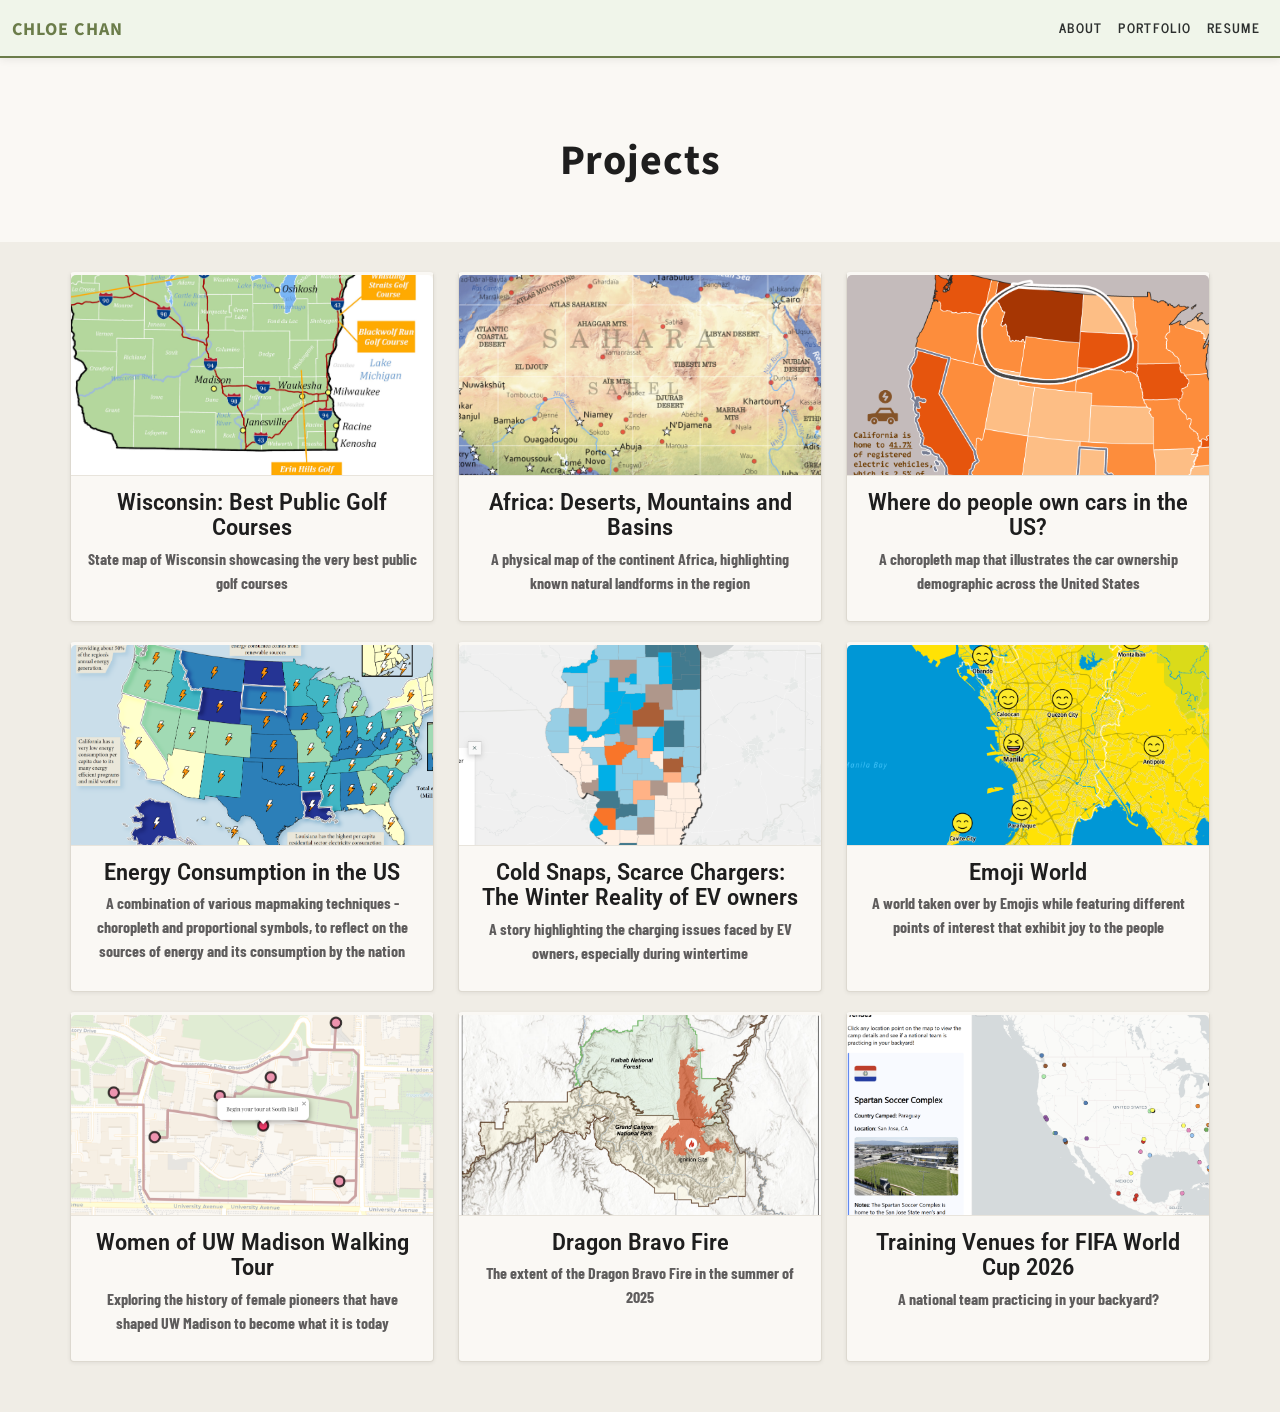
<file: portfolio.html>
<!DOCTYPE html>
<html lang="en">

<head>
    <meta charset="utf-8">
    <meta name="viewport" content="width=device-width, initial-scale=1">
    <title>Chloe Chan</title>
    <link rel="preconnect" href="https://fonts.googleapis.com">
    <link rel="preconnect" href="https://fonts.gstatic.com" crossorigin>
    <link href="https://fonts.googleapis.com/css2?family=Roboto+Condensed:ital,wght@0,100..900;1,100..900&display=swap" rel="stylesheet">
    <link href="https://fonts.googleapis.com/css2?family=Domine:wght@400..700&display=swap" rel="stylesheet">
    <link href="https://fonts.googleapis.com/css2?family=Carrois+Gothic&display=swap" rel="stylesheet">
    <link href="https://fonts.googleapis.com/css2?family=Barlow+Condensed:ital,wght@1,300&display=swap" rel="stylesheet">
    <link href="https://fonts.googleapis.com/css2?family=Roboto:wdth,wght@87.5,600&display=swap" rel="stylesheet">
    
    <!--put your Bootstrap stylesheet links below this comment and above style.css-->
    <link rel="stylesheet" href="css/bootstrap1.min.css">
    <link rel="stylesheet" href="css/style2.css">
</head>

<body>
    <nav class="navbar navbar-expand-lg">
        <div class="container-fluid">
          <a class="navbar-brand" href="index.html">Chloe Chan</a>
          <button class="navbar-toggler" type="button" data-bs-toggle="collapse" data-bs-target="#navbarColor02" aria-controls="navbarColor02" aria-expanded="false" aria-label="Toggle navigation">    
            <span class="navbar-toggler-icon"></span>
        </button>
          <div class="collapse navbar-collapse" id="navbarColor02">
            <ul class="navbar-nav ms-auto">
              <li class="nav-item">
                <a class="nav-link" href="about.html">About</a>
              </li>
              <li class="nav-item">
                <a class="nav-link active" href="portfolio.html">Portfolio</a>
              </li>
              <li class="nav-item">
                <a class="nav-link" href="resume.html">Resume</a>
              </li>
            </ul>
          </div>
        </div>
      </nav>

    <div class="jumbotron">
        <div class="container">
            <h2>Projects</h2>
        </div>
    </div>

    <div class="container">
        <div class="row">
            <div class="col-md-4">
                <div class="card">
                    <a href="portfolio/wisconsin_golf.html">
                        <img class="card-img-top" src="assets/Lab1.png"
                            alt="card img">
                    </a>
                    <div class="card-body">
                        <h4 class="card-title">Wisconsin: Best Public Golf Courses</h4>
                        <b>State map of Wisconsin showcasing the very best public golf courses</b>
                    </br>
                </br>
                    </div>
                </div>
            </div>
            
            <div class="col-md-4">
                <div class="card">
                    <a href="portfolio/africa.html">
                        <img class="card-img-top" src="assets/lab2.png"
                            alt="card img"></a>
                    <div class="card-body">
                        <h4 class="card-title">Africa: Deserts, Mountains and Basins</h4>
                        <b>A physical map of the continent Africa, highlighting known natural landforms in the region</b>
                    </br>
                    </div>
                </div>
            </div>
            <div class="col-md-4">
                <div class="card">
                    <a href="portfolio/car_ownership.html">
                        <img class="card-img-top" src="assets/Lab 3.png"
                            alt="card img"></a>
                    <div class="card-body">
                        <h4 class="card-title">Where do people own cars in the US?</h4>
                        <b>A choropleth map that illustrates the car ownership demographic across the United States</b>
                    </br>
                    </div>
                </div>
            </div>
            <div class="col-md-4">
                <div class="card">
                    <a href="portfolio/energy.html">
                        <img class="card-img-top" src="assets/final.png"
                            alt="card img"></a>
                    <div class="card-body">
                        <h4 class="card-title">Energy Consumption in the US</h4>
                        <b>A combination of various mapmaking techniques - choropleth and proportional symbols, to reflect on the sources of energy and its consumption by the nation</b>
                    </br>
                    </div>
                </div>
            </div>
            <div class="col-md-4">
                <div class="card">
                    <a href="portfolio/ev.html">
                        <img class="card-img-top" src="assets/story.png"
                            alt="card img"></a>
                    <div class="card-body">
                        <h4 class="card-title">Cold Snaps, Scarce Chargers: The Winter Reality of EV owners</h4>
                        <b>A story highlighting the charging issues faced by EV owners, especially during wintertime</b>
                    </br>
                    </div>
                </div>
            </div>
            <div class="col-md-4">
                <div class="card">
                    <a href="portfolio/emoji.html">
                        <img class="card-img-top" src="assets/background7.png"
                            alt="card img"></a>
                    <div class="card-body">
                        <h4 class="card-title">Emoji World</h4>
                        <b>A world taken over by Emojis while featuring different points of interest that exhibit joy to the people</b>
                    </br>
                </br>
                    </div>
                </div>
            </div>
            <div class="col-md-4">
                <div class="card">
                    <a href="https://cc-carto.github.io/uwm_womens_walkingtour/">
                        <img class="card-img-top" src="assets/walk.png"
                            alt="card img"></a>
                    <div class="card-body">
                        <h4 class="card-title">Women of UW Madison Walking Tour</h4>
                        <b>Exploring the history of female pioneers that have shaped UW Madison to become what it is today</b>
                    </br>
                    </div>
                </div>
            </div>
            <div class="col-md-4">
                <div class="card">
                    <a href="portfolio/dbf.html">
                        <img class="card-img-top" src="assets/dbf.png"
                            alt="card img"></a>
                    <div class="card-body">
                        <h4 class="card-title"> Dragon Bravo Fire </h4>
                        <b>The extent of the Dragon Bravo Fire in the summer of 2025</b>
                    </br>
                </br>
            </br>
                    </div>
                </div>
            </div>
            <div class="col-md-4">
                <div class="card">
                    <a href="https://cc-carto.github.io/WorldCup_Practice26/">
                        <img class="card-img-top" src="assets/fifa.png"
                            alt="card img"></a>
                    <div class="card-body">
                        <h4 class="card-title">Training Venues for FIFA World Cup 2026</h4>
                        <b>A national team practicing in your backyard?</b>
                    </br>
                    </br>
                    </div>
                </div>
            </div>
        </div>
    </div>


    <!--put your external script links here-->
    <script type="text/javascript" src="lib/jquery-3.5.1.min.js"></script>
    <script type="text/javascript" src="lib/bootstrap.min.js"></script>
</body>

</html>
</file>
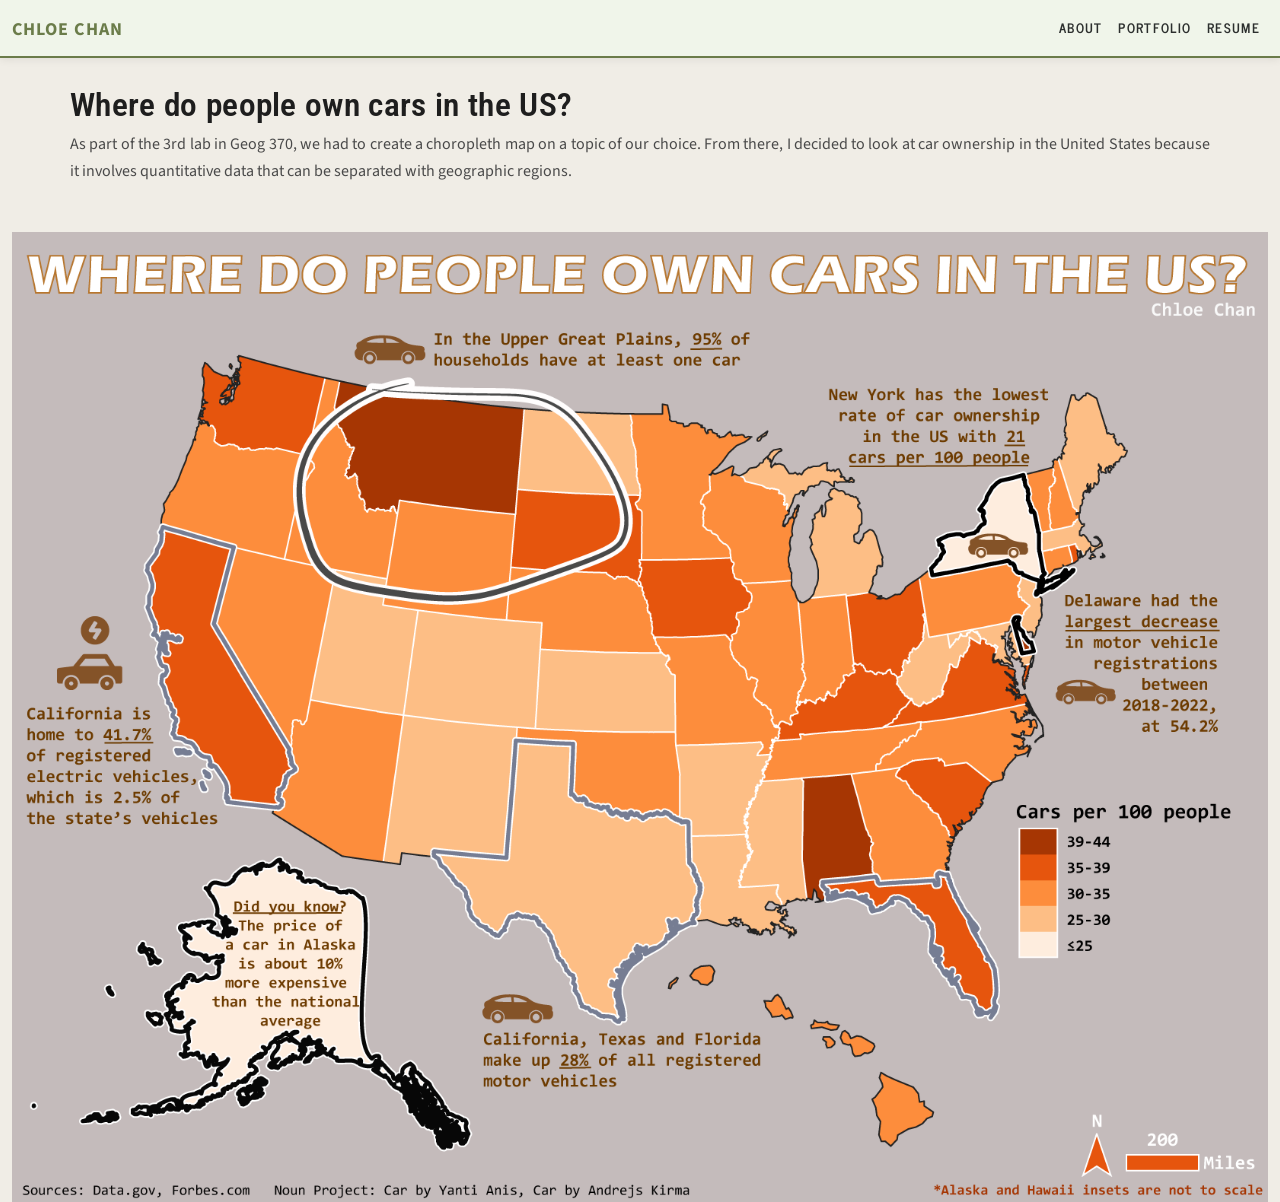
<file: portfolio/car_ownership.html>
<!DOCTYPE html>
<html lang="en">
    
<head>
    <meta charset="utf-8">
    <meta name="viewport" content="width=device-width, initial-scale=1">
    <title>Chloe Chan</title>
    <!-- <link href='https://fonts.googleapis.com/css?family=Montserrat:400,700' rel='stylesheet' type='text/css'> -->
    <link rel="preconnect" href="https://fonts.googleapis.com">
    <link rel="preconnect" href="https://fonts.gstatic.com" crossorigin>
    <link href="https://fonts.googleapis.com/css2?family=Roboto+Condensed:ital,wght@0,100..900;1,100..900&display=swap" rel="stylesheet">
    <link href="https://fonts.googleapis.com/css2?family=Roboto:wdth,wght@82,600&display=swap" rel="stylesheet">
    

    <!--put your Bootstrap stylesheet links below this comment and above style.css-->
    <link rel="stylesheet" href="../css/bootstrap1.min.css">
    <link rel="stylesheet" href="../css/style2.css">
</head>

<body>
    <nav class="navbar navbar-expand-lg">
        <div class="container-fluid">
          <a class="navbar-brand" href="../index.html">Chloe Chan</a>
          <button class="navbar-toggler" type="button" data-bs-toggle="collapse" data-bs-target="#navbarColor02" aria-controls="navbarColor02" aria-expanded="false" aria-label="Toggle navigation">    
            <span class="navbar-toggler-icon"></span>
        </button>
          <div class="collapse navbar-collapse" id="navbarColor02">
            <ul class="navbar-nav ms-auto">
              <li class="nav-item">
                <a class="nav-link" href="../about.html">About</a>
              </li>
              <li class="nav-item">
                <a class="nav-link" href="../portfolio.html">Portfolio</a>
              </li>
              <li class="nav-item">
                <a class="nav-link" href="../resume.html">Resume</a>
              </li>
            </ul>
          </div>
        </div>
      </nav>

    <div class="container">
        <div class="row">
            <div class="col-sm-12 offset-sm-0 col-10 offset-1">
                <h2 class="portfolio-title">Where do people own cars in the US?</h2>
                <p class="portfolio-description">
                    As part of the 3rd lab in Geog 370, we had to create a choropleth map on a topic of our choice. From there, I decided to look at car ownership in the United States because it involves quantitative data that can be separated with geographic regions. 
                </p>
            </div>
        </div>
    </div>
    <div class="container-fluid">
        <div class="row">
            <div class="col-md-12 portfolio-image">
                <a href="../assets/lab33.png"><img src="../assets/lab33.png" alt="car_ownership" class="center-block img-responsive"/></a>
            </div>
        </div>
    </div>

    <!--put your external script links here-->
    <script type="text/javascript" src="../lib/jquery-3.5.1.min.js"></script>
    <script type="text/javascript" src="../lib/bootstrap.min.js"></script>
</body></html>
</file>
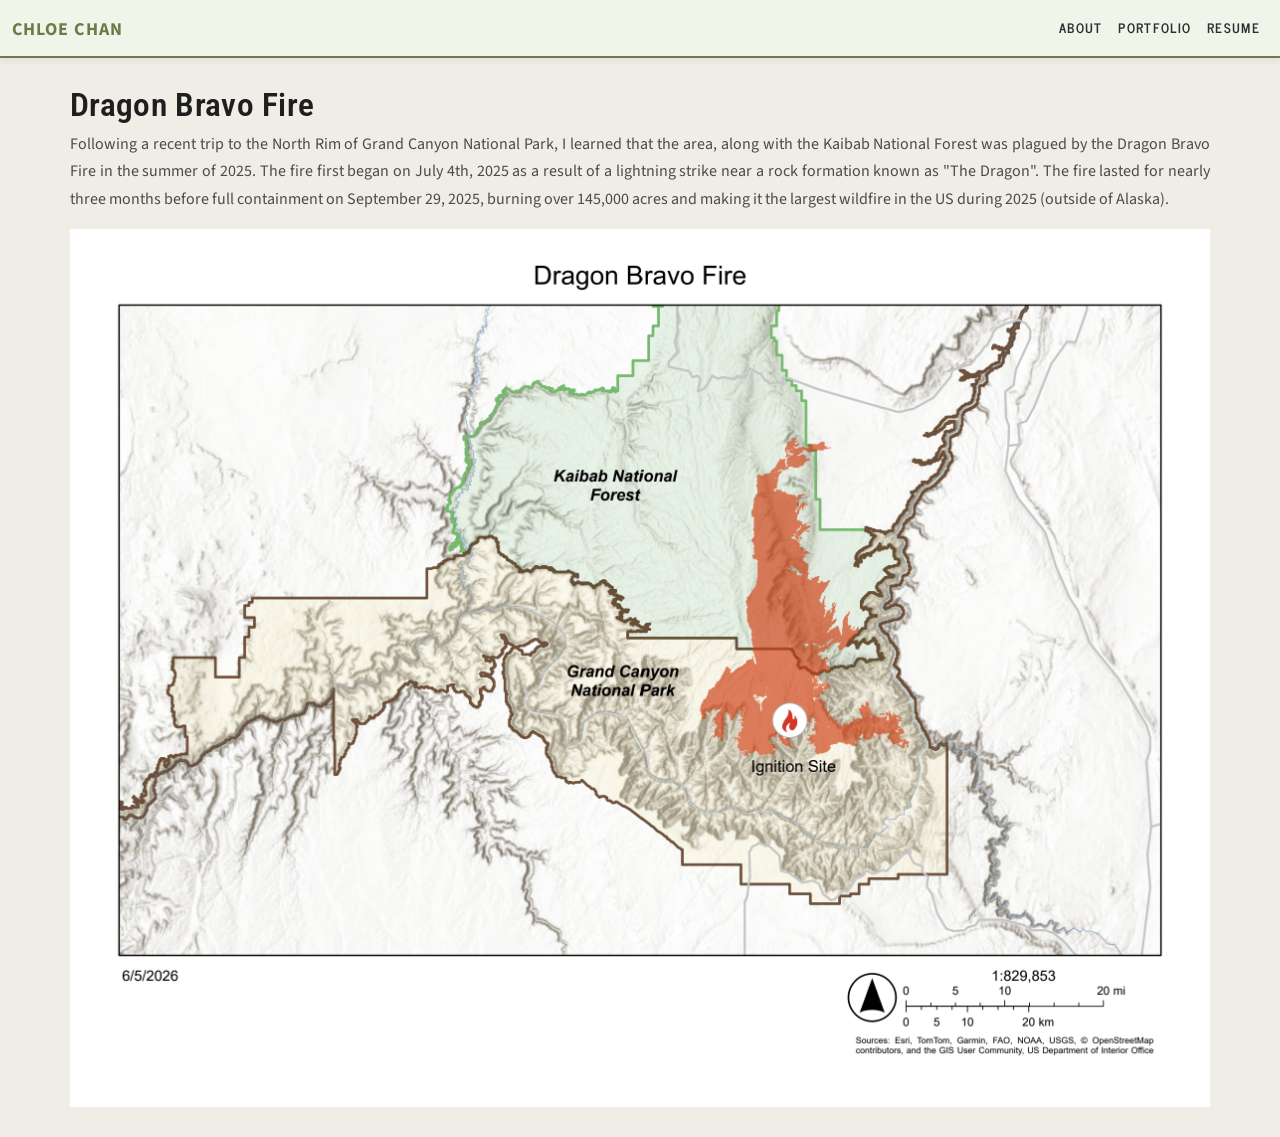
<file: portfolio/dbf.html>
<!DOCTYPE html>
<html lang="en">
    
<head>
    <meta charset="utf-8">
    <meta name="viewport" content="width=device-width, initial-scale=1">
    <title>Chloe Chan</title>
    <!-- <link href='https://fonts.googleapis.com/css?family=Montserrat:400,700' rel='stylesheet' type='text/css'> -->
    <link rel="preconnect" href="https://fonts.googleapis.com">
    <link rel="preconnect" href="https://fonts.gstatic.com" crossorigin>
    <link href="https://fonts.googleapis.com/css2?family=Roboto+Condensed:ital,wght@0,100..900;1,100..900&display=swap" rel="stylesheet">
    <link href="https://fonts.googleapis.com/css2?family=Roboto:wdth,wght@82,600&display=swap" rel="stylesheet">
    

    <!--put your Bootstrap stylesheet links below this comment and above style.css-->
    <link rel="stylesheet" href="../css/bootstrap1.min.css">
    <link rel="stylesheet" href="../css/style2.css">
</head>

<body>
    <nav class="navbar navbar-expand-lg">
        <div class="container-fluid">
          <a class="navbar-brand" href="../index.html">Chloe Chan</a>
          <button class="navbar-toggler" type="button" data-bs-toggle="collapse" data-bs-target="#navbarColor02" aria-controls="navbarColor02" aria-expanded="false" aria-label="Toggle navigation">    
            <span class="navbar-toggler-icon"></span>
        </button>
          <div class="collapse navbar-collapse" id="navbarColor02">
            <ul class="navbar-nav ms-auto">
              <li class="nav-item">
                <a class="nav-link" href="../about.html">About</a>
              </li>
              <li class="nav-item">
                <a class="nav-link" href="../portfolio.html">Portfolio</a>
              </li>
              <li class="nav-item">
                <a class="nav-link" href="../resume.html">Resume</a>
              </li>
            </ul>
          </div>
        </div>
      </nav>

    <div class="container">
        <div class="row">
            <div class="col-sm-12 offset-sm-0 col-10 offset-1">
                <h2 class="portfolio-title">Dragon Bravo Fire</h2>
                <p class="portfolio-description">
                  Following a recent trip to the North Rim of Grand Canyon National Park, I learned that the area, along with the Kaibab National Forest
                  was plagued by the Dragon Bravo Fire in the summer of 2025. The fire first began on July 4th, 2025 as a result of a lightning strike 
                  near a rock formation known as "The Dragon". The fire lasted for nearly three months before full containment on September 29, 2025,
                  burning over 145,000 acres and making it the largest wildfire in the US during 2025 (outside of Alaska).
                </p>
            </div>
        </div>
        <div class="row">
            <div class="col-md-12 portfolio-image">
                <a href="../assets/dbf2.png"><img src="../assets/dbf2.png" alt="Dragon Bravo Fire" class="center-block img-responsive" width="100%" /></a>
            </div>
        </div>
    </div>

    <!--put your external script links here-->
    <script type="text/javascript" src="../lib/jquery-3.5.1.min.js"></script>
    <script type="text/javascript" src="../lib/bootstrap.min.js"></script>
</body></html>
</file>
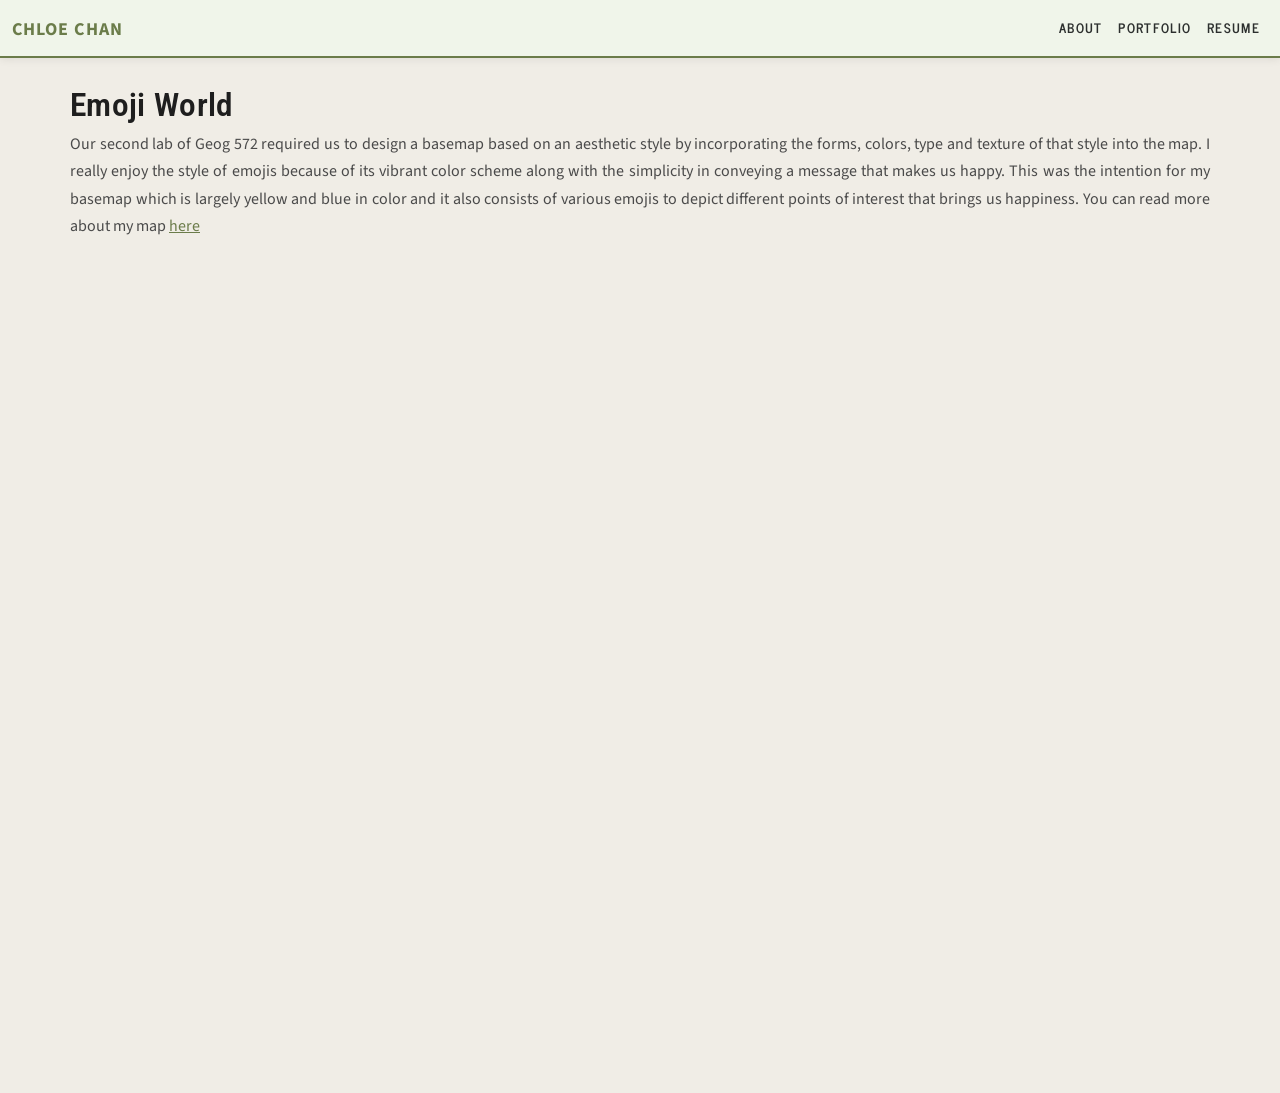
<file: portfolio/emoji.html>
<!DOCTYPE html>
<html lang="en">
    
<head>
    <meta charset="utf-8">
    <meta name="viewport" content="width=device-width, initial-scale=1">
    <title>Chloe Chan</title>
    <!-- <link href='https://fonts.googleapis.com/css?family=Montserrat:400,700' rel='stylesheet' type='text/css'> -->
    <link rel="preconnect" href="https://fonts.googleapis.com">
    <link rel="preconnect" href="https://fonts.gstatic.com" crossorigin>
    <link href="https://fonts.googleapis.com/css2?family=Roboto+Condensed:ital,wght@0,100..900;1,100..900&display=swap" rel="stylesheet">
    <link href="https://fonts.googleapis.com/css2?family=Roboto:wdth,wght@82,600&display=swap" rel="stylesheet">
    

    <!--put your Bootstrap stylesheet links below this comment and above style.css-->
    <link rel="stylesheet" href="../css/bootstrap1.min.css">
    <link rel="stylesheet" href="../css/style2.css">
</head>

<body>
    <nav class="navbar navbar-expand-lg">
        <div class="container-fluid">
          <a class="navbar-brand" href="../index.html">Chloe Chan</a>
          <button class="navbar-toggler" type="button" data-bs-toggle="collapse" data-bs-target="#navbarColor02" aria-controls="navbarColor02" aria-expanded="false" aria-label="Toggle navigation">    
            <span class="navbar-toggler-icon"></span>
        </button>
          <div class="collapse navbar-collapse" id="navbarColor02">
            <ul class="navbar-nav ms-auto">
              <li class="nav-item">
                <a class="nav-link" href="../about.html">About</a>
              </li>
              <li class="nav-item">
                <a class="nav-link" href="../portfolio.html">Portfolio</a>
              </li>
              <li class="nav-item">
                <a class="nav-link" href="../resume.html">Resume</a>
              </li>
            </ul>
          </div>
        </div>
      </nav>

    <div class="container">
        <div class="row">
            <div class="col-sm-12 offset-sm-0 col-10 offset-1">
                <h2 class="portfolio-title">Emoji World</h2>
                <p class="portfolio-description">
                  Our second lab of Geog 572 required us to design a basemap based on an aesthetic style by incorporating the forms, colors, type and texture of that style into the map. I really enjoy the style of emojis because of its vibrant color scheme along with the simplicity in conveying a message that makes us happy. This was the intention for my basemap which is largely yellow and blue in color and it also consists of various emojis to depict different points of interest that brings us happiness. You can read more about my map <a href="https://cc-carto.github.io/emoji_world/" target='_blank'>here</a>
                </p>
            </div>
        </div>
        <div class="row">
          <div class="col col-md-10 offset-md-1 col-sm-10 offset-sm-1 col-10 offset-1">
              <iframe width="100%" height="800px" src="https://api.mapbox.com/styles/v1/cchan76/cm29cfej2001z01qkbz9mgbx9.html?title=view&access_token=pk.eyJ1IjoiY2NoYW43NiIsImEiOiJjbXRucGhleTkwZ3ZuMzRtcnFvbGxwNDhyIn0._H8lfEY6-VguMv4gROD-PA&zoomwheel=true&fresh=true#10.45/41.8693/-87.6329"></iframe>
            </div>
        </div>
    </div>

    <!--put your external script links here-->
    <script type="text/javascript" src="../lib/jquery-3.5.1.min.js"></script>
    <script type="text/javascript" src="../lib/bootstrap.min.js"></script>
</body></html>
</file>
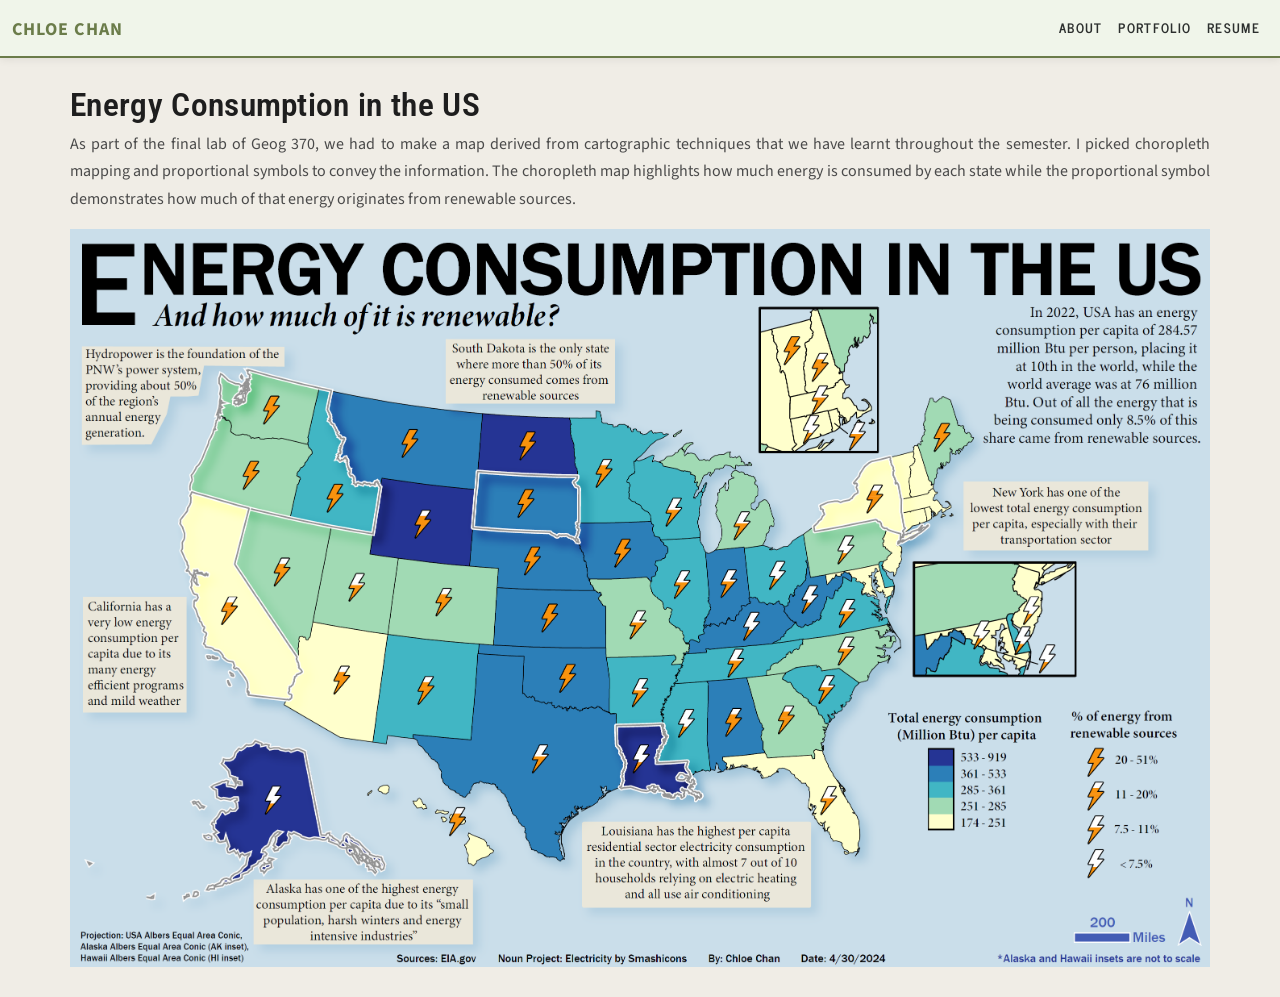
<file: portfolio/energy.html>
<!DOCTYPE html>
<html lang="en">
    
<head>
    <meta charset="utf-8">
    <meta name="viewport" content="width=device-width, initial-scale=1">
    <title>Chloe Chan</title>
    <!-- <link href='https://fonts.googleapis.com/css?family=Montserrat:400,700' rel='stylesheet' type='text/css'> -->
    <link rel="preconnect" href="https://fonts.googleapis.com">
    <link rel="preconnect" href="https://fonts.gstatic.com" crossorigin>
    <link href="https://fonts.googleapis.com/css2?family=Roboto+Condensed:ital,wght@0,100..900;1,100..900&display=swap" rel="stylesheet">
    <link href="https://fonts.googleapis.com/css2?family=Roboto:wdth,wght@82,600&display=swap" rel="stylesheet">
    

    <!--put your Bootstrap stylesheet links below this comment and above style.css-->
    <link rel="stylesheet" href="../css/bootstrap1.min.css">
    <link rel="stylesheet" href="../css/style2.css">
</head>

<body>
    <nav class="navbar navbar-expand-lg">
        <div class="container-fluid">
          <a class="navbar-brand" href="../index.html">Chloe Chan</a>
          <button class="navbar-toggler" type="button" data-bs-toggle="collapse" data-bs-target="#navbarColor02" aria-controls="navbarColor02" aria-expanded="false" aria-label="Toggle navigation">    
            <span class="navbar-toggler-icon"></span>
        </button>
          <div class="collapse navbar-collapse" id="navbarColor02">
            <ul class="navbar-nav ms-auto">
              <li class="nav-item">
                <a class="nav-link" href="../about.html">About</a>
              </li>
              <li class="nav-item">
                <a class="nav-link" href="../portfolio.html">Portfolio</a>
              </li>
              <li class="nav-item">
                <a class="nav-link" href="../resume.html">Resume</a>
              </li>
            </ul>
          </div>
        </div>
      </nav>

    <div class="container">
        <div class="row">
            <div class="col-sm-12 offset-sm-0 col-10 offset-1">
                <h2 class="portfolio-title">Energy Consumption in the US</h2>
                <p class="portfolio-description">
                   As part of the final lab of Geog 370, we had to make a map derived from cartographic techniques that we have learnt throughout the semester. I picked choropleth mapping and proportional symbols to convey the information. The choropleth map highlights how much energy is consumed by each state while the proportional symbol demonstrates how much of that energy originates from renewable sources.
                </p>
            </div>
        </div>
        <div class="row">
            <div class="col-md-12 portfolio-image">
                <a href="../assets/final1.png"><img src="../assets/final1.png" alt="energy" class="center-block img-responsive" width="100%" /></a>
            </div>
        </div>
    </div>

    <!--put your external script links here-->
    <script type="text/javascript" src="../lib/jquery-3.5.1.min.js"></script>
    <script type="text/javascript" src="../lib/bootstrap.min.js"></script>
</body></html>
</file>
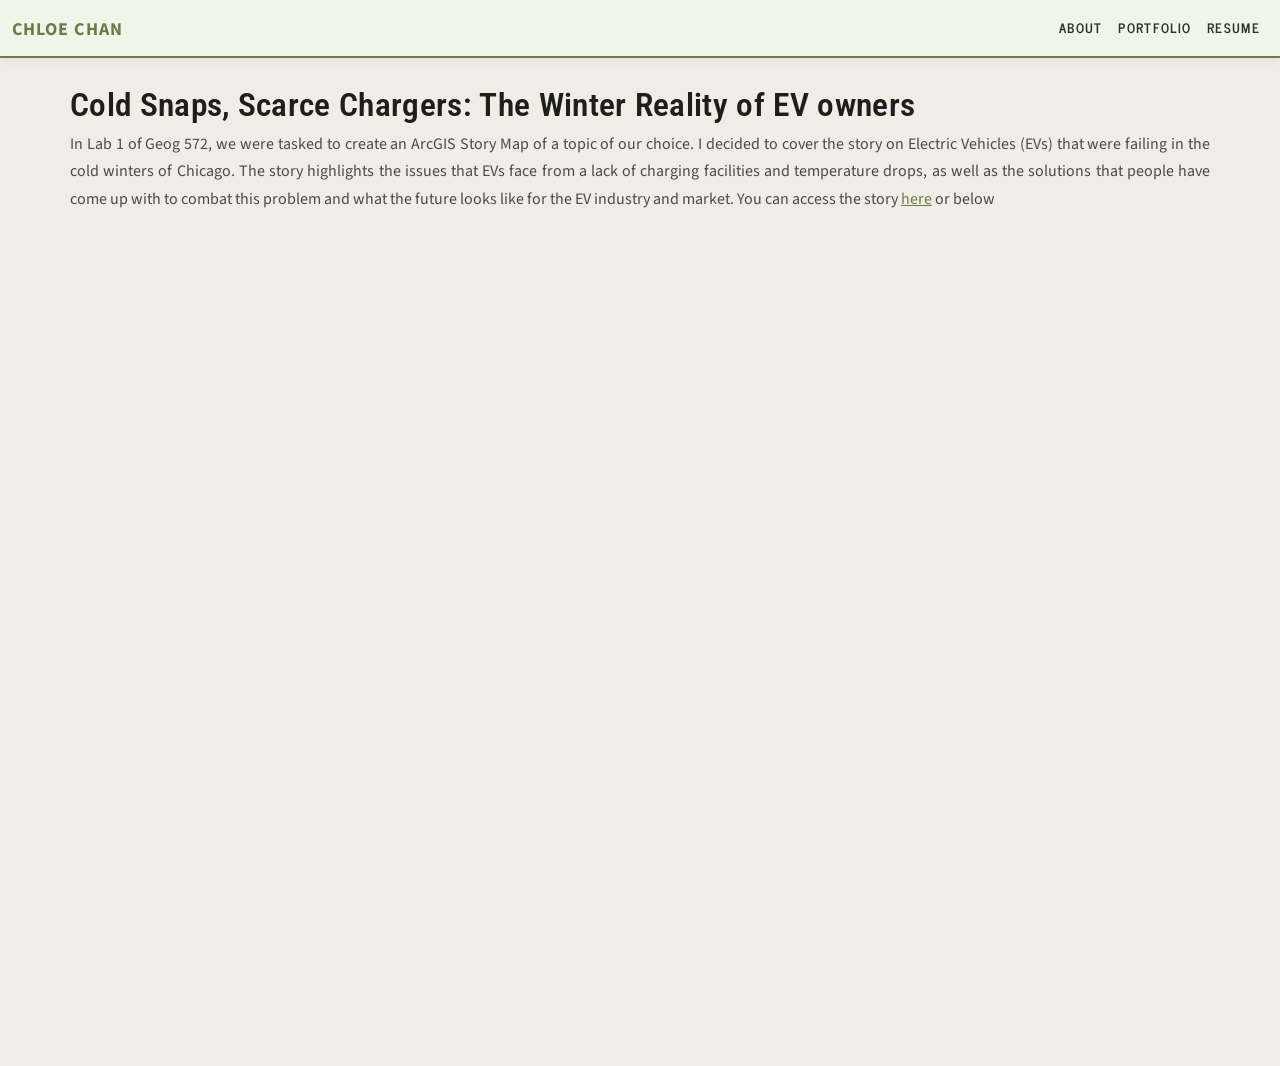
<file: portfolio/ev.html>
<!DOCTYPE html>
<html lang="en">
    
<head>
    <meta charset="utf-8">
    <meta name="viewport" content="width=device-width, initial-scale=1">
    <title>Chloe Chan</title>
    <!-- <link href='https://fonts.googleapis.com/css?family=Montserrat:400,700' rel='stylesheet' type='text/css'> -->
    <link rel="preconnect" href="https://fonts.googleapis.com">
    <link rel="preconnect" href="https://fonts.gstatic.com" crossorigin>
    <link href="https://fonts.googleapis.com/css2?family=Roboto+Condensed:ital,wght@0,100..900;1,100..900&display=swap" rel="stylesheet">
    <link href="https://fonts.googleapis.com/css2?family=Roboto:wdth,wght@82,600&display=swap" rel="stylesheet">
    

    <!--put your Bootstrap stylesheet links below this comment and above style.css-->
    <link rel="stylesheet" href="../css/bootstrap1.min.css">
    <link rel="stylesheet" href="../css/style2.css">
</head>

<body>
    <nav class="navbar navbar-expand-lg">
        <div class="container-fluid">
          <a class="navbar-brand" href="../index.html">Chloe Chan</a>
          <button class="navbar-toggler" type="button" data-bs-toggle="collapse" data-bs-target="#navbarColor02" aria-controls="navbarColor02" aria-expanded="false" aria-label="Toggle navigation">    
            <span class="navbar-toggler-icon"></span>
        </button>
          <div class="collapse navbar-collapse" id="navbarColor02">
            <ul class="navbar-nav ms-auto">
              <li class="nav-item">
                <a class="nav-link" href="../about.html">About</a>
              </li>
              <li class="nav-item">
                <a class="nav-link" href="../portfolio.html">Portfolio</a>
              </li>
              <li class="nav-item">
                <a class="nav-link" href="../resume.html">Resume</a>
              </li>
            </ul>
          </div>
        </div>
      </nav>

    <div class="container">
        <div class="row">
            <div class="col-sm-12 offset-sm-0 col-10 offset-1">
                <h2 class="portfolio-title">Cold Snaps, Scarce Chargers: The Winter Reality of EV owners</h2>
                <p class="portfolio-description">
                  In Lab 1 of Geog 572, we were tasked to create an ArcGIS Story Map of a topic of our choice. I decided to cover the story on Electric Vehicles (EVs) that were failing in the cold winters of Chicago. The story highlights the issues that EVs face from a lack of charging facilities and temperature drops, as well as the solutions that people have come up with to combat this problem and what the future looks like for the EV industry and market. You can access the story <a href="https://arcg.is/0Pvfvy" target='_blank'>here</a> or below
                </p>
            </div>
            <div class="row justify-content-center">
      <div class="col-lg-1 col-md-1 col-sm-0 col-0"></div>
      <div class="col-lg-10 col-md-10 col-sm-10 col-10">
        <iframe width="100%" height="800px" src="https://arcg.is/0Pvfvy"></iframe>
    </div>
      <div class="col-lg-1 col-md-1 col-sm-0 col-0"></div>
</div>
        </div>
    </div>

    <!--put your external script links here-->
    <script type="text/javascript" src="../lib/jquery-3.5.1.min.js"></script>
    <script type="text/javascript" src="../lib/bootstrap.min.js"></script>
</body></html>
</file>
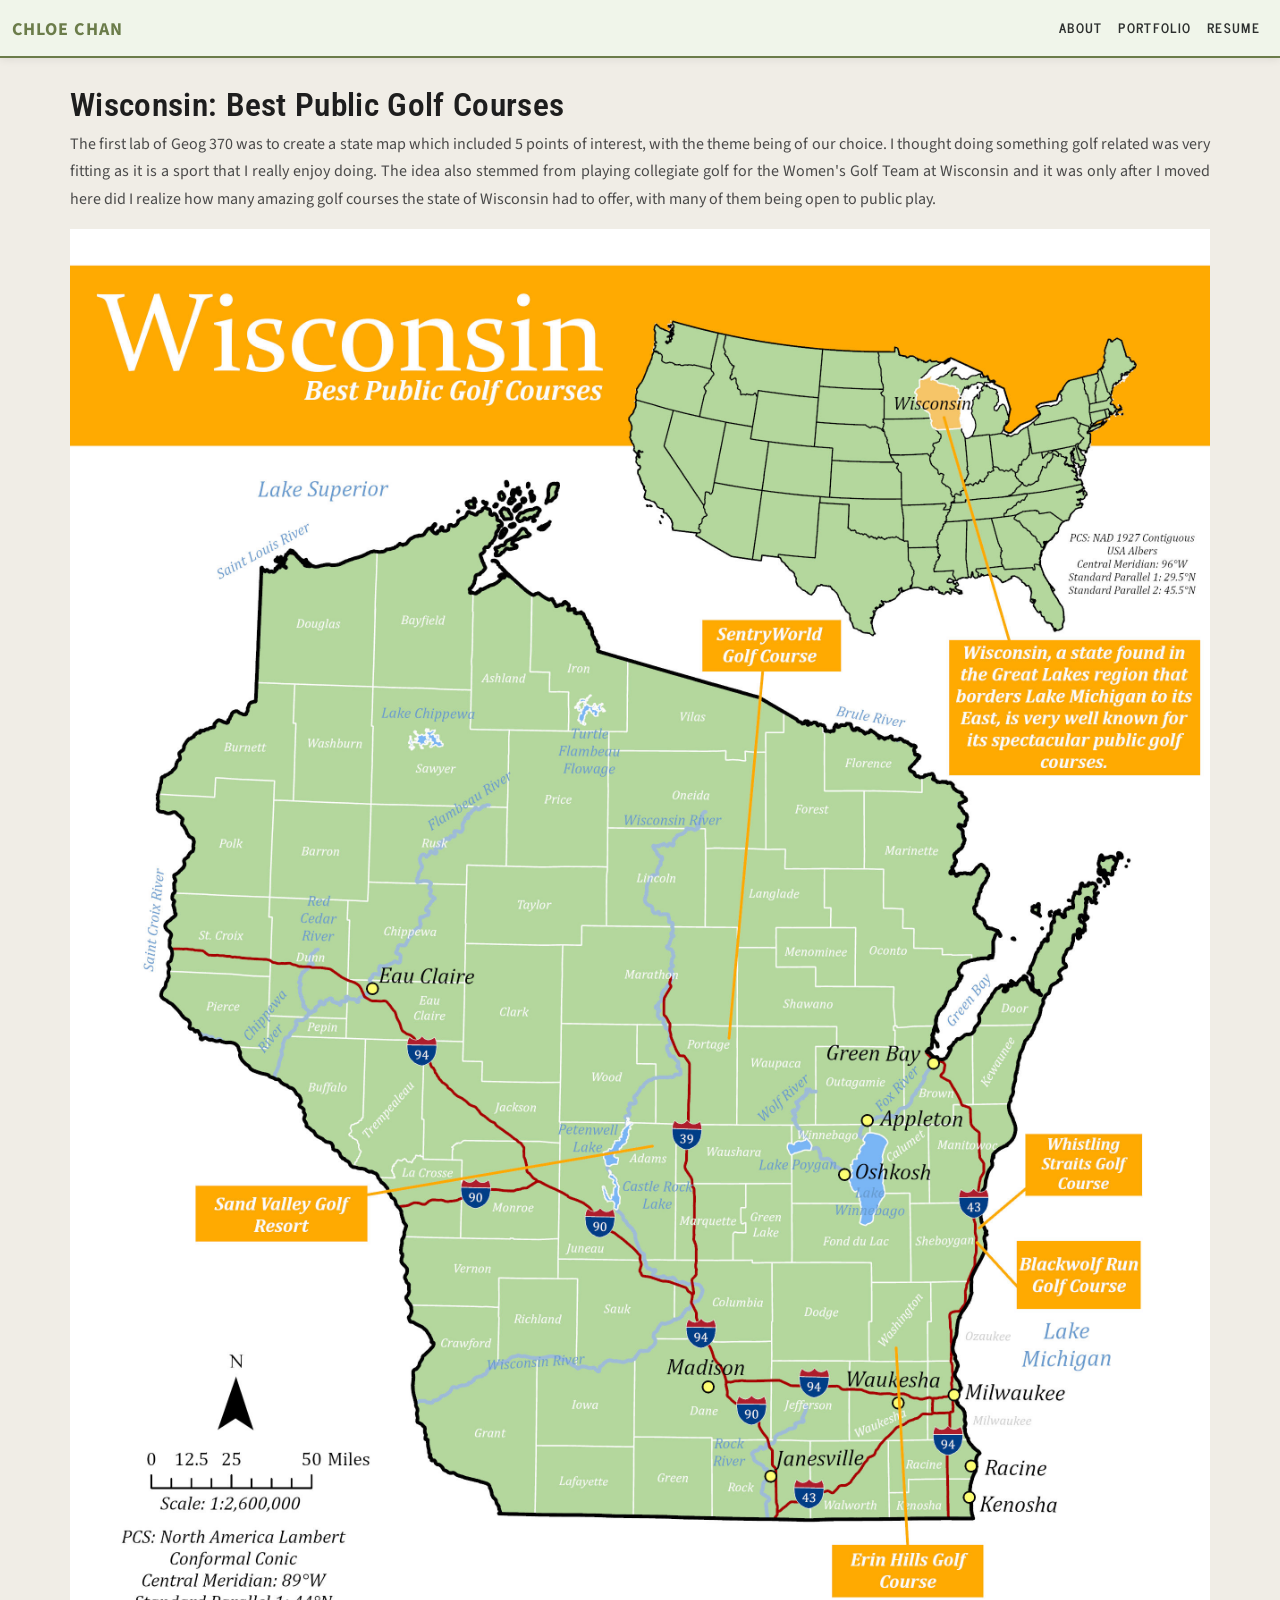
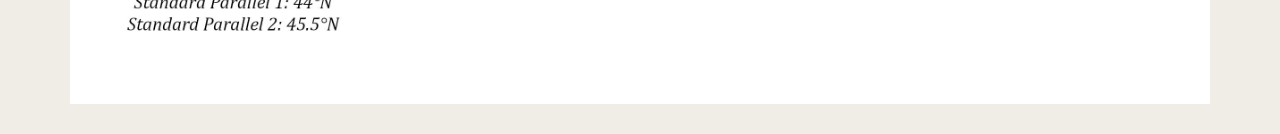
<file: portfolio/wisconsin_golf.html>
<!DOCTYPE html>
<html lang="en">
    
<head>
    <meta charset="utf-8">
    <meta name="viewport" content="width=device-width, initial-scale=1">
    <title>Chloe Chan</title>
    <!-- <link href='https://fonts.googleapis.com/css?family=Montserrat:400,700' rel='stylesheet' type='text/css'> -->
    <link rel="preconnect" href="https://fonts.googleapis.com">
    <link rel="preconnect" href="https://fonts.gstatic.com" crossorigin>
    <link href="https://fonts.googleapis.com/css2?family=Roboto+Condensed:ital,wght@0,100..900;1,100..900&display=swap" rel="stylesheet">
    <link href="https://fonts.googleapis.com/css2?family=Roboto:wdth,wght@82,600&display=swap" rel="stylesheet">
    

    <!--put your Bootstrap stylesheet links below this comment and above style.css-->
    <link rel="stylesheet" href="../css/bootstrap1.min.css">
    <link rel="stylesheet" href="../css/style2.css">
</head>

<body>
    <nav class="navbar navbar-expand-lg">
        <div class="container-fluid">
          <a class="navbar-brand" href="../index.html">Chloe Chan</a>
          <button class="navbar-toggler" type="button" data-bs-toggle="collapse" data-bs-target="#navbarColor02" aria-controls="navbarColor02" aria-expanded="false" aria-label="Toggle navigation">    
            <span class="navbar-toggler-icon"></span>
        </button>
          <div class="collapse navbar-collapse" id="navbarColor02">
            <ul class="navbar-nav ms-auto">
              <li class="nav-item">
                <a class="nav-link" href="../about.html">About</a>
              </li>
              <li class="nav-item">
                <a class="nav-link" href="../portfolio.html">Portfolio</a>
              </li>
              <li class="nav-item">
                <a class="nav-link" href="../resume.html">Resume</a>
              </li>
            </ul>
          </div>
        </div>
      </nav>

    <div class="container">
        <div class="row">
            <div class="col-sm-12 offset-sm-0 col-10 offset-1">
                <h2 class="portfolio-title">Wisconsin: Best Public Golf Courses</h2>
                <p class="portfolio-description">
                   The first lab of Geog 370 was to create a state map which included 5 points of interest, with the theme being of our choice. I thought doing something golf related was very fitting as it is a sport that I really enjoy doing. The idea also stemmed from playing collegiate golf for the Women's Golf Team at Wisconsin and it was only after I moved here did I realize how many amazing golf courses the state of Wisconsin had to offer, with many of them being open to public play.
                </p>
            </div>
        </div>
        <div class="row">
            <div class="col-md-12 portfolio-image">
                <a href="../assets/Lab11.png"><img src="../assets/Lab11.png" alt="Wisconsin - Best Public Golf Courses" class="center-block img-responsive" width="100%" /></a>
            </div>
        </div>
    </div>

    <!--put your external script links here-->
    <script type="text/javascript" src="../lib/jquery-3.5.1.min.js"></script>
    <script type="text/javascript" src="../lib/bootstrap.min.js"></script>
</body></html>
</file>
<file: css/style2.css>
@import url('https://fonts.googleapis.com/css2?family=Playfair+Display:wght@700&family=Source+Sans+3:wght@400;600&display=swap');

.barlow-condensed-light-italic {
  font-family: "Barlow Condensed", sans-serif;
  font-weight: 300;
  font-style: italic;
}


/* ── Base ── */
body {
    font-family: 'Source Sans 3', sans-serif;
    background-color: #f0ede6;
    color: #2e2e2e;
}

p {
    font-size: 17px;
    font-family: 'Source Sans 3', sans-serif;
    color: #4a4a4a;
    line-height: 1.7;
}

a { color: #6b7c4a; }
a:hover { color: #4e5c34; text-decoration: none; }

hr { border-color: #d4cfc6; border-width: 1px; }

.container { padding: 30px 0; }

/* ── Navbar ── */
.navbar {
    background-color: #f0f5ea;
    border-bottom: 2px solid #6b7c4a;
    border-radius: 0;
    box-shadow: 0 2px 8px rgba(0,0,0,0.07);
}

.navbar-brand {
    color: #6b7c4a !important;
    font-family: 'Source Sans 3', sans-serif;
    font-size: 18px;
    font-weight: 700;
    letter-spacing: 0.06em;
    text-transform: uppercase;
}

.navbar-brand:hover,
.navbar-brand:focus {
    color: #4e5c34 !important;
}

.navbar-nav .nav-link {
    color: #2c2f2e !important;
    font-size: 13px;
    font-weight: 600;
    letter-spacing: 0.1em;
    text-transform: uppercase;
    padding: 10px 16px;
    transition: color 0.15s;
}

.navbar-nav .nav-link:hover,
.navbar-nav .nav-link:focus {
    color: #6b7c4a !important;
}

.navbar-toggler {
    border: 1px solid #6b7c4a;
    border-radius: 4px;
    background-color: transparent !important;
    padding: 4px 10px;
}

.navbar-toggler-icon {
    background-image: url("data:image/svg+xml,%3csvg xmlns='http://www.w3.org/2000/svg' viewBox='0 0 30 30'%3e%3cpath stroke='%236b7c4a' stroke-linecap='round' stroke-miterlimit='10' stroke-width='2' d='M4 7h22M4 15h22M4 23h22'/%3e%3c/svg%3e");
}

.navbar-toggler:hover {
    background-color: #6b7c4a !important;
}

/* ── Jumbotron / Hero ── */
.jumbotron {
    background-color: #faf8f4;;
    text-align: center;
    color: #2c2f2e;
    padding: 50px 20px 20px;
    border-radius: 0;
}

.jumbotron h2 {
    font-family: 'Source Sans 3', sans-serif;
    font-size: 42px;
    font-weight: 700;
    color: #1e1e1e;
    letter-spacing: 0.02em;
}

.jumbotron p {
    color: #4a4a4a;
    font-size: 18px;
}

/* ── Section headings ── */
h1, h2, h3, h4, h5, h6 {
    font-family: 'Playfair Display', serif;
    font-weight: 700;
    color: #1e1e1e;
}

h2 {
    font-size: 32px;
    letter-spacing: 0.01em;
}

.resume h3 {
    font-size: 20px;
    border-bottom: 2px solid #6b7c4a;
    padding-bottom: 6px;
    margin-bottom: 16px;
    color: #2c2f2e;
}

/* ── Cards ── */
.card {
    background-color: #faf8f4;
    border: 1px solid #ddd9d0;
    border-radius: 4px;
    width: 100%;
    margin-bottom: 20px;
    box-shadow: 0 1px 4px rgba(0,0,0,0.07);
    transition: transform 0.18s ease, box-shadow 0.18s ease, border-top-color 0.18s ease;
    overflow: hidden;
    border-top: 3px solid transparent;
    height: 350px;
}

.card:hover {
    transform: translateY(-5px);
    box-shadow: 0 12px 32px rgba(0,0,0,0.11);
    border: 1px solid #6b7c4a;
}

.card-body {
    font-family: 'Barlow Condensed', sans-serif;
    color:#5e5c5c;
    padding: 14px 16px 18px;
    border-top: 1px solid #e8e4dc;
    text-align: center;
}

.card-title {
    font-family: 'Roboto', sans-serif;
    font-optical-sizing: auto;
    font-size: 23px;
    font-weight: 600;
    color: #1e1e1e;
    text-align: center;
    font-style: normal;
    margin-bottom: 6px;
    font-variation-settings:
    "wdth" 87.5;
}

.card img {
    width: 100%;
    height: 200px;
    object-fit: cover;
    display: block;
}

.card-text, .card-body p {
    font-family: 'Source Sans 3', sans-serif;
    font-size: 13px;
    font-style: italic;
    color: #777;
    text-align: center;
    margin-bottom: 0;
    line-height: 1.5;
}

/* ── Primary button ── */
.btn.btn-primary {
    background-color: #6b7c4a;
    border-color: #6b7c4a;
    color: #f0ede6;
    font-family: 'Source Sans 3', sans-serif;
    font-weight: 600;
    font-size: 15px;
    letter-spacing: 0.04em;
    padding: 10px 28px;
    border-radius: 4px;
    transition: background-color 0.15s, border-color 0.15s;
    position: static;
    transform: none;
    top: auto;
    left: auto;
}

.image-container {
    display: flex;
    justify-content: center;
    align-items: center;
    padding: 15px 20px 350px;
    background-color: #faf8f4; /* matches jumbotron so there's no seam */
}

#view-button {
    position: static;
    transform: none;
}

.btn.btn-primary:hover,
.btn.btn-primary:focus {
    background-color: #4e5c34;
    border-color: #4e5c34;
    color: #f0ede6;
}

/* ── Portfolio text ── */
.portfolio-description {
    text-align: justify;
    font-family: 'Source Sans 3', sans-serif;
    font-size: 16px;
    color: #4a4a4a;
}

.portfolio-title {
    color: #1e1e1e;
    font-family: 'Roboto', sans-serif;
      font-optical-sizing: auto;
  font-weight: 600;
  font-style: normal;
  font-variation-settings:
    "wdth" 82;
}

/* ── Image ── */
.img-responsive {
    width: 100%;
    max-width: 100%;
    height: auto;
}

/* ── Section divider label (like "Projects") ── */
.section-label {
    text-align: center;
    font-family: 'Playfair Display', serif;
    font-size: 13px;
    font-weight: 700;
    letter-spacing: 0.18em;
    text-transform: uppercase;
    color: #6b7c4a;
    margin-bottom: 32px;
}

.section-label::before,
.section-label::after {
    content: '——';
    margin: 0 12px;
    color: #b8b4aa;
}

/* ── Mobile ── */
@media only screen and (max-width: 576px) {
    #view-button { font-size: 12px; padding: 10px 12px; }
    .jumbotron h2 { font-size: 28px; }
    .navbar-brand { font-size: 15px; }
}
</file>
<file: css/bootstrap1.min.css>
@charset "UTF-8";/*!
 * Bootswatch v5.3.3 (https://bootswatch.com)
 * Theme: journal
 * Copyright 2012-2024 Thomas Park
 * Licensed under MIT
 * Based on Bootstrap
*//*!
 * Bootstrap  v5.3.3 (https://getbootstrap.com/)
 * Copyright 2011-2024 The Bootstrap Authors
 * Licensed under MIT (https://github.com/twbs/bootstrap/blob/main/LICENSE)
 */@import url(https://fonts.googleapis.com/css2?family=News+Cycle:wght@400;700&display=swap);:root,[data-bs-theme=light]{--bs-blue:#eb6864;--bs-indigo:#6610f2;--bs-purple:#6f42c1;--bs-pink:#e83e8c;--bs-red:#f57a00;--bs-orange:#fd7e14;--bs-yellow:#f5e625;--bs-green:#22b24c;--bs-teal:#20c997;--bs-cyan:#369;--bs-black:#000;--bs-white:#fff;--bs-gray:#777;--bs-gray-dark:#333;--bs-gray-100:#f8f9fa;--bs-gray-200:#eee;--bs-gray-300:#dee2e6;--bs-gray-400:#ced4da;--bs-gray-500:#aaa;--bs-gray-600:#777;--bs-gray-700:#495057;--bs-gray-800:#333;--bs-gray-900:#222;--bs-primary:#eb6864;--bs-secondary:#aaa;--bs-success:#22b24c;--bs-info:#369;--bs-warning:#f5e625;--bs-danger:#f57a00;--bs-light:#f8f9fa;--bs-dark:#222;--bs-primary-rgb:235,104,100;--bs-secondary-rgb:170,170,170;--bs-success-rgb:34,178,76;--bs-info-rgb:51,102,153;--bs-warning-rgb:245,230,37;--bs-danger-rgb:245,122,0;--bs-light-rgb:248,249,250;--bs-dark-rgb:34,34,34;--bs-primary-text-emphasis:#5e2a28;--bs-secondary-text-emphasis:#444444;--bs-success-text-emphasis:#0e471e;--bs-info-text-emphasis:#14293d;--bs-warning-text-emphasis:#625c0f;--bs-danger-text-emphasis:#623100;--bs-light-text-emphasis:#495057;--bs-dark-text-emphasis:#495057;--bs-primary-bg-subtle:#fbe1e0;--bs-secondary-bg-subtle:#eeeeee;--bs-success-bg-subtle:#d3f0db;--bs-info-bg-subtle:#d6e0eb;--bs-warning-bg-subtle:#fdfad3;--bs-danger-bg-subtle:#fde4cc;--bs-light-bg-subtle:#fcfcfd;--bs-dark-bg-subtle:#ced4da;--bs-primary-border-subtle:#f7c3c1;--bs-secondary-border-subtle:#dddddd;--bs-success-border-subtle:#a7e0b7;--bs-info-border-subtle:#adc2d6;--bs-warning-border-subtle:#fbf5a8;--bs-danger-border-subtle:#fbca99;--bs-light-border-subtle:#eee;--bs-dark-border-subtle:#aaa;--bs-white-rgb:255,255,255;--bs-black-rgb:0,0,0;--bs-font-sans-serif:system-ui,-apple-system,"Segoe UI",Roboto,"Helvetica Neue","Noto Sans","Liberation Sans",Arial,sans-serif,"Apple Color Emoji","Segoe UI Emoji","Segoe UI Symbol","Noto Color Emoji";--bs-font-monospace:SFMono-Regular,Menlo,Monaco,Consolas,"Liberation Mono","Courier New",monospace;--bs-gradient:linear-gradient(180deg, rgba(255, 255, 255, 0.15), rgba(255, 255, 255, 0));--bs-body-font-family:var(--bs-font-sans-serif);--bs-body-font-size:1rem;--bs-body-font-weight:400;--bs-body-line-height:1.5;--bs-body-color:#222;--bs-body-color-rgb:34,34,34;--bs-body-bg:#fff;--bs-body-bg-rgb:255,255,255;--bs-emphasis-color:#000;--bs-emphasis-color-rgb:0,0,0;--bs-secondary-color:rgba(34, 34, 34, 0.75);--bs-secondary-color-rgb:34,34,34;--bs-secondary-bg:#eee;--bs-secondary-bg-rgb:238,238,238;--bs-tertiary-color:rgba(34, 34, 34, 0.5);--bs-tertiary-color-rgb:34,34,34;--bs-tertiary-bg:#f8f9fa;--bs-tertiary-bg-rgb:248,249,250;--bs-heading-color:inherit;--bs-link-color:#eb6864;--bs-link-color-rgb:235,104,100;--bs-link-decoration:underline;--bs-link-hover-color:#bc5350;--bs-link-hover-color-rgb:188,83,80;--bs-code-color:#e83e8c;--bs-highlight-color:#222;--bs-highlight-bg:#fdfad3;--bs-border-width:1px;--bs-border-style:solid;--bs-border-color:#dee2e6;--bs-border-color-translucent:rgba(0, 0, 0, 0.175);--bs-border-radius:0.375rem;--bs-border-radius-sm:0.25rem;--bs-border-radius-lg:0.5rem;--bs-border-radius-xl:1rem;--bs-border-radius-xxl:2rem;--bs-border-radius-2xl:var(--bs-border-radius-xxl);--bs-border-radius-pill:50rem;--bs-box-shadow:0 0.5rem 1rem rgba(0, 0, 0, 0.15);--bs-box-shadow-sm:0 0.125rem 0.25rem rgba(0, 0, 0, 0.075);--bs-box-shadow-lg:0 1rem 3rem rgba(0, 0, 0, 0.175);--bs-box-shadow-inset:inset 0 1px 2px rgba(0, 0, 0, 0.075);--bs-focus-ring-width:0.25rem;--bs-focus-ring-opacity:0.25;--bs-focus-ring-color:rgba(235, 104, 100, 0.25);--bs-form-valid-color:#22b24c;--bs-form-valid-border-color:#22b24c;--bs-form-invalid-color:#f57a00;--bs-form-invalid-border-color:#f57a00}[data-bs-theme=dark]{color-scheme:dark;--bs-body-color:#dee2e6;--bs-body-color-rgb:222,226,230;--bs-body-bg:#222;--bs-body-bg-rgb:34,34,34;--bs-emphasis-color:#fff;--bs-emphasis-color-rgb:255,255,255;--bs-secondary-color:rgba(222, 226, 230, 0.75);--bs-secondary-color-rgb:222,226,230;--bs-secondary-bg:#333;--bs-secondary-bg-rgb:51,51,51;--bs-tertiary-color:rgba(222, 226, 230, 0.5);--bs-tertiary-color-rgb:222,226,230;--bs-tertiary-bg:#2b2b2b;--bs-tertiary-bg-rgb:43,43,43;--bs-primary-text-emphasis:#f3a4a2;--bs-secondary-text-emphasis:#cccccc;--bs-success-text-emphasis:#7ad194;--bs-info-text-emphasis:#85a3c2;--bs-warning-text-emphasis:#f9f07c;--bs-danger-text-emphasis:#f9af66;--bs-light-text-emphasis:#f8f9fa;--bs-dark-text-emphasis:#dee2e6;--bs-primary-bg-subtle:#2f1514;--bs-secondary-bg-subtle:#222222;--bs-success-bg-subtle:#07240f;--bs-info-bg-subtle:#0a141f;--bs-warning-bg-subtle:#312e07;--bs-danger-bg-subtle:#311800;--bs-light-bg-subtle:#333;--bs-dark-bg-subtle:#1a1a1a;--bs-primary-border-subtle:#8d3e3c;--bs-secondary-border-subtle:#666666;--bs-success-border-subtle:#146b2e;--bs-info-border-subtle:#1f3d5c;--bs-warning-border-subtle:#938a16;--bs-danger-border-subtle:#934900;--bs-light-border-subtle:#495057;--bs-dark-border-subtle:#333;--bs-heading-color:inherit;--bs-link-color:#f3a4a2;--bs-link-hover-color:#f5b6b5;--bs-link-color-rgb:243,164,162;--bs-link-hover-color-rgb:245,182,181;--bs-code-color:#f18bba;--bs-highlight-color:#dee2e6;--bs-highlight-bg:#625c0f;--bs-border-color:#495057;--bs-border-color-translucent:rgba(255, 255, 255, 0.15);--bs-form-valid-color:#7ad194;--bs-form-valid-border-color:#7ad194;--bs-form-invalid-color:#f9af66;--bs-form-invalid-border-color:#f9af66}*,::after,::before{box-sizing:border-box}@media (prefers-reduced-motion:no-preference){:root{scroll-behavior:smooth}}body{margin:0;font-family:var(--bs-body-font-family);font-size:var(--bs-body-font-size);font-weight:var(--bs-body-font-weight);line-height:var(--bs-body-line-height);color:var(--bs-body-color);text-align:var(--bs-body-text-align);background-color:var(--bs-body-bg);-webkit-text-size-adjust:100%;-webkit-tap-highlight-color:transparent}hr{margin:1rem 0;color:inherit;border:0;border-top:var(--bs-border-width) solid;opacity:.25}.h1,.h2,.h3,.h4,.h5,.h6,h1,h2,h3,h4,h5,h6{margin-top:0;margin-bottom:.5rem;font-family:"News Cycle","Arial Narrow Bold",sans-serif;font-weight:700;line-height:1.1;color:var(--bs-heading-color)}.h1,h1{font-size:calc(1.375rem + 1.5vw)}@media (min-width:1200px){.h1,h1{font-size:2.5rem}}.h2,h2{font-size:calc(1.325rem + .9vw)}@media (min-width:1200px){.h2,h2{font-size:2rem}}.h3,h3{font-size:calc(1.3rem + .6vw)}@media (min-width:1200px){.h3,h3{font-size:1.75rem}}.h4,h4{font-size:calc(1.275rem + .3vw)}@media (min-width:1200px){.h4,h4{font-size:1.5rem}}.h5,h5{font-size:1.25rem}.h6,h6{font-size:1rem}p{margin-top:0;margin-bottom:1rem}abbr[title]{-webkit-text-decoration:underline dotted;text-decoration:underline dotted;cursor:help;-webkit-text-decoration-skip-ink:none;text-decoration-skip-ink:none}address{margin-bottom:1rem;font-style:normal;line-height:inherit}ol,ul{padding-left:2rem}dl,ol,ul{margin-top:0;margin-bottom:1rem}ol ol,ol ul,ul ol,ul ul{margin-bottom:0}dt{font-weight:700}dd{margin-bottom:.5rem;margin-left:0}blockquote{margin:0 0 1rem}b,strong{font-weight:bolder}.small,small{font-size:.875em}.mark,mark{padding:.1875em;color:var(--bs-highlight-color);background-color:var(--bs-highlight-bg)}sub,sup{position:relative;font-size:.75em;line-height:0;vertical-align:baseline}sub{bottom:-.25em}sup{top:-.5em}a{color:rgba(var(--bs-link-color-rgb),var(--bs-link-opacity,1));text-decoration:underline}a:hover{--bs-link-color-rgb:var(--bs-link-hover-color-rgb)}a:not([href]):not([class]),a:not([href]):not([class]):hover{color:inherit;text-decoration:none}code,kbd,pre,samp{font-family:var(--bs-font-monospace);font-size:1em}pre{display:block;margin-top:0;margin-bottom:1rem;overflow:auto;font-size:.875em}pre code{font-size:inherit;color:inherit;word-break:normal}code{font-size:.875em;color:var(--bs-code-color);word-wrap:break-word}a>code{color:inherit}kbd{padding:.1875rem .375rem;font-size:.875em;color:var(--bs-body-bg);background-color:var(--bs-body-color);border-radius:.25rem}kbd kbd{padding:0;font-size:1em}figure{margin:0 0 1rem}img,svg{vertical-align:middle}table{caption-side:bottom;border-collapse:collapse}caption{padding-top:.5rem;padding-bottom:.5rem;color:var(--bs-secondary-color);text-align:left}th{text-align:inherit;text-align:-webkit-match-parent}tbody,td,tfoot,th,thead,tr{border-color:inherit;border-style:solid;border-width:0}label{display:inline-block}button{border-radius:0}button:focus:not(:focus-visible){outline:0}button,input,optgroup,select,textarea{margin:0;font-family:inherit;font-size:inherit;line-height:inherit}button,select{text-transform:none}[role=button]{cursor:pointer}select{word-wrap:normal}select:disabled{opacity:1}[list]:not([type=date]):not([type=datetime-local]):not([type=month]):not([type=week]):not([type=time])::-webkit-calendar-picker-indicator{display:none!important}[type=button],[type=reset],[type=submit],button{-webkit-appearance:button}[type=button]:not(:disabled),[type=reset]:not(:disabled),[type=submit]:not(:disabled),button:not(:disabled){cursor:pointer}::-moz-focus-inner{padding:0;border-style:none}textarea{resize:vertical}fieldset{min-width:0;padding:0;margin:0;border:0}legend{float:left;width:100%;padding:0;margin-bottom:.5rem;font-size:calc(1.275rem + .3vw);line-height:inherit}@media (min-width:1200px){legend{font-size:1.5rem}}legend+*{clear:left}::-webkit-datetime-edit-day-field,::-webkit-datetime-edit-fields-wrapper,::-webkit-datetime-edit-hour-field,::-webkit-datetime-edit-minute,::-webkit-datetime-edit-month-field,::-webkit-datetime-edit-text,::-webkit-datetime-edit-year-field{padding:0}::-webkit-inner-spin-button{height:auto}[type=search]{-webkit-appearance:textfield;outline-offset:-2px}::-webkit-search-decoration{-webkit-appearance:none}::-webkit-color-swatch-wrapper{padding:0}::-webkit-file-upload-button{font:inherit;-webkit-appearance:button}::file-selector-button{font:inherit;-webkit-appearance:button}output{display:inline-block}iframe{border:0}summary{display:list-item;cursor:pointer}progress{vertical-align:baseline}[hidden]{display:none!important}.lead{font-size:1.25rem;font-weight:300}.display-1{font-size:calc(1.625rem + 4.5vw);font-weight:300;line-height:1.1}@media (min-width:1200px){.display-1{font-size:5rem}}.display-2{font-size:calc(1.575rem + 3.9vw);font-weight:300;line-height:1.1}@media (min-width:1200px){.display-2{font-size:4.5rem}}.display-3{font-size:calc(1.525rem + 3.3vw);font-weight:300;line-height:1.1}@media (min-width:1200px){.display-3{font-size:4rem}}.display-4{font-size:calc(1.475rem + 2.7vw);font-weight:300;line-height:1.1}@media (min-width:1200px){.display-4{font-size:3.5rem}}.display-5{font-size:calc(1.425rem + 2.1vw);font-weight:300;line-height:1.1}@media (min-width:1200px){.display-5{font-size:3rem}}.display-6{font-size:calc(1.375rem + 1.5vw);font-weight:300;line-height:1.1}@media (min-width:1200px){.display-6{font-size:2.5rem}}.list-unstyled{padding-left:0;list-style:none}.list-inline{padding-left:0;list-style:none}.list-inline-item{display:inline-block}.list-inline-item:not(:last-child){margin-right:.5rem}.initialism{font-size:.875em;text-transform:uppercase}.blockquote{margin-bottom:1rem;font-size:1.25rem}.blockquote>:last-child{margin-bottom:0}.blockquote-footer{margin-top:-1rem;margin-bottom:1rem;font-size:.875em;color:#777}.blockquote-footer::before{content:"— "}.img-fluid{max-width:100%;height:auto}.img-thumbnail{padding:.25rem;background-color:var(--bs-body-bg);border:var(--bs-border-width) solid var(--bs-border-color);border-radius:var(--bs-border-radius);max-width:100%;height:auto}.figure{display:inline-block}.figure-img{margin-bottom:.5rem;line-height:1}.figure-caption{font-size:.875em;color:var(--bs-secondary-color)}.container,.container-fluid,.container-lg,.container-md,.container-sm,.container-xl,.container-xxl{--bs-gutter-x:1.5rem;--bs-gutter-y:0;width:100%;padding-right:calc(var(--bs-gutter-x) * .5);padding-left:calc(var(--bs-gutter-x) * .5);margin-right:auto;margin-left:auto}@media (min-width:576px){.container,.container-sm{max-width:540px}}@media (min-width:768px){.container,.container-md,.container-sm{max-width:720px}}@media (min-width:992px){.container,.container-lg,.container-md,.container-sm{max-width:960px}}@media (min-width:1200px){.container,.container-lg,.container-md,.container-sm,.container-xl{max-width:1140px}}@media (min-width:1400px){.container,.container-lg,.container-md,.container-sm,.container-xl,.container-xxl{max-width:1320px}}:root{--bs-breakpoint-xs:0;--bs-breakpoint-sm:576px;--bs-breakpoint-md:768px;--bs-breakpoint-lg:992px;--bs-breakpoint-xl:1200px;--bs-breakpoint-xxl:1400px}.row{--bs-gutter-x:1.5rem;--bs-gutter-y:0;display:flex;flex-wrap:wrap;margin-top:calc(-1 * var(--bs-gutter-y));margin-right:calc(-.5 * var(--bs-gutter-x));margin-left:calc(-.5 * var(--bs-gutter-x))}.row>*{flex-shrink:0;width:100%;max-width:100%;padding-right:calc(var(--bs-gutter-x) * .5);padding-left:calc(var(--bs-gutter-x) * .5);margin-top:var(--bs-gutter-y)}.col{flex:1 0 0%}.row-cols-auto>*{flex:0 0 auto;width:auto}.row-cols-1>*{flex:0 0 auto;width:100%}.row-cols-2>*{flex:0 0 auto;width:50%}.row-cols-3>*{flex:0 0 auto;width:33.33333333%}.row-cols-4>*{flex:0 0 auto;width:25%}.row-cols-5>*{flex:0 0 auto;width:20%}.row-cols-6>*{flex:0 0 auto;width:16.66666667%}.col-auto{flex:0 0 auto;width:auto}.col-1{flex:0 0 auto;width:8.33333333%}.col-2{flex:0 0 auto;width:16.66666667%}.col-3{flex:0 0 auto;width:25%}.col-4{flex:0 0 auto;width:33.33333333%}.col-5{flex:0 0 auto;width:41.66666667%}.col-6{flex:0 0 auto;width:50%}.col-7{flex:0 0 auto;width:58.33333333%}.col-8{flex:0 0 auto;width:66.66666667%}.col-9{flex:0 0 auto;width:75%}.col-10{flex:0 0 auto;width:83.33333333%}.col-11{flex:0 0 auto;width:91.66666667%}.col-12{flex:0 0 auto;width:100%}.offset-1{margin-left:8.33333333%}.offset-2{margin-left:16.66666667%}.offset-3{margin-left:25%}.offset-4{margin-left:33.33333333%}.offset-5{margin-left:41.66666667%}.offset-6{margin-left:50%}.offset-7{margin-left:58.33333333%}.offset-8{margin-left:66.66666667%}.offset-9{margin-left:75%}.offset-10{margin-left:83.33333333%}.offset-11{margin-left:91.66666667%}.g-0,.gx-0{--bs-gutter-x:0}.g-0,.gy-0{--bs-gutter-y:0}.g-1,.gx-1{--bs-gutter-x:0.25rem}.g-1,.gy-1{--bs-gutter-y:0.25rem}.g-2,.gx-2{--bs-gutter-x:0.5rem}.g-2,.gy-2{--bs-gutter-y:0.5rem}.g-3,.gx-3{--bs-gutter-x:1rem}.g-3,.gy-3{--bs-gutter-y:1rem}.g-4,.gx-4{--bs-gutter-x:1.5rem}.g-4,.gy-4{--bs-gutter-y:1.5rem}.g-5,.gx-5{--bs-gutter-x:3rem}.g-5,.gy-5{--bs-gutter-y:3rem}@media (min-width:576px){.col-sm{flex:1 0 0%}.row-cols-sm-auto>*{flex:0 0 auto;width:auto}.row-cols-sm-1>*{flex:0 0 auto;width:100%}.row-cols-sm-2>*{flex:0 0 auto;width:50%}.row-cols-sm-3>*{flex:0 0 auto;width:33.33333333%}.row-cols-sm-4>*{flex:0 0 auto;width:25%}.row-cols-sm-5>*{flex:0 0 auto;width:20%}.row-cols-sm-6>*{flex:0 0 auto;width:16.66666667%}.col-sm-auto{flex:0 0 auto;width:auto}.col-sm-1{flex:0 0 auto;width:8.33333333%}.col-sm-2{flex:0 0 auto;width:16.66666667%}.col-sm-3{flex:0 0 auto;width:25%}.col-sm-4{flex:0 0 auto;width:33.33333333%}.col-sm-5{flex:0 0 auto;width:41.66666667%}.col-sm-6{flex:0 0 auto;width:50%}.col-sm-7{flex:0 0 auto;width:58.33333333%}.col-sm-8{flex:0 0 auto;width:66.66666667%}.col-sm-9{flex:0 0 auto;width:75%}.col-sm-10{flex:0 0 auto;width:83.33333333%}.col-sm-11{flex:0 0 auto;width:91.66666667%}.col-sm-12{flex:0 0 auto;width:100%}.offset-sm-0{margin-left:0}.offset-sm-1{margin-left:8.33333333%}.offset-sm-2{margin-left:16.66666667%}.offset-sm-3{margin-left:25%}.offset-sm-4{margin-left:33.33333333%}.offset-sm-5{margin-left:41.66666667%}.offset-sm-6{margin-left:50%}.offset-sm-7{margin-left:58.33333333%}.offset-sm-8{margin-left:66.66666667%}.offset-sm-9{margin-left:75%}.offset-sm-10{margin-left:83.33333333%}.offset-sm-11{margin-left:91.66666667%}.g-sm-0,.gx-sm-0{--bs-gutter-x:0}.g-sm-0,.gy-sm-0{--bs-gutter-y:0}.g-sm-1,.gx-sm-1{--bs-gutter-x:0.25rem}.g-sm-1,.gy-sm-1{--bs-gutter-y:0.25rem}.g-sm-2,.gx-sm-2{--bs-gutter-x:0.5rem}.g-sm-2,.gy-sm-2{--bs-gutter-y:0.5rem}.g-sm-3,.gx-sm-3{--bs-gutter-x:1rem}.g-sm-3,.gy-sm-3{--bs-gutter-y:1rem}.g-sm-4,.gx-sm-4{--bs-gutter-x:1.5rem}.g-sm-4,.gy-sm-4{--bs-gutter-y:1.5rem}.g-sm-5,.gx-sm-5{--bs-gutter-x:3rem}.g-sm-5,.gy-sm-5{--bs-gutter-y:3rem}}@media (min-width:768px){.col-md{flex:1 0 0%}.row-cols-md-auto>*{flex:0 0 auto;width:auto}.row-cols-md-1>*{flex:0 0 auto;width:100%}.row-cols-md-2>*{flex:0 0 auto;width:50%}.row-cols-md-3>*{flex:0 0 auto;width:33.33333333%}.row-cols-md-4>*{flex:0 0 auto;width:25%}.row-cols-md-5>*{flex:0 0 auto;width:20%}.row-cols-md-6>*{flex:0 0 auto;width:16.66666667%}.col-md-auto{flex:0 0 auto;width:auto}.col-md-1{flex:0 0 auto;width:8.33333333%}.col-md-2{flex:0 0 auto;width:16.66666667%}.col-md-3{flex:0 0 auto;width:25%}.col-md-4{flex:0 0 auto;width:33.33333333%}.col-md-5{flex:0 0 auto;width:41.66666667%}.col-md-6{flex:0 0 auto;width:50%}.col-md-7{flex:0 0 auto;width:58.33333333%}.col-md-8{flex:0 0 auto;width:66.66666667%}.col-md-9{flex:0 0 auto;width:75%}.col-md-10{flex:0 0 auto;width:83.33333333%}.col-md-11{flex:0 0 auto;width:91.66666667%}.col-md-12{flex:0 0 auto;width:100%}.offset-md-0{margin-left:0}.offset-md-1{margin-left:8.33333333%}.offset-md-2{margin-left:16.66666667%}.offset-md-3{margin-left:25%}.offset-md-4{margin-left:33.33333333%}.offset-md-5{margin-left:41.66666667%}.offset-md-6{margin-left:50%}.offset-md-7{margin-left:58.33333333%}.offset-md-8{margin-left:66.66666667%}.offset-md-9{margin-left:75%}.offset-md-10{margin-left:83.33333333%}.offset-md-11{margin-left:91.66666667%}.g-md-0,.gx-md-0{--bs-gutter-x:0}.g-md-0,.gy-md-0{--bs-gutter-y:0}.g-md-1,.gx-md-1{--bs-gutter-x:0.25rem}.g-md-1,.gy-md-1{--bs-gutter-y:0.25rem}.g-md-2,.gx-md-2{--bs-gutter-x:0.5rem}.g-md-2,.gy-md-2{--bs-gutter-y:0.5rem}.g-md-3,.gx-md-3{--bs-gutter-x:1rem}.g-md-3,.gy-md-3{--bs-gutter-y:1rem}.g-md-4,.gx-md-4{--bs-gutter-x:1.5rem}.g-md-4,.gy-md-4{--bs-gutter-y:1.5rem}.g-md-5,.gx-md-5{--bs-gutter-x:3rem}.g-md-5,.gy-md-5{--bs-gutter-y:3rem}}@media (min-width:992px){.col-lg{flex:1 0 0%}.row-cols-lg-auto>*{flex:0 0 auto;width:auto}.row-cols-lg-1>*{flex:0 0 auto;width:100%}.row-cols-lg-2>*{flex:0 0 auto;width:50%}.row-cols-lg-3>*{flex:0 0 auto;width:33.33333333%}.row-cols-lg-4>*{flex:0 0 auto;width:25%}.row-cols-lg-5>*{flex:0 0 auto;width:20%}.row-cols-lg-6>*{flex:0 0 auto;width:16.66666667%}.col-lg-auto{flex:0 0 auto;width:auto}.col-lg-1{flex:0 0 auto;width:8.33333333%}.col-lg-2{flex:0 0 auto;width:16.66666667%}.col-lg-3{flex:0 0 auto;width:25%}.col-lg-4{flex:0 0 auto;width:33.33333333%}.col-lg-5{flex:0 0 auto;width:41.66666667%}.col-lg-6{flex:0 0 auto;width:50%}.col-lg-7{flex:0 0 auto;width:58.33333333%}.col-lg-8{flex:0 0 auto;width:66.66666667%}.col-lg-9{flex:0 0 auto;width:75%}.col-lg-10{flex:0 0 auto;width:83.33333333%}.col-lg-11{flex:0 0 auto;width:91.66666667%}.col-lg-12{flex:0 0 auto;width:100%}.offset-lg-0{margin-left:0}.offset-lg-1{margin-left:8.33333333%}.offset-lg-2{margin-left:16.66666667%}.offset-lg-3{margin-left:25%}.offset-lg-4{margin-left:33.33333333%}.offset-lg-5{margin-left:41.66666667%}.offset-lg-6{margin-left:50%}.offset-lg-7{margin-left:58.33333333%}.offset-lg-8{margin-left:66.66666667%}.offset-lg-9{margin-left:75%}.offset-lg-10{margin-left:83.33333333%}.offset-lg-11{margin-left:91.66666667%}.g-lg-0,.gx-lg-0{--bs-gutter-x:0}.g-lg-0,.gy-lg-0{--bs-gutter-y:0}.g-lg-1,.gx-lg-1{--bs-gutter-x:0.25rem}.g-lg-1,.gy-lg-1{--bs-gutter-y:0.25rem}.g-lg-2,.gx-lg-2{--bs-gutter-x:0.5rem}.g-lg-2,.gy-lg-2{--bs-gutter-y:0.5rem}.g-lg-3,.gx-lg-3{--bs-gutter-x:1rem}.g-lg-3,.gy-lg-3{--bs-gutter-y:1rem}.g-lg-4,.gx-lg-4{--bs-gutter-x:1.5rem}.g-lg-4,.gy-lg-4{--bs-gutter-y:1.5rem}.g-lg-5,.gx-lg-5{--bs-gutter-x:3rem}.g-lg-5,.gy-lg-5{--bs-gutter-y:3rem}}@media (min-width:1200px){.col-xl{flex:1 0 0%}.row-cols-xl-auto>*{flex:0 0 auto;width:auto}.row-cols-xl-1>*{flex:0 0 auto;width:100%}.row-cols-xl-2>*{flex:0 0 auto;width:50%}.row-cols-xl-3>*{flex:0 0 auto;width:33.33333333%}.row-cols-xl-4>*{flex:0 0 auto;width:25%}.row-cols-xl-5>*{flex:0 0 auto;width:20%}.row-cols-xl-6>*{flex:0 0 auto;width:16.66666667%}.col-xl-auto{flex:0 0 auto;width:auto}.col-xl-1{flex:0 0 auto;width:8.33333333%}.col-xl-2{flex:0 0 auto;width:16.66666667%}.col-xl-3{flex:0 0 auto;width:25%}.col-xl-4{flex:0 0 auto;width:33.33333333%}.col-xl-5{flex:0 0 auto;width:41.66666667%}.col-xl-6{flex:0 0 auto;width:50%}.col-xl-7{flex:0 0 auto;width:58.33333333%}.col-xl-8{flex:0 0 auto;width:66.66666667%}.col-xl-9{flex:0 0 auto;width:75%}.col-xl-10{flex:0 0 auto;width:83.33333333%}.col-xl-11{flex:0 0 auto;width:91.66666667%}.col-xl-12{flex:0 0 auto;width:100%}.offset-xl-0{margin-left:0}.offset-xl-1{margin-left:8.33333333%}.offset-xl-2{margin-left:16.66666667%}.offset-xl-3{margin-left:25%}.offset-xl-4{margin-left:33.33333333%}.offset-xl-5{margin-left:41.66666667%}.offset-xl-6{margin-left:50%}.offset-xl-7{margin-left:58.33333333%}.offset-xl-8{margin-left:66.66666667%}.offset-xl-9{margin-left:75%}.offset-xl-10{margin-left:83.33333333%}.offset-xl-11{margin-left:91.66666667%}.g-xl-0,.gx-xl-0{--bs-gutter-x:0}.g-xl-0,.gy-xl-0{--bs-gutter-y:0}.g-xl-1,.gx-xl-1{--bs-gutter-x:0.25rem}.g-xl-1,.gy-xl-1{--bs-gutter-y:0.25rem}.g-xl-2,.gx-xl-2{--bs-gutter-x:0.5rem}.g-xl-2,.gy-xl-2{--bs-gutter-y:0.5rem}.g-xl-3,.gx-xl-3{--bs-gutter-x:1rem}.g-xl-3,.gy-xl-3{--bs-gutter-y:1rem}.g-xl-4,.gx-xl-4{--bs-gutter-x:1.5rem}.g-xl-4,.gy-xl-4{--bs-gutter-y:1.5rem}.g-xl-5,.gx-xl-5{--bs-gutter-x:3rem}.g-xl-5,.gy-xl-5{--bs-gutter-y:3rem}}@media (min-width:1400px){.col-xxl{flex:1 0 0%}.row-cols-xxl-auto>*{flex:0 0 auto;width:auto}.row-cols-xxl-1>*{flex:0 0 auto;width:100%}.row-cols-xxl-2>*{flex:0 0 auto;width:50%}.row-cols-xxl-3>*{flex:0 0 auto;width:33.33333333%}.row-cols-xxl-4>*{flex:0 0 auto;width:25%}.row-cols-xxl-5>*{flex:0 0 auto;width:20%}.row-cols-xxl-6>*{flex:0 0 auto;width:16.66666667%}.col-xxl-auto{flex:0 0 auto;width:auto}.col-xxl-1{flex:0 0 auto;width:8.33333333%}.col-xxl-2{flex:0 0 auto;width:16.66666667%}.col-xxl-3{flex:0 0 auto;width:25%}.col-xxl-4{flex:0 0 auto;width:33.33333333%}.col-xxl-5{flex:0 0 auto;width:41.66666667%}.col-xxl-6{flex:0 0 auto;width:50%}.col-xxl-7{flex:0 0 auto;width:58.33333333%}.col-xxl-8{flex:0 0 auto;width:66.66666667%}.col-xxl-9{flex:0 0 auto;width:75%}.col-xxl-10{flex:0 0 auto;width:83.33333333%}.col-xxl-11{flex:0 0 auto;width:91.66666667%}.col-xxl-12{flex:0 0 auto;width:100%}.offset-xxl-0{margin-left:0}.offset-xxl-1{margin-left:8.33333333%}.offset-xxl-2{margin-left:16.66666667%}.offset-xxl-3{margin-left:25%}.offset-xxl-4{margin-left:33.33333333%}.offset-xxl-5{margin-left:41.66666667%}.offset-xxl-6{margin-left:50%}.offset-xxl-7{margin-left:58.33333333%}.offset-xxl-8{margin-left:66.66666667%}.offset-xxl-9{margin-left:75%}.offset-xxl-10{margin-left:83.33333333%}.offset-xxl-11{margin-left:91.66666667%}.g-xxl-0,.gx-xxl-0{--bs-gutter-x:0}.g-xxl-0,.gy-xxl-0{--bs-gutter-y:0}.g-xxl-1,.gx-xxl-1{--bs-gutter-x:0.25rem}.g-xxl-1,.gy-xxl-1{--bs-gutter-y:0.25rem}.g-xxl-2,.gx-xxl-2{--bs-gutter-x:0.5rem}.g-xxl-2,.gy-xxl-2{--bs-gutter-y:0.5rem}.g-xxl-3,.gx-xxl-3{--bs-gutter-x:1rem}.g-xxl-3,.gy-xxl-3{--bs-gutter-y:1rem}.g-xxl-4,.gx-xxl-4{--bs-gutter-x:1.5rem}.g-xxl-4,.gy-xxl-4{--bs-gutter-y:1.5rem}.g-xxl-5,.gx-xxl-5{--bs-gutter-x:3rem}.g-xxl-5,.gy-xxl-5{--bs-gutter-y:3rem}}.table{--bs-table-color-type:initial;--bs-table-bg-type:initial;--bs-table-color-state:initial;--bs-table-bg-state:initial;--bs-table-color:var(--bs-emphasis-color);--bs-table-bg:var(--bs-body-bg);--bs-table-border-color:var(--bs-border-color);--bs-table-accent-bg:transparent;--bs-table-striped-color:var(--bs-emphasis-color);--bs-table-striped-bg:rgba(var(--bs-emphasis-color-rgb), 0.05);--bs-table-active-color:var(--bs-emphasis-color);--bs-table-active-bg:rgba(var(--bs-emphasis-color-rgb), 0.1);--bs-table-hover-color:var(--bs-emphasis-color);--bs-table-hover-bg:rgba(var(--bs-emphasis-color-rgb), 0.075);width:100%;margin-bottom:1rem;vertical-align:top;border-color:var(--bs-table-border-color)}.table>:not(caption)>*>*{padding:.5rem .5rem;color:var(--bs-table-color-state,var(--bs-table-color-type,var(--bs-table-color)));background-color:var(--bs-table-bg);border-bottom-width:var(--bs-border-width);box-shadow:inset 0 0 0 9999px var(--bs-table-bg-state,var(--bs-table-bg-type,var(--bs-table-accent-bg)))}.table>tbody{vertical-align:inherit}.table>thead{vertical-align:bottom}.table-group-divider{border-top:calc(var(--bs-border-width) * 2) solid currentcolor}.caption-top{caption-side:top}.table-sm>:not(caption)>*>*{padding:.25rem .25rem}.table-bordered>:not(caption)>*{border-width:var(--bs-border-width) 0}.table-bordered>:not(caption)>*>*{border-width:0 var(--bs-border-width)}.table-borderless>:not(caption)>*>*{border-bottom-width:0}.table-borderless>:not(:first-child){border-top-width:0}.table-striped>tbody>tr:nth-of-type(odd)>*{--bs-table-color-type:var(--bs-table-striped-color);--bs-table-bg-type:var(--bs-table-striped-bg)}.table-striped-columns>:not(caption)>tr>:nth-child(2n){--bs-table-color-type:var(--bs-table-striped-color);--bs-table-bg-type:var(--bs-table-striped-bg)}.table-active{--bs-table-color-state:var(--bs-table-active-color);--bs-table-bg-state:var(--bs-table-active-bg)}.table-hover>tbody>tr:hover>*{--bs-table-color-state:var(--bs-table-hover-color);--bs-table-bg-state:var(--bs-table-hover-bg)}.table-primary{--bs-table-color:#000;--bs-table-bg:#fbe1e0;--bs-table-border-color:#c9b4b3;--bs-table-striped-bg:#eed6d5;--bs-table-striped-color:#fff;--bs-table-active-bg:#e2cbca;--bs-table-active-color:#fff;--bs-table-hover-bg:#e8d0cf;--bs-table-hover-color:#fff;color:var(--bs-table-color);border-color:var(--bs-table-border-color)}.table-secondary{--bs-table-color:#000;--bs-table-bg:#eeeeee;--bs-table-border-color:#bebebe;--bs-table-striped-bg:#e2e2e2;--bs-table-striped-color:#fff;--bs-table-active-bg:#d6d6d6;--bs-table-active-color:#fff;--bs-table-hover-bg:gainsboro;--bs-table-hover-color:#fff;color:var(--bs-table-color);border-color:var(--bs-table-border-color)}.table-success{--bs-table-color:#000;--bs-table-bg:#d3f0db;--bs-table-border-color:#a9c0af;--bs-table-striped-bg:#c8e4d0;--bs-table-striped-color:#fff;--bs-table-active-bg:#bed8c5;--bs-table-active-color:#fff;--bs-table-hover-bg:#c3decb;--bs-table-hover-color:#fff;color:var(--bs-table-color);border-color:var(--bs-table-border-color)}.table-info{--bs-table-color:#fff;--bs-table-bg:#d6e0eb;--bs-table-border-color:#dee6ef;--bs-table-striped-bg:#d8e2ec;--bs-table-striped-color:#fff;--bs-table-active-bg:#dae3ed;--bs-table-active-color:#fff;--bs-table-hover-bg:#d9e2ed;--bs-table-hover-color:#fff;color:var(--bs-table-color);border-color:var(--bs-table-border-color)}.table-warning{--bs-table-color:#000;--bs-table-bg:#fdfad3;--bs-table-border-color:#cac8a9;--bs-table-striped-bg:#f0eec8;--bs-table-striped-color:#000;--bs-table-active-bg:#e4e1be;--bs-table-active-color:#fff;--bs-table-hover-bg:#eae7c3;--bs-table-hover-color:#000;color:var(--bs-table-color);border-color:var(--bs-table-border-color)}.table-danger{--bs-table-color:#000;--bs-table-bg:#fde4cc;--bs-table-border-color:#cab6a3;--bs-table-striped-bg:#f0d9c2;--bs-table-striped-color:#fff;--bs-table-active-bg:#e4cdb8;--bs-table-active-color:#fff;--bs-table-hover-bg:#ead3bd;--bs-table-hover-color:#fff;color:var(--bs-table-color);border-color:var(--bs-table-border-color)}.table-light{--bs-table-color:#000;--bs-table-bg:#f8f9fa;--bs-table-border-color:#c6c7c8;--bs-table-striped-bg:#ecedee;--bs-table-striped-color:#000;--bs-table-active-bg:#dfe0e1;--bs-table-active-color:#fff;--bs-table-hover-bg:#e5e6e7;--bs-table-hover-color:#000;color:var(--bs-table-color);border-color:var(--bs-table-border-color)}.table-dark{--bs-table-color:#fff;--bs-table-bg:#222;--bs-table-border-color:#4e4e4e;--bs-table-striped-bg:#2d2d2d;--bs-table-striped-color:#fff;--bs-table-active-bg:#383838;--bs-table-active-color:#fff;--bs-table-hover-bg:#333333;--bs-table-hover-color:#fff;color:var(--bs-table-color);border-color:var(--bs-table-border-color)}.table-responsive{overflow-x:auto;-webkit-overflow-scrolling:touch}@media (max-width:575.98px){.table-responsive-sm{overflow-x:auto;-webkit-overflow-scrolling:touch}}@media (max-width:767.98px){.table-responsive-md{overflow-x:auto;-webkit-overflow-scrolling:touch}}@media (max-width:991.98px){.table-responsive-lg{overflow-x:auto;-webkit-overflow-scrolling:touch}}@media (max-width:1199.98px){.table-responsive-xl{overflow-x:auto;-webkit-overflow-scrolling:touch}}@media (max-width:1399.98px){.table-responsive-xxl{overflow-x:auto;-webkit-overflow-scrolling:touch}}.form-label{margin-bottom:.5rem}.col-form-label{padding-top:calc(.375rem + var(--bs-border-width));padding-bottom:calc(.375rem + var(--bs-border-width));margin-bottom:0;font-size:inherit;line-height:1.5}.col-form-label-lg{padding-top:calc(.5rem + var(--bs-border-width));padding-bottom:calc(.5rem + var(--bs-border-width));font-size:1.25rem}.col-form-label-sm{padding-top:calc(.25rem + var(--bs-border-width));padding-bottom:calc(.25rem + var(--bs-border-width));font-size:.875rem}.form-text{margin-top:.25rem;font-size:.875em;color:var(--bs-secondary-color)}.form-control{display:block;width:100%;padding:.375rem 1rem;font-size:1rem;font-weight:400;line-height:1.5;color:var(--bs-body-color);-webkit-appearance:none;-moz-appearance:none;appearance:none;background-color:var(--bs-body-bg);background-clip:padding-box;border:var(--bs-border-width) solid var(--bs-border-color);border-radius:var(--bs-border-radius);transition:border-color .15s ease-in-out,box-shadow .15s ease-in-out}@media (prefers-reduced-motion:reduce){.form-control{transition:none}}.form-control[type=file]{overflow:hidden}.form-control[type=file]:not(:disabled):not([readonly]){cursor:pointer}.form-control:focus{color:var(--bs-body-color);background-color:var(--bs-body-bg);border-color:#f5b4b2;outline:0;box-shadow:0 0 0 .25rem rgba(235,104,100,.25)}.form-control::-webkit-date-and-time-value{min-width:85px;height:1.5em;margin:0}.form-control::-webkit-datetime-edit{display:block;padding:0}.form-control::-moz-placeholder{color:var(--bs-secondary-color);opacity:1}.form-control::placeholder{color:var(--bs-secondary-color);opacity:1}.form-control:disabled{background-color:var(--bs-secondary-bg);opacity:1}.form-control::-webkit-file-upload-button{padding:.375rem 1rem;margin:-.375rem -1rem;-webkit-margin-end:1rem;margin-inline-end:1rem;color:var(--bs-body-color);background-color:var(--bs-tertiary-bg);pointer-events:none;border-color:inherit;border-style:solid;border-width:0;border-inline-end-width:var(--bs-border-width);border-radius:0;-webkit-transition:color .15s ease-in-out,background-color .15s ease-in-out,border-color .15s ease-in-out,box-shadow .15s ease-in-out;transition:color .15s ease-in-out,background-color .15s ease-in-out,border-color .15s ease-in-out,box-shadow .15s ease-in-out}.form-control::file-selector-button{padding:.375rem 1rem;margin:-.375rem -1rem;-webkit-margin-end:1rem;margin-inline-end:1rem;color:var(--bs-body-color);background-color:var(--bs-tertiary-bg);pointer-events:none;border-color:inherit;border-style:solid;border-width:0;border-inline-end-width:var(--bs-border-width);border-radius:0;transition:color .15s ease-in-out,background-color .15s ease-in-out,border-color .15s ease-in-out,box-shadow .15s ease-in-out}@media (prefers-reduced-motion:reduce){.form-control::-webkit-file-upload-button{-webkit-transition:none;transition:none}.form-control::file-selector-button{transition:none}}.form-control:hover:not(:disabled):not([readonly])::-webkit-file-upload-button{background-color:var(--bs-secondary-bg)}.form-control:hover:not(:disabled):not([readonly])::file-selector-button{background-color:var(--bs-secondary-bg)}.form-control-plaintext{display:block;width:100%;padding:.375rem 0;margin-bottom:0;line-height:1.5;color:var(--bs-body-color);background-color:transparent;border:solid transparent;border-width:var(--bs-border-width) 0}.form-control-plaintext:focus{outline:0}.form-control-plaintext.form-control-lg,.form-control-plaintext.form-control-sm{padding-right:0;padding-left:0}.form-control-sm{min-height:calc(1.5em + .5rem + calc(var(--bs-border-width) * 2));padding:.25rem .5rem;font-size:.875rem;border-radius:var(--bs-border-radius-sm)}.form-control-sm::-webkit-file-upload-button{padding:.25rem .5rem;margin:-.25rem -.5rem;-webkit-margin-end:.5rem;margin-inline-end:.5rem}.form-control-sm::file-selector-button{padding:.25rem .5rem;margin:-.25rem -.5rem;-webkit-margin-end:.5rem;margin-inline-end:.5rem}.form-control-lg{min-height:calc(1.5em + 1rem + calc(var(--bs-border-width) * 2));padding:.5rem 1rem;font-size:1.25rem;border-radius:var(--bs-border-radius-lg)}.form-control-lg::-webkit-file-upload-button{padding:.5rem 1rem;margin:-.5rem -1rem;-webkit-margin-end:1rem;margin-inline-end:1rem}.form-control-lg::file-selector-button{padding:.5rem 1rem;margin:-.5rem -1rem;-webkit-margin-end:1rem;margin-inline-end:1rem}textarea.form-control{min-height:calc(1.5em + .75rem + calc(var(--bs-border-width) * 2))}textarea.form-control-sm{min-height:calc(1.5em + .5rem + calc(var(--bs-border-width) * 2))}textarea.form-control-lg{min-height:calc(1.5em + 1rem + calc(var(--bs-border-width) * 2))}.form-control-color{width:3rem;height:calc(1.5em + .75rem + calc(var(--bs-border-width) * 2));padding:.375rem}.form-control-color:not(:disabled):not([readonly]){cursor:pointer}.form-control-color::-moz-color-swatch{border:0!important;border-radius:var(--bs-border-radius)}.form-control-color::-webkit-color-swatch{border:0!important;border-radius:var(--bs-border-radius)}.form-control-color.form-control-sm{height:calc(1.5em + .5rem + calc(var(--bs-border-width) * 2))}.form-control-color.form-control-lg{height:calc(1.5em + 1rem + calc(var(--bs-border-width) * 2))}.form-select{--bs-form-select-bg-img:url("data:image/svg+xml,%3csvg xmlns='http://www.w3.org/2000/svg' viewBox='0 0 16 16'%3e%3cpath fill='none' stroke='%23333' stroke-linecap='round' stroke-linejoin='round' stroke-width='2' d='m2 5 6 6 6-6'/%3e%3c/svg%3e");display:block;width:100%;padding:.375rem 3rem .375rem 1rem;font-size:1rem;font-weight:400;line-height:1.5;color:var(--bs-body-color);-webkit-appearance:none;-moz-appearance:none;appearance:none;background-color:var(--bs-body-bg);background-image:var(--bs-form-select-bg-img),var(--bs-form-select-bg-icon,none);background-repeat:no-repeat;background-position:right 1rem center;background-size:16px 12px;border:var(--bs-border-width) solid var(--bs-border-color);border-radius:var(--bs-border-radius);transition:border-color .15s ease-in-out,box-shadow .15s ease-in-out}@media (prefers-reduced-motion:reduce){.form-select{transition:none}}.form-select:focus{border-color:#f5b4b2;outline:0;box-shadow:0 0 0 .25rem rgba(235,104,100,.25)}.form-select[multiple],.form-select[size]:not([size="1"]){padding-right:1rem;background-image:none}.form-select:disabled{background-color:var(--bs-secondary-bg)}.form-select:-moz-focusring{color:transparent;text-shadow:0 0 0 var(--bs-body-color)}.form-select-sm{padding-top:.25rem;padding-bottom:.25rem;padding-left:.5rem;font-size:.875rem;border-radius:var(--bs-border-radius-sm)}.form-select-lg{padding-top:.5rem;padding-bottom:.5rem;padding-left:1rem;font-size:1.25rem;border-radius:var(--bs-border-radius-lg)}[data-bs-theme=dark] .form-select{--bs-form-select-bg-img:url("data:image/svg+xml,%3csvg xmlns='http://www.w3.org/2000/svg' viewBox='0 0 16 16'%3e%3cpath fill='none' stroke='%23dee2e6' stroke-linecap='round' stroke-linejoin='round' stroke-width='2' d='m2 5 6 6 6-6'/%3e%3c/svg%3e")}.form-check{display:block;min-height:1.5rem;padding-left:1.5em;margin-bottom:.125rem}.form-check .form-check-input{float:left;margin-left:-1.5em}.form-check-reverse{padding-right:1.5em;padding-left:0;text-align:right}.form-check-reverse .form-check-input{float:right;margin-right:-1.5em;margin-left:0}.form-check-input{--bs-form-check-bg:var(--bs-body-bg);flex-shrink:0;width:1em;height:1em;margin-top:.25em;vertical-align:top;-webkit-appearance:none;-moz-appearance:none;appearance:none;background-color:var(--bs-form-check-bg);background-image:var(--bs-form-check-bg-image);background-repeat:no-repeat;background-position:center;background-size:contain;border:var(--bs-border-width) solid var(--bs-border-color);-webkit-print-color-adjust:exact;color-adjust:exact;print-color-adjust:exact}.form-check-input[type=checkbox]{border-radius:.25em}.form-check-input[type=radio]{border-radius:50%}.form-check-input:active{filter:brightness(90%)}.form-check-input:focus{border-color:#f5b4b2;outline:0;box-shadow:0 0 0 .25rem rgba(235,104,100,.25)}.form-check-input:checked{background-color:#eb6864;border-color:#eb6864}.form-check-input:checked[type=checkbox]{--bs-form-check-bg-image:url("data:image/svg+xml,%3csvg xmlns='http://www.w3.org/2000/svg' viewBox='0 0 20 20'%3e%3cpath fill='none' stroke='%23fff' stroke-linecap='round' stroke-linejoin='round' stroke-width='3' d='m6 10 3 3 6-6'/%3e%3c/svg%3e")}.form-check-input:checked[type=radio]{--bs-form-check-bg-image:url("data:image/svg+xml,%3csvg xmlns='http://www.w3.org/2000/svg' viewBox='-4 -4 8 8'%3e%3ccircle r='2' fill='%23fff'/%3e%3c/svg%3e")}.form-check-input[type=checkbox]:indeterminate{background-color:#eb6864;border-color:#eb6864;--bs-form-check-bg-image:url("data:image/svg+xml,%3csvg xmlns='http://www.w3.org/2000/svg' viewBox='0 0 20 20'%3e%3cpath fill='none' stroke='%23fff' stroke-linecap='round' stroke-linejoin='round' stroke-width='3' d='M6 10h8'/%3e%3c/svg%3e")}.form-check-input:disabled{pointer-events:none;filter:none;opacity:.5}.form-check-input:disabled~.form-check-label,.form-check-input[disabled]~.form-check-label{cursor:default;opacity:.5}.form-switch{padding-left:2.5em}.form-switch .form-check-input{--bs-form-switch-bg:url("data:image/svg+xml,%3csvg xmlns='http://www.w3.org/2000/svg' viewBox='-4 -4 8 8'%3e%3ccircle r='3' fill='rgba%280, 0, 0, 0.25%29'/%3e%3c/svg%3e");width:2em;margin-left:-2.5em;background-image:var(--bs-form-switch-bg);background-position:left center;border-radius:2em;transition:background-position .15s ease-in-out}@media (prefers-reduced-motion:reduce){.form-switch .form-check-input{transition:none}}.form-switch .form-check-input:focus{--bs-form-switch-bg:url("data:image/svg+xml,%3csvg xmlns='http://www.w3.org/2000/svg' viewBox='-4 -4 8 8'%3e%3ccircle r='3' fill='%23f5b4b2'/%3e%3c/svg%3e")}.form-switch .form-check-input:checked{background-position:right center;--bs-form-switch-bg:url("data:image/svg+xml,%3csvg xmlns='http://www.w3.org/2000/svg' viewBox='-4 -4 8 8'%3e%3ccircle r='3' fill='%23fff'/%3e%3c/svg%3e")}.form-switch.form-check-reverse{padding-right:2.5em;padding-left:0}.form-switch.form-check-reverse .form-check-input{margin-right:-2.5em;margin-left:0}.form-check-inline{display:inline-block;margin-right:1rem}.btn-check{position:absolute;clip:rect(0,0,0,0);pointer-events:none}.btn-check:disabled+.btn,.btn-check[disabled]+.btn{pointer-events:none;filter:none;opacity:.65}[data-bs-theme=dark] .form-switch .form-check-input:not(:checked):not(:focus){--bs-form-switch-bg:url("data:image/svg+xml,%3csvg xmlns='http://www.w3.org/2000/svg' viewBox='-4 -4 8 8'%3e%3ccircle r='3' fill='rgba%28255, 255, 255, 0.25%29'/%3e%3c/svg%3e")}.form-range{width:100%;height:1.5rem;padding:0;-webkit-appearance:none;-moz-appearance:none;appearance:none;background-color:transparent}.form-range:focus{outline:0}.form-range:focus::-webkit-slider-thumb{box-shadow:0 0 0 1px #fff,0 0 0 .25rem rgba(235,104,100,.25)}.form-range:focus::-moz-range-thumb{box-shadow:0 0 0 1px #fff,0 0 0 .25rem rgba(235,104,100,.25)}.form-range::-moz-focus-outer{border:0}.form-range::-webkit-slider-thumb{width:1rem;height:1rem;margin-top:-.25rem;-webkit-appearance:none;appearance:none;background-color:#eb6864;border:0;border-radius:1rem;-webkit-transition:background-color .15s ease-in-out,border-color .15s ease-in-out,box-shadow .15s ease-in-out;transition:background-color .15s ease-in-out,border-color .15s ease-in-out,box-shadow .15s ease-in-out}@media (prefers-reduced-motion:reduce){.form-range::-webkit-slider-thumb{-webkit-transition:none;transition:none}}.form-range::-webkit-slider-thumb:active{background-color:#f9d2d1}.form-range::-webkit-slider-runnable-track{width:100%;height:.5rem;color:transparent;cursor:pointer;background-color:var(--bs-secondary-bg);border-color:transparent;border-radius:1rem}.form-range::-moz-range-thumb{width:1rem;height:1rem;-moz-appearance:none;appearance:none;background-color:#eb6864;border:0;border-radius:1rem;-moz-transition:background-color .15s ease-in-out,border-color .15s ease-in-out,box-shadow .15s ease-in-out;transition:background-color .15s ease-in-out,border-color .15s ease-in-out,box-shadow .15s ease-in-out}@media (prefers-reduced-motion:reduce){.form-range::-moz-range-thumb{-moz-transition:none;transition:none}}.form-range::-moz-range-thumb:active{background-color:#f9d2d1}.form-range::-moz-range-track{width:100%;height:.5rem;color:transparent;cursor:pointer;background-color:var(--bs-secondary-bg);border-color:transparent;border-radius:1rem}.form-range:disabled{pointer-events:none}.form-range:disabled::-webkit-slider-thumb{background-color:var(--bs-secondary-color)}.form-range:disabled::-moz-range-thumb{background-color:var(--bs-secondary-color)}.form-floating{position:relative}.form-floating>.form-control,.form-floating>.form-control-plaintext,.form-floating>.form-select{height:calc(3.5rem + calc(var(--bs-border-width) * 2));min-height:calc(3.5rem + calc(var(--bs-border-width) * 2));line-height:1.25}.form-floating>label{position:absolute;top:0;left:0;z-index:2;height:100%;padding:1rem 1rem;overflow:hidden;text-align:start;text-overflow:ellipsis;white-space:nowrap;pointer-events:none;border:var(--bs-border-width) solid transparent;transform-origin:0 0;transition:opacity .1s ease-in-out,transform .1s ease-in-out}@media (prefers-reduced-motion:reduce){.form-floating>label{transition:none}}.form-floating>.form-control,.form-floating>.form-control-plaintext{padding:1rem 1rem}.form-floating>.form-control-plaintext::-moz-placeholder,.form-floating>.form-control::-moz-placeholder{color:transparent}.form-floating>.form-control-plaintext::placeholder,.form-floating>.form-control::placeholder{color:transparent}.form-floating>.form-control-plaintext:not(:-moz-placeholder-shown),.form-floating>.form-control:not(:-moz-placeholder-shown){padding-top:1.625rem;padding-bottom:.625rem}.form-floating>.form-control-plaintext:focus,.form-floating>.form-control-plaintext:not(:placeholder-shown),.form-floating>.form-control:focus,.form-floating>.form-control:not(:placeholder-shown){padding-top:1.625rem;padding-bottom:.625rem}.form-floating>.form-control-plaintext:-webkit-autofill,.form-floating>.form-control:-webkit-autofill{padding-top:1.625rem;padding-bottom:.625rem}.form-floating>.form-select{padding-top:1.625rem;padding-bottom:.625rem}.form-floating>.form-control:not(:-moz-placeholder-shown)~label{color:rgba(var(--bs-body-color-rgb),.65);transform:scale(.85) translateY(-.5rem) translateX(.15rem)}.form-floating>.form-control-plaintext~label,.form-floating>.form-control:focus~label,.form-floating>.form-control:not(:placeholder-shown)~label,.form-floating>.form-select~label{color:rgba(var(--bs-body-color-rgb),.65);transform:scale(.85) translateY(-.5rem) translateX(.15rem)}.form-floating>.form-control:not(:-moz-placeholder-shown)~label::after{position:absolute;inset:1rem 0.5rem;z-index:-1;height:1.5em;content:"";background-color:var(--bs-body-bg);border-radius:var(--bs-border-radius)}.form-floating>.form-control-plaintext~label::after,.form-floating>.form-control:focus~label::after,.form-floating>.form-control:not(:placeholder-shown)~label::after,.form-floating>.form-select~label::after{position:absolute;inset:1rem 0.5rem;z-index:-1;height:1.5em;content:"";background-color:var(--bs-body-bg);border-radius:var(--bs-border-radius)}.form-floating>.form-control:-webkit-autofill~label{color:rgba(var(--bs-body-color-rgb),.65);transform:scale(.85) translateY(-.5rem) translateX(.15rem)}.form-floating>.form-control-plaintext~label{border-width:var(--bs-border-width) 0}.form-floating>.form-control:disabled~label,.form-floating>:disabled~label{color:#777}.form-floating>.form-control:disabled~label::after,.form-floating>:disabled~label::after{background-color:var(--bs-secondary-bg)}.input-group{position:relative;display:flex;flex-wrap:wrap;align-items:stretch;width:100%}.input-group>.form-control,.input-group>.form-floating,.input-group>.form-select{position:relative;flex:1 1 auto;width:1%;min-width:0}.input-group>.form-control:focus,.input-group>.form-floating:focus-within,.input-group>.form-select:focus{z-index:5}.input-group .btn{position:relative;z-index:2}.input-group .btn:focus{z-index:5}.input-group-text{display:flex;align-items:center;padding:.375rem 1rem;font-size:1rem;font-weight:400;line-height:1.5;color:var(--bs-body-color);text-align:center;white-space:nowrap;background-color:var(--bs-tertiary-bg);border:var(--bs-border-width) solid var(--bs-border-color);border-radius:var(--bs-border-radius)}.input-group-lg>.btn,.input-group-lg>.form-control,.input-group-lg>.form-select,.input-group-lg>.input-group-text{padding:.5rem 1rem;font-size:1.25rem;border-radius:var(--bs-border-radius-lg)}.input-group-sm>.btn,.input-group-sm>.form-control,.input-group-sm>.form-select,.input-group-sm>.input-group-text{padding:.25rem .5rem;font-size:.875rem;border-radius:var(--bs-border-radius-sm)}.input-group-lg>.form-select,.input-group-sm>.form-select{padding-right:4rem}.input-group:not(.has-validation)>.dropdown-toggle:nth-last-child(n+3),.input-group:not(.has-validation)>.form-floating:not(:last-child)>.form-control,.input-group:not(.has-validation)>.form-floating:not(:last-child)>.form-select,.input-group:not(.has-validation)>:not(:last-child):not(.dropdown-toggle):not(.dropdown-menu):not(.form-floating){border-top-right-radius:0;border-bottom-right-radius:0}.input-group.has-validation>.dropdown-toggle:nth-last-child(n+4),.input-group.has-validation>.form-floating:nth-last-child(n+3)>.form-control,.input-group.has-validation>.form-floating:nth-last-child(n+3)>.form-select,.input-group.has-validation>:nth-last-child(n+3):not(.dropdown-toggle):not(.dropdown-menu):not(.form-floating){border-top-right-radius:0;border-bottom-right-radius:0}.input-group>:not(:first-child):not(.dropdown-menu):not(.valid-tooltip):not(.valid-feedback):not(.invalid-tooltip):not(.invalid-feedback){margin-left:calc(var(--bs-border-width) * -1);border-top-left-radius:0;border-bottom-left-radius:0}.input-group>.form-floating:not(:first-child)>.form-control,.input-group>.form-floating:not(:first-child)>.form-select{border-top-left-radius:0;border-bottom-left-radius:0}.valid-feedback{display:none;width:100%;margin-top:.25rem;font-size:.875em;color:var(--bs-form-valid-color)}.valid-tooltip{position:absolute;top:100%;z-index:5;display:none;max-width:100%;padding:.25rem .5rem;margin-top:.1rem;font-size:.875rem;color:#fff;background-color:var(--bs-success);border-radius:var(--bs-border-radius)}.is-valid~.valid-feedback,.is-valid~.valid-tooltip,.was-validated :valid~.valid-feedback,.was-validated :valid~.valid-tooltip{display:block}.form-control.is-valid,.was-validated .form-control:valid{border-color:var(--bs-form-valid-border-color);padding-right:calc(1.5em + .75rem);background-image:url("data:image/svg+xml,%3csvg xmlns='http://www.w3.org/2000/svg' viewBox='0 0 8 8'%3e%3cpath fill='%2322b24c' d='M2.3 6.73.6 4.53c-.4-1.04.46-1.4 1.1-.8l1.1 1.4 3.4-3.8c.6-.63 1.6-.27 1.2.7l-4 4.6c-.43.5-.8.4-1.1.1z'/%3e%3c/svg%3e");background-repeat:no-repeat;background-position:right calc(.375em + .1875rem) center;background-size:calc(.75em + .375rem) calc(.75em + .375rem)}.form-control.is-valid:focus,.was-validated .form-control:valid:focus{border-color:var(--bs-form-valid-border-color);box-shadow:0 0 0 .25rem rgba(var(--bs-success-rgb),.25)}.was-validated textarea.form-control:valid,textarea.form-control.is-valid{padding-right:calc(1.5em + .75rem);background-position:top calc(.375em + .1875rem) right calc(.375em + .1875rem)}.form-select.is-valid,.was-validated .form-select:valid{border-color:var(--bs-form-valid-border-color)}.form-select.is-valid:not([multiple]):not([size]),.form-select.is-valid:not([multiple])[size="1"],.was-validated .form-select:valid:not([multiple]):not([size]),.was-validated .form-select:valid:not([multiple])[size="1"]{--bs-form-select-bg-icon:url("data:image/svg+xml,%3csvg xmlns='http://www.w3.org/2000/svg' viewBox='0 0 8 8'%3e%3cpath fill='%2322b24c' d='M2.3 6.73.6 4.53c-.4-1.04.46-1.4 1.1-.8l1.1 1.4 3.4-3.8c.6-.63 1.6-.27 1.2.7l-4 4.6c-.43.5-.8.4-1.1.1z'/%3e%3c/svg%3e");padding-right:5.5rem;background-position:right 1rem center,center right 3rem;background-size:16px 12px,calc(.75em + .375rem) calc(.75em + .375rem)}.form-select.is-valid:focus,.was-validated .form-select:valid:focus{border-color:var(--bs-form-valid-border-color);box-shadow:0 0 0 .25rem rgba(var(--bs-success-rgb),.25)}.form-control-color.is-valid,.was-validated .form-control-color:valid{width:calc(3rem + calc(1.5em + .75rem))}.form-check-input.is-valid,.was-validated .form-check-input:valid{border-color:var(--bs-form-valid-border-color)}.form-check-input.is-valid:checked,.was-validated .form-check-input:valid:checked{background-color:var(--bs-form-valid-color)}.form-check-input.is-valid:focus,.was-validated .form-check-input:valid:focus{box-shadow:0 0 0 .25rem rgba(var(--bs-success-rgb),.25)}.form-check-input.is-valid~.form-check-label,.was-validated .form-check-input:valid~.form-check-label{color:var(--bs-form-valid-color)}.form-check-inline .form-check-input~.valid-feedback{margin-left:.5em}.input-group>.form-control:not(:focus).is-valid,.input-group>.form-floating:not(:focus-within).is-valid,.input-group>.form-select:not(:focus).is-valid,.was-validated .input-group>.form-control:not(:focus):valid,.was-validated .input-group>.form-floating:not(:focus-within):valid,.was-validated .input-group>.form-select:not(:focus):valid{z-index:3}.invalid-feedback{display:none;width:100%;margin-top:.25rem;font-size:.875em;color:var(--bs-form-invalid-color)}.invalid-tooltip{position:absolute;top:100%;z-index:5;display:none;max-width:100%;padding:.25rem .5rem;margin-top:.1rem;font-size:.875rem;color:#fff;background-color:var(--bs-danger);border-radius:var(--bs-border-radius)}.is-invalid~.invalid-feedback,.is-invalid~.invalid-tooltip,.was-validated :invalid~.invalid-feedback,.was-validated :invalid~.invalid-tooltip{display:block}.form-control.is-invalid,.was-validated .form-control:invalid{border-color:var(--bs-form-invalid-border-color);padding-right:calc(1.5em + .75rem);background-image:url("data:image/svg+xml,%3csvg xmlns='http://www.w3.org/2000/svg' viewBox='0 0 12 12' width='12' height='12' fill='none' stroke='%23f57a00'%3e%3ccircle cx='6' cy='6' r='4.5'/%3e%3cpath stroke-linejoin='round' d='M5.8 3.6h.4L6 6.5z'/%3e%3ccircle cx='6' cy='8.2' r='.6' fill='%23f57a00' stroke='none'/%3e%3c/svg%3e");background-repeat:no-repeat;background-position:right calc(.375em + .1875rem) center;background-size:calc(.75em + .375rem) calc(.75em + .375rem)}.form-control.is-invalid:focus,.was-validated .form-control:invalid:focus{border-color:var(--bs-form-invalid-border-color);box-shadow:0 0 0 .25rem rgba(var(--bs-danger-rgb),.25)}.was-validated textarea.form-control:invalid,textarea.form-control.is-invalid{padding-right:calc(1.5em + .75rem);background-position:top calc(.375em + .1875rem) right calc(.375em + .1875rem)}.form-select.is-invalid,.was-validated .form-select:invalid{border-color:var(--bs-form-invalid-border-color)}.form-select.is-invalid:not([multiple]):not([size]),.form-select.is-invalid:not([multiple])[size="1"],.was-validated .form-select:invalid:not([multiple]):not([size]),.was-validated .form-select:invalid:not([multiple])[size="1"]{--bs-form-select-bg-icon:url("data:image/svg+xml,%3csvg xmlns='http://www.w3.org/2000/svg' viewBox='0 0 12 12' width='12' height='12' fill='none' stroke='%23f57a00'%3e%3ccircle cx='6' cy='6' r='4.5'/%3e%3cpath stroke-linejoin='round' d='M5.8 3.6h.4L6 6.5z'/%3e%3ccircle cx='6' cy='8.2' r='.6' fill='%23f57a00' stroke='none'/%3e%3c/svg%3e");padding-right:5.5rem;background-position:right 1rem center,center right 3rem;background-size:16px 12px,calc(.75em + .375rem) calc(.75em + .375rem)}.form-select.is-invalid:focus,.was-validated .form-select:invalid:focus{border-color:var(--bs-form-invalid-border-color);box-shadow:0 0 0 .25rem rgba(var(--bs-danger-rgb),.25)}.form-control-color.is-invalid,.was-validated .form-control-color:invalid{width:calc(3rem + calc(1.5em + .75rem))}.form-check-input.is-invalid,.was-validated .form-check-input:invalid{border-color:var(--bs-form-invalid-border-color)}.form-check-input.is-invalid:checked,.was-validated .form-check-input:invalid:checked{background-color:var(--bs-form-invalid-color)}.form-check-input.is-invalid:focus,.was-validated .form-check-input:invalid:focus{box-shadow:0 0 0 .25rem rgba(var(--bs-danger-rgb),.25)}.form-check-input.is-invalid~.form-check-label,.was-validated .form-check-input:invalid~.form-check-label{color:var(--bs-form-invalid-color)}.form-check-inline .form-check-input~.invalid-feedback{margin-left:.5em}.input-group>.form-control:not(:focus).is-invalid,.input-group>.form-floating:not(:focus-within).is-invalid,.input-group>.form-select:not(:focus).is-invalid,.was-validated .input-group>.form-control:not(:focus):invalid,.was-validated .input-group>.form-floating:not(:focus-within):invalid,.was-validated .input-group>.form-select:not(:focus):invalid{z-index:4}.btn{--bs-btn-padding-x:1rem;--bs-btn-padding-y:0.375rem;--bs-btn-font-family: ;--bs-btn-font-size:1rem;--bs-btn-font-weight:400;--bs-btn-line-height:1.5;--bs-btn-color:var(--bs-body-color);--bs-btn-bg:transparent;--bs-btn-border-width:var(--bs-border-width);--bs-btn-border-color:transparent;--bs-btn-border-radius:var(--bs-border-radius);--bs-btn-hover-border-color:transparent;--bs-btn-box-shadow:inset 0 1px 0 rgba(255, 255, 255, 0.15),0 1px 1px rgba(0, 0, 0, 0.075);--bs-btn-disabled-opacity:0.65;--bs-btn-focus-box-shadow:0 0 0 0.25rem rgba(var(--bs-btn-focus-shadow-rgb), .5);display:inline-block;padding:var(--bs-btn-padding-y) var(--bs-btn-padding-x);font-family:var(--bs-btn-font-family);font-size:var(--bs-btn-font-size);font-weight:var(--bs-btn-font-weight);line-height:var(--bs-btn-line-height);color:var(--bs-btn-color);text-align:center;text-decoration:none;vertical-align:middle;cursor:pointer;-webkit-user-select:none;-moz-user-select:none;user-select:none;border:var(--bs-btn-border-width) solid var(--bs-btn-border-color);border-radius:var(--bs-btn-border-radius);background-color:var(--bs-btn-bg);transition:color .15s ease-in-out,background-color .15s ease-in-out,border-color .15s ease-in-out,box-shadow .15s ease-in-out}@media (prefers-reduced-motion:reduce){.btn{transition:none}}.btn:hover{color:var(--bs-btn-hover-color);background-color:var(--bs-btn-hover-bg);border-color:var(--bs-btn-hover-border-color)}.btn-check+.btn:hover{color:var(--bs-btn-color);background-color:var(--bs-btn-bg);border-color:var(--bs-btn-border-color)}.btn:focus-visible{color:var(--bs-btn-hover-color);background-color:var(--bs-btn-hover-bg);border-color:var(--bs-btn-hover-border-color);outline:0;box-shadow:var(--bs-btn-focus-box-shadow)}.btn-check:focus-visible+.btn{border-color:var(--bs-btn-hover-border-color);outline:0;box-shadow:var(--bs-btn-focus-box-shadow)}.btn-check:checked+.btn,.btn.active,.btn.show,.btn:first-child:active,:not(.btn-check)+.btn:active{color:var(--bs-btn-active-color);background-color:var(--bs-btn-active-bg);border-color:var(--bs-btn-active-border-color)}.btn-check:checked+.btn:focus-visible,.btn.active:focus-visible,.btn.show:focus-visible,.btn:first-child:active:focus-visible,:not(.btn-check)+.btn:active:focus-visible{box-shadow:var(--bs-btn-focus-box-shadow)}.btn-check:checked:focus-visible+.btn{box-shadow:var(--bs-btn-focus-box-shadow)}.btn.disabled,.btn:disabled,fieldset:disabled .btn{color:var(--bs-btn-disabled-color);pointer-events:none;background-color:var(--bs-btn-disabled-bg);border-color:var(--bs-btn-disabled-border-color);opacity:var(--bs-btn-disabled-opacity)}.btn-primary{--bs-btn-color:#fff;--bs-btn-bg:#eb6864;--bs-btn-border-color:#eb6864;--bs-btn-hover-color:#fff;--bs-btn-hover-bg:#c85855;--bs-btn-hover-border-color:#bc5350;--bs-btn-focus-shadow-rgb:238,127,123;--bs-btn-active-color:#fff;--bs-btn-active-bg:#bc5350;--bs-btn-active-border-color:#b04e4b;--bs-btn-active-shadow:inset 0 3px 5px rgba(0, 0, 0, 0.125);--bs-btn-disabled-color:#fff;--bs-btn-disabled-bg:#eb6864;--bs-btn-disabled-border-color:#eb6864}.btn-secondary{--bs-btn-color:#fff;--bs-btn-bg:#aaa;--bs-btn-border-color:#aaa;--bs-btn-hover-color:#fff;--bs-btn-hover-bg:#919191;--bs-btn-hover-border-color:#888888;--bs-btn-focus-shadow-rgb:183,183,183;--bs-btn-active-color:#fff;--bs-btn-active-bg:#888888;--bs-btn-active-border-color:gray;--bs-btn-active-shadow:inset 0 3px 5px rgba(0, 0, 0, 0.125);--bs-btn-disabled-color:#fff;--bs-btn-disabled-bg:#aaa;--bs-btn-disabled-border-color:#aaa}.btn-success{--bs-btn-color:#fff;--bs-btn-bg:#22b24c;--bs-btn-border-color:#22b24c;--bs-btn-hover-color:#fff;--bs-btn-hover-bg:#1d9741;--bs-btn-hover-border-color:#1b8e3d;--bs-btn-focus-shadow-rgb:67,190,103;--bs-btn-active-color:#fff;--bs-btn-active-bg:#1b8e3d;--bs-btn-active-border-color:#1a8639;--bs-btn-active-shadow:inset 0 3px 5px rgba(0, 0, 0, 0.125);--bs-btn-disabled-color:#fff;--bs-btn-disabled-bg:#22b24c;--bs-btn-disabled-border-color:#22b24c}.btn-info{--bs-btn-color:#fff;--bs-btn-bg:#369;--bs-btn-border-color:#369;--bs-btn-hover-color:#fff;--bs-btn-hover-bg:#2b5782;--bs-btn-hover-border-color:#29527a;--bs-btn-focus-shadow-rgb:82,125,168;--bs-btn-active-color:#fff;--bs-btn-active-bg:#29527a;--bs-btn-active-border-color:#264d73;--bs-btn-active-shadow:inset 0 3px 5px rgba(0, 0, 0, 0.125);--bs-btn-disabled-color:#fff;--bs-btn-disabled-bg:#369;--bs-btn-disabled-border-color:#369}.btn-warning{--bs-btn-color:#fff;--bs-btn-bg:#f5e625;--bs-btn-border-color:#f5e625;--bs-btn-hover-color:#fff;--bs-btn-hover-bg:#d0c41f;--bs-btn-hover-border-color:#c4b81e;--bs-btn-focus-shadow-rgb:247,234,70;--bs-btn-active-color:#fff;--bs-btn-active-bg:#c4b81e;--bs-btn-active-border-color:#b8ad1c;--bs-btn-active-shadow:inset 0 3px 5px rgba(0, 0, 0, 0.125);--bs-btn-disabled-color:#fff;--bs-btn-disabled-bg:#f5e625;--bs-btn-disabled-border-color:#f5e625}.btn-danger{--bs-btn-color:#fff;--bs-btn-bg:#f57a00;--bs-btn-border-color:#f57a00;--bs-btn-hover-color:#fff;--bs-btn-hover-bg:#d06800;--bs-btn-hover-border-color:#c46200;--bs-btn-focus-shadow-rgb:247,142,38;--bs-btn-active-color:#fff;--bs-btn-active-bg:#c46200;--bs-btn-active-border-color:#b85c00;--bs-btn-active-shadow:inset 0 3px 5px rgba(0, 0, 0, 0.125);--bs-btn-disabled-color:#fff;--bs-btn-disabled-bg:#f57a00;--bs-btn-disabled-border-color:#f57a00}.btn-light{--bs-btn-color:#000;--bs-btn-bg:#f8f9fa;--bs-btn-border-color:#f8f9fa;--bs-btn-hover-color:#fff;--bs-btn-hover-bg:#d3d4d5;--bs-btn-hover-border-color:#c6c7c8;--bs-btn-focus-shadow-rgb:211,212,213;--bs-btn-active-color:#fff;--bs-btn-active-bg:#c6c7c8;--bs-btn-active-border-color:#babbbc;--bs-btn-active-shadow:inset 0 3px 5px rgba(0, 0, 0, 0.125);--bs-btn-disabled-color:#000;--bs-btn-disabled-bg:#f8f9fa;--bs-btn-disabled-border-color:#f8f9fa}.btn-dark{--bs-btn-color:#fff;--bs-btn-bg:#222;--bs-btn-border-color:#222;--bs-btn-hover-color:#fff;--bs-btn-hover-bg:#434343;--bs-btn-hover-border-color:#383838;--bs-btn-focus-shadow-rgb:67,67,67;--bs-btn-active-color:#fff;--bs-btn-active-bg:#4e4e4e;--bs-btn-active-border-color:#383838;--bs-btn-active-shadow:inset 0 3px 5px rgba(0, 0, 0, 0.125);--bs-btn-disabled-color:#fff;--bs-btn-disabled-bg:#222;--bs-btn-disabled-border-color:#222}.btn-outline-primary{--bs-btn-color:#eb6864;--bs-btn-border-color:#eb6864;--bs-btn-hover-color:#fff;--bs-btn-hover-bg:#eb6864;--bs-btn-hover-border-color:#eb6864;--bs-btn-focus-shadow-rgb:235,104,100;--bs-btn-active-color:#fff;--bs-btn-active-bg:#eb6864;--bs-btn-active-border-color:#eb6864;--bs-btn-active-shadow:inset 0 3px 5px rgba(0, 0, 0, 0.125);--bs-btn-disabled-color:#eb6864;--bs-btn-disabled-bg:transparent;--bs-btn-disabled-border-color:#eb6864;--bs-gradient:none}.btn-outline-secondary{--bs-btn-color:#aaa;--bs-btn-border-color:#aaa;--bs-btn-hover-color:#fff;--bs-btn-hover-bg:#aaa;--bs-btn-hover-border-color:#aaa;--bs-btn-focus-shadow-rgb:170,170,170;--bs-btn-active-color:#fff;--bs-btn-active-bg:#aaa;--bs-btn-active-border-color:#aaa;--bs-btn-active-shadow:inset 0 3px 5px rgba(0, 0, 0, 0.125);--bs-btn-disabled-color:#aaa;--bs-btn-disabled-bg:transparent;--bs-btn-disabled-border-color:#aaa;--bs-gradient:none}.btn-outline-success{--bs-btn-color:#22b24c;--bs-btn-border-color:#22b24c;--bs-btn-hover-color:#fff;--bs-btn-hover-bg:#22b24c;--bs-btn-hover-border-color:#22b24c;--bs-btn-focus-shadow-rgb:34,178,76;--bs-btn-active-color:#fff;--bs-btn-active-bg:#22b24c;--bs-btn-active-border-color:#22b24c;--bs-btn-active-shadow:inset 0 3px 5px rgba(0, 0, 0, 0.125);--bs-btn-disabled-color:#22b24c;--bs-btn-disabled-bg:transparent;--bs-btn-disabled-border-color:#22b24c;--bs-gradient:none}.btn-outline-info{--bs-btn-color:#369;--bs-btn-border-color:#369;--bs-btn-hover-color:#fff;--bs-btn-hover-bg:#369;--bs-btn-hover-border-color:#369;--bs-btn-focus-shadow-rgb:51,102,153;--bs-btn-active-color:#fff;--bs-btn-active-bg:#369;--bs-btn-active-border-color:#369;--bs-btn-active-shadow:inset 0 3px 5px rgba(0, 0, 0, 0.125);--bs-btn-disabled-color:#369;--bs-btn-disabled-bg:transparent;--bs-btn-disabled-border-color:#369;--bs-gradient:none}.btn-outline-warning{--bs-btn-color:#f5e625;--bs-btn-border-color:#f5e625;--bs-btn-hover-color:#fff;--bs-btn-hover-bg:#f5e625;--bs-btn-hover-border-color:#f5e625;--bs-btn-focus-shadow-rgb:245,230,37;--bs-btn-active-color:#fff;--bs-btn-active-bg:#f5e625;--bs-btn-active-border-color:#f5e625;--bs-btn-active-shadow:inset 0 3px 5px rgba(0, 0, 0, 0.125);--bs-btn-disabled-color:#f5e625;--bs-btn-disabled-bg:transparent;--bs-btn-disabled-border-color:#f5e625;--bs-gradient:none}.btn-outline-danger{--bs-btn-color:#f57a00;--bs-btn-border-color:#f57a00;--bs-btn-hover-color:#fff;--bs-btn-hover-bg:#f57a00;--bs-btn-hover-border-color:#f57a00;--bs-btn-focus-shadow-rgb:245,122,0;--bs-btn-active-color:#fff;--bs-btn-active-bg:#f57a00;--bs-btn-active-border-color:#f57a00;--bs-btn-active-shadow:inset 0 3px 5px rgba(0, 0, 0, 0.125);--bs-btn-disabled-color:#f57a00;--bs-btn-disabled-bg:transparent;--bs-btn-disabled-border-color:#f57a00;--bs-gradient:none}.btn-outline-light{--bs-btn-color:#f8f9fa;--bs-btn-border-color:#f8f9fa;--bs-btn-hover-color:#000;--bs-btn-hover-bg:#f8f9fa;--bs-btn-hover-border-color:#f8f9fa;--bs-btn-focus-shadow-rgb:248,249,250;--bs-btn-active-color:#000;--bs-btn-active-bg:#f8f9fa;--bs-btn-active-border-color:#f8f9fa;--bs-btn-active-shadow:inset 0 3px 5px rgba(0, 0, 0, 0.125);--bs-btn-disabled-color:#f8f9fa;--bs-btn-disabled-bg:transparent;--bs-btn-disabled-border-color:#f8f9fa;--bs-gradient:none}.btn-outline-dark{--bs-btn-color:#222;--bs-btn-border-color:#222;--bs-btn-hover-color:#fff;--bs-btn-hover-bg:#222;--bs-btn-hover-border-color:#222;--bs-btn-focus-shadow-rgb:34,34,34;--bs-btn-active-color:#fff;--bs-btn-active-bg:#222;--bs-btn-active-border-color:#222;--bs-btn-active-shadow:inset 0 3px 5px rgba(0, 0, 0, 0.125);--bs-btn-disabled-color:#222;--bs-btn-disabled-bg:transparent;--bs-btn-disabled-border-color:#222;--bs-gradient:none}.btn-link{--bs-btn-font-weight:400;--bs-btn-color:var(--bs-link-color);--bs-btn-bg:transparent;--bs-btn-border-color:transparent;--bs-btn-hover-color:var(--bs-link-hover-color);--bs-btn-hover-border-color:transparent;--bs-btn-active-color:var(--bs-link-hover-color);--bs-btn-active-border-color:transparent;--bs-btn-disabled-color:#777;--bs-btn-disabled-border-color:transparent;--bs-btn-box-shadow:0 0 0 #000;--bs-btn-focus-shadow-rgb:238,127,123;text-decoration:underline}.btn-link:focus-visible{color:var(--bs-btn-color)}.btn-link:hover{color:var(--bs-btn-hover-color)}.btn-group-lg>.btn,.btn-lg{--bs-btn-padding-y:0.5rem;--bs-btn-padding-x:1rem;--bs-btn-font-size:1.25rem;--bs-btn-border-radius:var(--bs-border-radius-lg)}.btn-group-sm>.btn,.btn-sm{--bs-btn-padding-y:0.25rem;--bs-btn-padding-x:0.5rem;--bs-btn-font-size:0.875rem;--bs-btn-border-radius:var(--bs-border-radius-sm)}.fade{transition:opacity .15s linear}@media (prefers-reduced-motion:reduce){.fade{transition:none}}.fade:not(.show){opacity:0}.collapse:not(.show){display:none}.collapsing{height:0;overflow:hidden;transition:height .35s ease}@media (prefers-reduced-motion:reduce){.collapsing{transition:none}}.collapsing.collapse-horizontal{width:0;height:auto;transition:width .35s ease}@media (prefers-reduced-motion:reduce){.collapsing.collapse-horizontal{transition:none}}.dropdown,.dropdown-center,.dropend,.dropstart,.dropup,.dropup-center{position:relative}.dropdown-toggle{white-space:nowrap}.dropdown-toggle::after{display:inline-block;margin-left:.255em;vertical-align:.255em;content:"";border-top:.3em solid;border-right:.3em solid transparent;border-bottom:0;border-left:.3em solid transparent}.dropdown-toggle:empty::after{margin-left:0}.dropdown-menu{--bs-dropdown-zindex:1000;--bs-dropdown-min-width:10rem;--bs-dropdown-padding-x:0;--bs-dropdown-padding-y:0.5rem;--bs-dropdown-spacer:0.125rem;--bs-dropdown-font-size:1rem;--bs-dropdown-color:var(--bs-body-color);--bs-dropdown-bg:var(--bs-body-bg);--bs-dropdown-border-color:var(--bs-border-color-translucent);--bs-dropdown-border-radius:var(--bs-border-radius);--bs-dropdown-border-width:var(--bs-border-width);--bs-dropdown-inner-border-radius:calc(var(--bs-border-radius) - var(--bs-border-width));--bs-dropdown-divider-bg:var(--bs-border-color-translucent);--bs-dropdown-divider-margin-y:0.5rem;--bs-dropdown-box-shadow:var(--bs-box-shadow);--bs-dropdown-link-color:var(--bs-body-color);--bs-dropdown-link-hover-color:var(--bs-body-color);--bs-dropdown-link-hover-bg:var(--bs-tertiary-bg);--bs-dropdown-link-active-color:#fff;--bs-dropdown-link-active-bg:#eb6864;--bs-dropdown-link-disabled-color:var(--bs-tertiary-color);--bs-dropdown-item-padding-x:1rem;--bs-dropdown-item-padding-y:0.25rem;--bs-dropdown-header-color:#777;--bs-dropdown-header-padding-x:1rem;--bs-dropdown-header-padding-y:0.5rem;position:absolute;z-index:var(--bs-dropdown-zindex);display:none;min-width:var(--bs-dropdown-min-width);padding:var(--bs-dropdown-padding-y) var(--bs-dropdown-padding-x);margin:0;font-size:var(--bs-dropdown-font-size);color:var(--bs-dropdown-color);text-align:left;list-style:none;background-color:var(--bs-dropdown-bg);background-clip:padding-box;border:var(--bs-dropdown-border-width) solid var(--bs-dropdown-border-color);border-radius:var(--bs-dropdown-border-radius)}.dropdown-menu[data-bs-popper]{top:100%;left:0;margin-top:var(--bs-dropdown-spacer)}.dropdown-menu-start{--bs-position:start}.dropdown-menu-start[data-bs-popper]{right:auto;left:0}.dropdown-menu-end{--bs-position:end}.dropdown-menu-end[data-bs-popper]{right:0;left:auto}@media (min-width:576px){.dropdown-menu-sm-start{--bs-position:start}.dropdown-menu-sm-start[data-bs-popper]{right:auto;left:0}.dropdown-menu-sm-end{--bs-position:end}.dropdown-menu-sm-end[data-bs-popper]{right:0;left:auto}}@media (min-width:768px){.dropdown-menu-md-start{--bs-position:start}.dropdown-menu-md-start[data-bs-popper]{right:auto;left:0}.dropdown-menu-md-end{--bs-position:end}.dropdown-menu-md-end[data-bs-popper]{right:0;left:auto}}@media (min-width:992px){.dropdown-menu-lg-start{--bs-position:start}.dropdown-menu-lg-start[data-bs-popper]{right:auto;left:0}.dropdown-menu-lg-end{--bs-position:end}.dropdown-menu-lg-end[data-bs-popper]{right:0;left:auto}}@media (min-width:1200px){.dropdown-menu-xl-start{--bs-position:start}.dropdown-menu-xl-start[data-bs-popper]{right:auto;left:0}.dropdown-menu-xl-end{--bs-position:end}.dropdown-menu-xl-end[data-bs-popper]{right:0;left:auto}}@media (min-width:1400px){.dropdown-menu-xxl-start{--bs-position:start}.dropdown-menu-xxl-start[data-bs-popper]{right:auto;left:0}.dropdown-menu-xxl-end{--bs-position:end}.dropdown-menu-xxl-end[data-bs-popper]{right:0;left:auto}}.dropup .dropdown-menu[data-bs-popper]{top:auto;bottom:100%;margin-top:0;margin-bottom:var(--bs-dropdown-spacer)}.dropup .dropdown-toggle::after{display:inline-block;margin-left:.255em;vertical-align:.255em;content:"";border-top:0;border-right:.3em solid transparent;border-bottom:.3em solid;border-left:.3em solid transparent}.dropup .dropdown-toggle:empty::after{margin-left:0}.dropend .dropdown-menu[data-bs-popper]{top:0;right:auto;left:100%;margin-top:0;margin-left:var(--bs-dropdown-spacer)}.dropend .dropdown-toggle::after{display:inline-block;margin-left:.255em;vertical-align:.255em;content:"";border-top:.3em solid transparent;border-right:0;border-bottom:.3em solid transparent;border-left:.3em solid}.dropend .dropdown-toggle:empty::after{margin-left:0}.dropend .dropdown-toggle::after{vertical-align:0}.dropstart .dropdown-menu[data-bs-popper]{top:0;right:100%;left:auto;margin-top:0;margin-right:var(--bs-dropdown-spacer)}.dropstart .dropdown-toggle::after{display:inline-block;margin-left:.255em;vertical-align:.255em;content:""}.dropstart .dropdown-toggle::after{display:none}.dropstart .dropdown-toggle::before{display:inline-block;margin-right:.255em;vertical-align:.255em;content:"";border-top:.3em solid transparent;border-right:.3em solid;border-bottom:.3em solid transparent}.dropstart .dropdown-toggle:empty::after{margin-left:0}.dropstart .dropdown-toggle::before{vertical-align:0}.dropdown-divider{height:0;margin:var(--bs-dropdown-divider-margin-y) 0;overflow:hidden;border-top:1px solid var(--bs-dropdown-divider-bg);opacity:1}.dropdown-item{display:block;width:100%;padding:var(--bs-dropdown-item-padding-y) var(--bs-dropdown-item-padding-x);clear:both;font-weight:400;color:var(--bs-dropdown-link-color);text-align:inherit;text-decoration:none;white-space:nowrap;background-color:transparent;border:0;border-radius:var(--bs-dropdown-item-border-radius,0)}.dropdown-item:focus,.dropdown-item:hover{color:var(--bs-dropdown-link-hover-color);background-color:var(--bs-dropdown-link-hover-bg)}.dropdown-item.active,.dropdown-item:active{color:var(--bs-dropdown-link-active-color);text-decoration:none;background-color:var(--bs-dropdown-link-active-bg)}.dropdown-item.disabled,.dropdown-item:disabled{color:var(--bs-dropdown-link-disabled-color);pointer-events:none;background-color:transparent}.dropdown-menu.show{display:block}.dropdown-header{display:block;padding:var(--bs-dropdown-header-padding-y) var(--bs-dropdown-header-padding-x);margin-bottom:0;font-size:.875rem;color:var(--bs-dropdown-header-color);white-space:nowrap}.dropdown-item-text{display:block;padding:var(--bs-dropdown-item-padding-y) var(--bs-dropdown-item-padding-x);color:var(--bs-dropdown-link-color)}.dropdown-menu-dark{--bs-dropdown-color:#dee2e6;--bs-dropdown-bg:#333;--bs-dropdown-border-color:var(--bs-border-color-translucent);--bs-dropdown-box-shadow: ;--bs-dropdown-link-color:#dee2e6;--bs-dropdown-link-hover-color:#fff;--bs-dropdown-divider-bg:var(--bs-border-color-translucent);--bs-dropdown-link-hover-bg:rgba(255, 255, 255, 0.15);--bs-dropdown-link-active-color:#fff;--bs-dropdown-link-active-bg:#eb6864;--bs-dropdown-link-disabled-color:#aaa;--bs-dropdown-header-color:#aaa}.btn-group,.btn-group-vertical{position:relative;display:inline-flex;vertical-align:middle}.btn-group-vertical>.btn,.btn-group>.btn{position:relative;flex:1 1 auto}.btn-group-vertical>.btn-check:checked+.btn,.btn-group-vertical>.btn-check:focus+.btn,.btn-group-vertical>.btn.active,.btn-group-vertical>.btn:active,.btn-group-vertical>.btn:focus,.btn-group-vertical>.btn:hover,.btn-group>.btn-check:checked+.btn,.btn-group>.btn-check:focus+.btn,.btn-group>.btn.active,.btn-group>.btn:active,.btn-group>.btn:focus,.btn-group>.btn:hover{z-index:1}.btn-toolbar{display:flex;flex-wrap:wrap;justify-content:flex-start}.btn-toolbar .input-group{width:auto}.btn-group{border-radius:var(--bs-border-radius)}.btn-group>.btn-group:not(:first-child),.btn-group>:not(.btn-check:first-child)+.btn{margin-left:calc(var(--bs-border-width) * -1)}.btn-group>.btn-group:not(:last-child)>.btn,.btn-group>.btn.dropdown-toggle-split:first-child,.btn-group>.btn:not(:last-child):not(.dropdown-toggle){border-top-right-radius:0;border-bottom-right-radius:0}.btn-group>.btn-group:not(:first-child)>.btn,.btn-group>.btn:nth-child(n+3),.btn-group>:not(.btn-check)+.btn{border-top-left-radius:0;border-bottom-left-radius:0}.dropdown-toggle-split{padding-right:.75rem;padding-left:.75rem}.dropdown-toggle-split::after,.dropend .dropdown-toggle-split::after,.dropup .dropdown-toggle-split::after{margin-left:0}.dropstart .dropdown-toggle-split::before{margin-right:0}.btn-group-sm>.btn+.dropdown-toggle-split,.btn-sm+.dropdown-toggle-split{padding-right:.375rem;padding-left:.375rem}.btn-group-lg>.btn+.dropdown-toggle-split,.btn-lg+.dropdown-toggle-split{padding-right:.75rem;padding-left:.75rem}.btn-group-vertical{flex-direction:column;align-items:flex-start;justify-content:center}.btn-group-vertical>.btn,.btn-group-vertical>.btn-group{width:100%}.btn-group-vertical>.btn-group:not(:first-child),.btn-group-vertical>.btn:not(:first-child){margin-top:calc(var(--bs-border-width) * -1)}.btn-group-vertical>.btn-group:not(:last-child)>.btn,.btn-group-vertical>.btn:not(:last-child):not(.dropdown-toggle){border-bottom-right-radius:0;border-bottom-left-radius:0}.btn-group-vertical>.btn-group:not(:first-child)>.btn,.btn-group-vertical>.btn~.btn{border-top-left-radius:0;border-top-right-radius:0}.nav{--bs-nav-link-padding-x:1rem;--bs-nav-link-padding-y:0.5rem;--bs-nav-link-font-weight: ;--bs-nav-link-color:var(--bs-link-color);--bs-nav-link-hover-color:var(--bs-link-hover-color);--bs-nav-link-disabled-color:var(--bs-secondary-color);display:flex;flex-wrap:wrap;padding-left:0;margin-bottom:0;list-style:none}.nav-link{display:block;padding:var(--bs-nav-link-padding-y) var(--bs-nav-link-padding-x);font-size:var(--bs-nav-link-font-size);font-weight:var(--bs-nav-link-font-weight);color:var(--bs-nav-link-color);text-decoration:none;background:0 0;border:0;transition:color .15s ease-in-out,background-color .15s ease-in-out,border-color .15s ease-in-out}@media (prefers-reduced-motion:reduce){.nav-link{transition:none}}.nav-link:focus,.nav-link:hover{color:var(--bs-nav-link-hover-color)}.nav-link:focus-visible{outline:0;box-shadow:0 0 0 .25rem rgba(235,104,100,.25)}.nav-link.disabled,.nav-link:disabled{color:var(--bs-nav-link-disabled-color);pointer-events:none;cursor:default}.nav-tabs{--bs-nav-tabs-border-width:var(--bs-border-width);--bs-nav-tabs-border-color:var(--bs-border-color);--bs-nav-tabs-border-radius:var(--bs-border-radius);--bs-nav-tabs-link-hover-border-color:var(--bs-secondary-bg) var(--bs-secondary-bg) var(--bs-border-color);--bs-nav-tabs-link-active-color:var(--bs-emphasis-color);--bs-nav-tabs-link-active-bg:var(--bs-body-bg);--bs-nav-tabs-link-active-border-color:var(--bs-border-color) var(--bs-border-color) var(--bs-body-bg);border-bottom:var(--bs-nav-tabs-border-width) solid var(--bs-nav-tabs-border-color)}.nav-tabs .nav-link{margin-bottom:calc(-1 * var(--bs-nav-tabs-border-width));border:var(--bs-nav-tabs-border-width) solid transparent;border-top-left-radius:var(--bs-nav-tabs-border-radius);border-top-right-radius:var(--bs-nav-tabs-border-radius)}.nav-tabs .nav-link:focus,.nav-tabs .nav-link:hover{isolation:isolate;border-color:var(--bs-nav-tabs-link-hover-border-color)}.nav-tabs .nav-item.show .nav-link,.nav-tabs .nav-link.active{color:var(--bs-nav-tabs-link-active-color);background-color:var(--bs-nav-tabs-link-active-bg);border-color:var(--bs-nav-tabs-link-active-border-color)}.nav-tabs .dropdown-menu{margin-top:calc(-1 * var(--bs-nav-tabs-border-width));border-top-left-radius:0;border-top-right-radius:0}.nav-pills{--bs-nav-pills-border-radius:var(--bs-border-radius);--bs-nav-pills-link-active-color:#fff;--bs-nav-pills-link-active-bg:#eb6864}.nav-pills .nav-link{border-radius:var(--bs-nav-pills-border-radius)}.nav-pills .nav-link.active,.nav-pills .show>.nav-link{color:var(--bs-nav-pills-link-active-color);background-color:var(--bs-nav-pills-link-active-bg)}.nav-underline{--bs-nav-underline-gap:1rem;--bs-nav-underline-border-width:0.125rem;--bs-nav-underline-link-active-color:var(--bs-emphasis-color);gap:var(--bs-nav-underline-gap)}.nav-underline .nav-link{padding-right:0;padding-left:0;border-bottom:var(--bs-nav-underline-border-width) solid transparent}.nav-underline .nav-link:focus,.nav-underline .nav-link:hover{border-bottom-color:currentcolor}.nav-underline .nav-link.active,.nav-underline .show>.nav-link{font-weight:700;color:var(--bs-nav-underline-link-active-color);border-bottom-color:currentcolor}.nav-fill .nav-item,.nav-fill>.nav-link{flex:1 1 auto;text-align:center}.nav-justified .nav-item,.nav-justified>.nav-link{flex-basis:0;flex-grow:1;text-align:center}.nav-fill .nav-item .nav-link,.nav-justified .nav-item .nav-link{width:100%}.tab-content>.tab-pane{display:none}.tab-content>.active{display:block}.navbar{--bs-navbar-padding-x:0;--bs-navbar-padding-y:0.5rem;--bs-navbar-color:rgba(var(--bs-emphasis-color-rgb), 0.65);--bs-navbar-hover-color:rgba(var(--bs-emphasis-color-rgb), 0.8);--bs-navbar-disabled-color:rgba(var(--bs-emphasis-color-rgb), 0.3);--bs-navbar-active-color:rgba(var(--bs-emphasis-color-rgb), 1);--bs-navbar-brand-padding-y:0.3125rem;--bs-navbar-brand-margin-end:1rem;--bs-navbar-brand-font-size:1.25rem;--bs-navbar-brand-color:rgba(var(--bs-emphasis-color-rgb), 1);--bs-navbar-brand-hover-color:rgba(var(--bs-emphasis-color-rgb), 1);--bs-navbar-nav-link-padding-x:0.5rem;--bs-navbar-toggler-padding-y:0.25rem;--bs-navbar-toggler-padding-x:0.75rem;--bs-navbar-toggler-font-size:1.25rem;--bs-navbar-toggler-icon-bg:url("data:image/svg+xml,%3csvg xmlns='http://www.w3.org/2000/svg' viewBox='0 0 30 30'%3e%3cpath stroke='rgba%2834, 34, 34, 0.75%29' stroke-linecap='round' stroke-miterlimit='10' stroke-width='2' d='M4 7h22M4 15h22M4 23h22'/%3e%3c/svg%3e");--bs-navbar-toggler-border-color:rgba(var(--bs-emphasis-color-rgb), 0.15);--bs-navbar-toggler-border-radius:var(--bs-border-radius);--bs-navbar-toggler-focus-width:0.25rem;--bs-navbar-toggler-transition:box-shadow 0.15s ease-in-out;position:relative;display:flex;flex-wrap:wrap;align-items:center;justify-content:space-between;padding:var(--bs-navbar-padding-y) var(--bs-navbar-padding-x)}.navbar>.container,.navbar>.container-fluid,.navbar>.container-lg,.navbar>.container-md,.navbar>.container-sm,.navbar>.container-xl,.navbar>.container-xxl{display:flex;flex-wrap:inherit;align-items:center;justify-content:space-between}.navbar-brand{padding-top:var(--bs-navbar-brand-padding-y);padding-bottom:var(--bs-navbar-brand-padding-y);margin-right:var(--bs-navbar-brand-margin-end);font-size:var(--bs-navbar-brand-font-size);color:var(--bs-navbar-brand-color);text-decoration:none;white-space:nowrap}.navbar-brand:focus,.navbar-brand:hover{color:var(--bs-navbar-brand-hover-color)}.navbar-nav{--bs-nav-link-padding-x:0;--bs-nav-link-padding-y:0.5rem;--bs-nav-link-font-weight: ;--bs-nav-link-color:var(--bs-navbar-color);--bs-nav-link-hover-color:var(--bs-navbar-hover-color);--bs-nav-link-disabled-color:var(--bs-navbar-disabled-color);display:flex;flex-direction:column;padding-left:0;margin-bottom:0;list-style:none}.navbar-nav .nav-link.active,.navbar-nav .nav-link.show{color:var(--bs-navbar-active-color)}.navbar-nav .dropdown-menu{position:static}.navbar-text{padding-top:.5rem;padding-bottom:.5rem;color:var(--bs-navbar-color)}.navbar-text a,.navbar-text a:focus,.navbar-text a:hover{color:var(--bs-navbar-active-color)}.navbar-collapse{flex-basis:100%;flex-grow:1;align-items:center}.navbar-toggler{padding:var(--bs-navbar-toggler-padding-y) var(--bs-navbar-toggler-padding-x);font-size:var(--bs-navbar-toggler-font-size);line-height:1;color:var(--bs-navbar-color);background-color:transparent;border:var(--bs-border-width) solid var(--bs-navbar-toggler-border-color);border-radius:var(--bs-navbar-toggler-border-radius);transition:var(--bs-navbar-toggler-transition)}@media (prefers-reduced-motion:reduce){.navbar-toggler{transition:none}}.navbar-toggler:hover{text-decoration:none}.navbar-toggler:focus{text-decoration:none;outline:0;box-shadow:0 0 0 var(--bs-navbar-toggler-focus-width)}.navbar-toggler-icon{display:inline-block;width:1.5em;height:1.5em;vertical-align:middle;background-image:var(--bs-navbar-toggler-icon-bg);background-repeat:no-repeat;background-position:center;background-size:100%}.navbar-nav-scroll{max-height:var(--bs-scroll-height,75vh);overflow-y:auto}@media (min-width:576px){.navbar-expand-sm{flex-wrap:nowrap;justify-content:flex-start}.navbar-expand-sm .navbar-nav{flex-direction:row}.navbar-expand-sm .navbar-nav .dropdown-menu{position:absolute}.navbar-expand-sm .navbar-nav .nav-link{padding-right:var(--bs-navbar-nav-link-padding-x);padding-left:var(--bs-navbar-nav-link-padding-x)}.navbar-expand-sm .navbar-nav-scroll{overflow:visible}.navbar-expand-sm .navbar-collapse{display:flex!important;flex-basis:auto}.navbar-expand-sm .navbar-toggler{display:none}.navbar-expand-sm .offcanvas{position:static;z-index:auto;flex-grow:1;width:auto!important;height:auto!important;visibility:visible!important;background-color:transparent!important;border:0!important;transform:none!important;transition:none}.navbar-expand-sm .offcanvas .offcanvas-header{display:none}.navbar-expand-sm .offcanvas .offcanvas-body{display:flex;flex-grow:0;padding:0;overflow-y:visible}}@media (min-width:768px){.navbar-expand-md{flex-wrap:nowrap;justify-content:flex-start}.navbar-expand-md .navbar-nav{flex-direction:row}.navbar-expand-md .navbar-nav .dropdown-menu{position:absolute}.navbar-expand-md .navbar-nav .nav-link{padding-right:var(--bs-navbar-nav-link-padding-x);padding-left:var(--bs-navbar-nav-link-padding-x)}.navbar-expand-md .navbar-nav-scroll{overflow:visible}.navbar-expand-md .navbar-collapse{display:flex!important;flex-basis:auto}.navbar-expand-md .navbar-toggler{display:none}.navbar-expand-md .offcanvas{position:static;z-index:auto;flex-grow:1;width:auto!important;height:auto!important;visibility:visible!important;background-color:transparent!important;border:0!important;transform:none!important;transition:none}.navbar-expand-md .offcanvas .offcanvas-header{display:none}.navbar-expand-md .offcanvas .offcanvas-body{display:flex;flex-grow:0;padding:0;overflow-y:visible}}@media (min-width:992px){.navbar-expand-lg{flex-wrap:nowrap;justify-content:flex-start}.navbar-expand-lg .navbar-nav{flex-direction:row}.navbar-expand-lg .navbar-nav .dropdown-menu{position:absolute}.navbar-expand-lg .navbar-nav .nav-link{padding-right:var(--bs-navbar-nav-link-padding-x);padding-left:var(--bs-navbar-nav-link-padding-x)}.navbar-expand-lg .navbar-nav-scroll{overflow:visible}.navbar-expand-lg .navbar-collapse{display:flex!important;flex-basis:auto}.navbar-expand-lg .navbar-toggler{display:none}.navbar-expand-lg .offcanvas{position:static;z-index:auto;flex-grow:1;width:auto!important;height:auto!important;visibility:visible!important;background-color:transparent!important;border:0!important;transform:none!important;transition:none}.navbar-expand-lg .offcanvas .offcanvas-header{display:none}.navbar-expand-lg .offcanvas .offcanvas-body{display:flex;flex-grow:0;padding:0;overflow-y:visible}}@media (min-width:1200px){.navbar-expand-xl{flex-wrap:nowrap;justify-content:flex-start}.navbar-expand-xl .navbar-nav{flex-direction:row}.navbar-expand-xl .navbar-nav .dropdown-menu{position:absolute}.navbar-expand-xl .navbar-nav .nav-link{padding-right:var(--bs-navbar-nav-link-padding-x);padding-left:var(--bs-navbar-nav-link-padding-x)}.navbar-expand-xl .navbar-nav-scroll{overflow:visible}.navbar-expand-xl .navbar-collapse{display:flex!important;flex-basis:auto}.navbar-expand-xl .navbar-toggler{display:none}.navbar-expand-xl .offcanvas{position:static;z-index:auto;flex-grow:1;width:auto!important;height:auto!important;visibility:visible!important;background-color:transparent!important;border:0!important;transform:none!important;transition:none}.navbar-expand-xl .offcanvas .offcanvas-header{display:none}.navbar-expand-xl .offcanvas .offcanvas-body{display:flex;flex-grow:0;padding:0;overflow-y:visible}}@media (min-width:1400px){.navbar-expand-xxl{flex-wrap:nowrap;justify-content:flex-start}.navbar-expand-xxl .navbar-nav{flex-direction:row}.navbar-expand-xxl .navbar-nav .dropdown-menu{position:absolute}.navbar-expand-xxl .navbar-nav .nav-link{padding-right:var(--bs-navbar-nav-link-padding-x);padding-left:var(--bs-navbar-nav-link-padding-x)}.navbar-expand-xxl .navbar-nav-scroll{overflow:visible}.navbar-expand-xxl .navbar-collapse{display:flex!important;flex-basis:auto}.navbar-expand-xxl .navbar-toggler{display:none}.navbar-expand-xxl .offcanvas{position:static;z-index:auto;flex-grow:1;width:auto!important;height:auto!important;visibility:visible!important;background-color:transparent!important;border:0!important;transform:none!important;transition:none}.navbar-expand-xxl .offcanvas .offcanvas-header{display:none}.navbar-expand-xxl .offcanvas .offcanvas-body{display:flex;flex-grow:0;padding:0;overflow-y:visible}}.navbar-expand{flex-wrap:nowrap;justify-content:flex-start}.navbar-expand .navbar-nav{flex-direction:row}.navbar-expand .navbar-nav .dropdown-menu{position:absolute}.navbar-expand .navbar-nav .nav-link{padding-right:var(--bs-navbar-nav-link-padding-x);padding-left:var(--bs-navbar-nav-link-padding-x)}.navbar-expand .navbar-nav-scroll{overflow:visible}.navbar-expand .navbar-collapse{display:flex!important;flex-basis:auto}.navbar-expand .navbar-toggler{display:none}.navbar-expand .offcanvas{position:static;z-index:auto;flex-grow:1;width:auto!important;height:auto!important;visibility:visible!important;background-color:transparent!important;border:0!important;transform:none!important;transition:none}.navbar-expand .offcanvas .offcanvas-header{display:none}.navbar-expand .offcanvas .offcanvas-body{display:flex;flex-grow:0;padding:0;overflow-y:visible}.navbar-dark,.navbar[data-bs-theme=dark]{--bs-navbar-color:rgba(255, 255, 255, 0.55);--bs-navbar-hover-color:rgba(255, 255, 255, 0.75);--bs-navbar-disabled-color:rgba(255, 255, 255, 0.25);--bs-navbar-active-color:#fff;--bs-navbar-brand-color:#fff;--bs-navbar-brand-hover-color:#fff;--bs-navbar-toggler-border-color:rgba(255, 255, 255, 0.1);--bs-navbar-toggler-icon-bg:url("data:image/svg+xml,%3csvg xmlns='http://www.w3.org/2000/svg' viewBox='0 0 30 30'%3e%3cpath stroke='rgba%28255, 255, 255, 0.55%29' stroke-linecap='round' stroke-miterlimit='10' stroke-width='2' d='M4 7h22M4 15h22M4 23h22'/%3e%3c/svg%3e")}[data-bs-theme=dark] .navbar-toggler-icon{--bs-navbar-toggler-icon-bg:url("data:image/svg+xml,%3csvg xmlns='http://www.w3.org/2000/svg' viewBox='0 0 30 30'%3e%3cpath stroke='rgba%28255, 255, 255, 0.55%29' stroke-linecap='round' stroke-miterlimit='10' stroke-width='2' d='M4 7h22M4 15h22M4 23h22'/%3e%3c/svg%3e")}.card{--bs-card-spacer-y:1rem;--bs-card-spacer-x:1rem;--bs-card-title-spacer-y:0.5rem;--bs-card-title-color: ;--bs-card-subtitle-color: ;--bs-card-border-width:var(--bs-border-width);--bs-card-border-color:var(--bs-border-color-translucent);--bs-card-border-radius:var(--bs-border-radius);--bs-card-box-shadow: ;--bs-card-inner-border-radius:calc(var(--bs-border-radius) - (var(--bs-border-width)));--bs-card-cap-padding-y:0.5rem;--bs-card-cap-padding-x:1rem;--bs-card-cap-bg:rgba(var(--bs-body-color-rgb), 0.03);--bs-card-cap-color: ;--bs-card-height: ;--bs-card-color: ;--bs-card-bg:var(--bs-body-bg);--bs-card-img-overlay-padding:1rem;--bs-card-group-margin:0.75rem;position:relative;display:flex;flex-direction:column;min-width:0;height:var(--bs-card-height);color:var(--bs-body-color);word-wrap:break-word;background-color:var(--bs-card-bg);background-clip:border-box;border:var(--bs-card-border-width) solid var(--bs-card-border-color);border-radius:var(--bs-card-border-radius)}.card>hr{margin-right:0;margin-left:0}.card>.list-group{border-top:inherit;border-bottom:inherit}.card>.list-group:first-child{border-top-width:0;border-top-left-radius:var(--bs-card-inner-border-radius);border-top-right-radius:var(--bs-card-inner-border-radius)}.card>.list-group:last-child{border-bottom-width:0;border-bottom-right-radius:var(--bs-card-inner-border-radius);border-bottom-left-radius:var(--bs-card-inner-border-radius)}.card>.card-header+.list-group,.card>.list-group+.card-footer{border-top:0}.card-body{flex:1 1 auto;padding:var(--bs-card-spacer-y) var(--bs-card-spacer-x);color:var(--bs-card-color)}.card-title{margin-bottom:var(--bs-card-title-spacer-y);color:var(--bs-card-title-color)}.card-subtitle{margin-top:calc(-.5 * var(--bs-card-title-spacer-y));margin-bottom:0;color:var(--bs-card-subtitle-color)}.card-text:last-child{margin-bottom:0}.card-link+.card-link{margin-left:var(--bs-card-spacer-x)}.card-header{padding:var(--bs-card-cap-padding-y) var(--bs-card-cap-padding-x);margin-bottom:0;color:var(--bs-card-cap-color);background-color:var(--bs-card-cap-bg);border-bottom:var(--bs-card-border-width) solid var(--bs-card-border-color)}.card-header:first-child{border-radius:var(--bs-card-inner-border-radius) var(--bs-card-inner-border-radius) 0 0}.card-footer{padding:var(--bs-card-cap-padding-y) var(--bs-card-cap-padding-x);color:var(--bs-card-cap-color);background-color:var(--bs-card-cap-bg);border-top:var(--bs-card-border-width) solid var(--bs-card-border-color)}.card-footer:last-child{border-radius:0 0 var(--bs-card-inner-border-radius) var(--bs-card-inner-border-radius)}.card-header-tabs{margin-right:calc(-.5 * var(--bs-card-cap-padding-x));margin-bottom:calc(-1 * var(--bs-card-cap-padding-y));margin-left:calc(-.5 * var(--bs-card-cap-padding-x));border-bottom:0}.card-header-tabs .nav-link.active{background-color:var(--bs-card-bg);border-bottom-color:var(--bs-card-bg)}.card-header-pills{margin-right:calc(-.5 * var(--bs-card-cap-padding-x));margin-left:calc(-.5 * var(--bs-card-cap-padding-x))}.card-img-overlay{position:absolute;top:0;right:0;bottom:0;left:0;padding:var(--bs-card-img-overlay-padding);border-radius:var(--bs-card-inner-border-radius)}.card-img,.card-img-bottom,.card-img-top{width:100%}.card-img,.card-img-top{border-top-left-radius:var(--bs-card-inner-border-radius);border-top-right-radius:var(--bs-card-inner-border-radius)}.card-img,.card-img-bottom{border-bottom-right-radius:var(--bs-card-inner-border-radius);border-bottom-left-radius:var(--bs-card-inner-border-radius)}.card-group>.card{margin-bottom:var(--bs-card-group-margin)}@media (min-width:576px){.card-group{display:flex;flex-flow:row wrap}.card-group>.card{flex:1 0 0%;margin-bottom:0}.card-group>.card+.card{margin-left:0;border-left:0}.card-group>.card:not(:last-child){border-top-right-radius:0;border-bottom-right-radius:0}.card-group>.card:not(:last-child) .card-header,.card-group>.card:not(:last-child) .card-img-top{border-top-right-radius:0}.card-group>.card:not(:last-child) .card-footer,.card-group>.card:not(:last-child) .card-img-bottom{border-bottom-right-radius:0}.card-group>.card:not(:first-child){border-top-left-radius:0;border-bottom-left-radius:0}.card-group>.card:not(:first-child) .card-header,.card-group>.card:not(:first-child) .card-img-top{border-top-left-radius:0}.card-group>.card:not(:first-child) .card-footer,.card-group>.card:not(:first-child) .card-img-bottom{border-bottom-left-radius:0}}.accordion{--bs-accordion-color:var(--bs-body-color);--bs-accordion-bg:var(--bs-body-bg);--bs-accordion-transition:color 0.15s ease-in-out,background-color 0.15s ease-in-out,border-color 0.15s ease-in-out,box-shadow 0.15s ease-in-out,border-radius 0.15s ease;--bs-accordion-border-color:var(--bs-border-color);--bs-accordion-border-width:var(--bs-border-width);--bs-accordion-border-radius:var(--bs-border-radius);--bs-accordion-inner-border-radius:calc(var(--bs-border-radius) - (var(--bs-border-width)));--bs-accordion-btn-padding-x:1.25rem;--bs-accordion-btn-padding-y:1rem;--bs-accordion-btn-color:var(--bs-body-color);--bs-accordion-btn-bg:var(--bs-accordion-bg);--bs-accordion-btn-icon:url("data:image/svg+xml,%3csvg xmlns='http://www.w3.org/2000/svg' viewBox='0 0 16 16' fill='none' stroke='%23222' stroke-linecap='round' stroke-linejoin='round'%3e%3cpath d='M2 5L8 11L14 5'/%3e%3c/svg%3e");--bs-accordion-btn-icon-width:1.25rem;--bs-accordion-btn-icon-transform:rotate(-180deg);--bs-accordion-btn-icon-transition:transform 0.2s ease-in-out;--bs-accordion-btn-active-icon:url("data:image/svg+xml,%3csvg xmlns='http://www.w3.org/2000/svg' viewBox='0 0 16 16' fill='none' stroke='%235e2a28' stroke-linecap='round' stroke-linejoin='round'%3e%3cpath d='M2 5L8 11L14 5'/%3e%3c/svg%3e");--bs-accordion-btn-focus-box-shadow:0 0 0 0.25rem rgba(235, 104, 100, 0.25);--bs-accordion-body-padding-x:1.25rem;--bs-accordion-body-padding-y:1rem;--bs-accordion-active-color:var(--bs-primary-text-emphasis);--bs-accordion-active-bg:var(--bs-primary-bg-subtle)}.accordion-button{position:relative;display:flex;align-items:center;width:100%;padding:var(--bs-accordion-btn-padding-y) var(--bs-accordion-btn-padding-x);font-size:1rem;color:var(--bs-accordion-btn-color);text-align:left;background-color:var(--bs-accordion-btn-bg);border:0;border-radius:0;overflow-anchor:none;transition:var(--bs-accordion-transition)}@media (prefers-reduced-motion:reduce){.accordion-button{transition:none}}.accordion-button:not(.collapsed){color:var(--bs-accordion-active-color);background-color:var(--bs-accordion-active-bg);box-shadow:inset 0 calc(-1 * var(--bs-accordion-border-width)) 0 var(--bs-accordion-border-color)}.accordion-button:not(.collapsed)::after{background-image:var(--bs-accordion-btn-active-icon);transform:var(--bs-accordion-btn-icon-transform)}.accordion-button::after{flex-shrink:0;width:var(--bs-accordion-btn-icon-width);height:var(--bs-accordion-btn-icon-width);margin-left:auto;content:"";background-image:var(--bs-accordion-btn-icon);background-repeat:no-repeat;background-size:var(--bs-accordion-btn-icon-width);transition:var(--bs-accordion-btn-icon-transition)}@media (prefers-reduced-motion:reduce){.accordion-button::after{transition:none}}.accordion-button:hover{z-index:2}.accordion-button:focus{z-index:3;outline:0;box-shadow:var(--bs-accordion-btn-focus-box-shadow)}.accordion-header{margin-bottom:0}.accordion-item{color:var(--bs-accordion-color);background-color:var(--bs-accordion-bg);border:var(--bs-accordion-border-width) solid var(--bs-accordion-border-color)}.accordion-item:first-of-type{border-top-left-radius:var(--bs-accordion-border-radius);border-top-right-radius:var(--bs-accordion-border-radius)}.accordion-item:first-of-type>.accordion-header .accordion-button{border-top-left-radius:var(--bs-accordion-inner-border-radius);border-top-right-radius:var(--bs-accordion-inner-border-radius)}.accordion-item:not(:first-of-type){border-top:0}.accordion-item:last-of-type{border-bottom-right-radius:var(--bs-accordion-border-radius);border-bottom-left-radius:var(--bs-accordion-border-radius)}.accordion-item:last-of-type>.accordion-header .accordion-button.collapsed{border-bottom-right-radius:var(--bs-accordion-inner-border-radius);border-bottom-left-radius:var(--bs-accordion-inner-border-radius)}.accordion-item:last-of-type>.accordion-collapse{border-bottom-right-radius:var(--bs-accordion-border-radius);border-bottom-left-radius:var(--bs-accordion-border-radius)}.accordion-body{padding:var(--bs-accordion-body-padding-y) var(--bs-accordion-body-padding-x)}.accordion-flush>.accordion-item{border-right:0;border-left:0;border-radius:0}.accordion-flush>.accordion-item:first-child{border-top:0}.accordion-flush>.accordion-item:last-child{border-bottom:0}.accordion-flush>.accordion-item>.accordion-header .accordion-button,.accordion-flush>.accordion-item>.accordion-header .accordion-button.collapsed{border-radius:0}.accordion-flush>.accordion-item>.accordion-collapse{border-radius:0}[data-bs-theme=dark] .accordion-button::after{--bs-accordion-btn-icon:url("data:image/svg+xml,%3csvg xmlns='http://www.w3.org/2000/svg' viewBox='0 0 16 16' fill='%23f3a4a2'%3e%3cpath fill-rule='evenodd' d='M1.646 4.646a.5.5 0 0 1 .708 0L8 10.293l5.646-5.647a.5.5 0 0 1 .708.708l-6 6a.5.5 0 0 1-.708 0l-6-6a.5.5 0 0 1 0-.708z'/%3e%3c/svg%3e");--bs-accordion-btn-active-icon:url("data:image/svg+xml,%3csvg xmlns='http://www.w3.org/2000/svg' viewBox='0 0 16 16' fill='%23f3a4a2'%3e%3cpath fill-rule='evenodd' d='M1.646 4.646a.5.5 0 0 1 .708 0L8 10.293l5.646-5.647a.5.5 0 0 1 .708.708l-6 6a.5.5 0 0 1-.708 0l-6-6a.5.5 0 0 1 0-.708z'/%3e%3c/svg%3e")}.breadcrumb{--bs-breadcrumb-padding-x:0;--bs-breadcrumb-padding-y:0;--bs-breadcrumb-margin-bottom:1rem;--bs-breadcrumb-bg: ;--bs-breadcrumb-border-radius: ;--bs-breadcrumb-divider-color:var(--bs-secondary-color);--bs-breadcrumb-item-padding-x:0.5rem;--bs-breadcrumb-item-active-color:var(--bs-secondary-color);display:flex;flex-wrap:wrap;padding:var(--bs-breadcrumb-padding-y) var(--bs-breadcrumb-padding-x);margin-bottom:var(--bs-breadcrumb-margin-bottom);font-size:var(--bs-breadcrumb-font-size);list-style:none;background-color:var(--bs-breadcrumb-bg);border-radius:var(--bs-breadcrumb-border-radius)}.breadcrumb-item+.breadcrumb-item{padding-left:var(--bs-breadcrumb-item-padding-x)}.breadcrumb-item+.breadcrumb-item::before{float:left;padding-right:var(--bs-breadcrumb-item-padding-x);color:var(--bs-breadcrumb-divider-color);content:var(--bs-breadcrumb-divider, "/")}.breadcrumb-item.active{color:var(--bs-breadcrumb-item-active-color)}.pagination{--bs-pagination-padding-x:0.75rem;--bs-pagination-padding-y:0.375rem;--bs-pagination-font-size:1rem;--bs-pagination-color:var(--bs-link-color);--bs-pagination-bg:var(--bs-body-bg);--bs-pagination-border-width:var(--bs-border-width);--bs-pagination-border-color:var(--bs-border-color);--bs-pagination-border-radius:var(--bs-border-radius);--bs-pagination-hover-color:#fff;--bs-pagination-hover-bg:#eb6864;--bs-pagination-hover-border-color:#eb6864;--bs-pagination-focus-color:var(--bs-link-hover-color);--bs-pagination-focus-bg:var(--bs-secondary-bg);--bs-pagination-focus-box-shadow:0 0 0 0.25rem rgba(235, 104, 100, 0.25);--bs-pagination-active-color:#fff;--bs-pagination-active-bg:#eb6864;--bs-pagination-active-border-color:#eb6864;--bs-pagination-disabled-color:var(--bs-secondary-color);--bs-pagination-disabled-bg:var(--bs-secondary-bg);--bs-pagination-disabled-border-color:var(--bs-border-color);display:flex;padding-left:0;list-style:none}.page-link{position:relative;display:block;padding:var(--bs-pagination-padding-y) var(--bs-pagination-padding-x);font-size:var(--bs-pagination-font-size);color:var(--bs-pagination-color);text-decoration:none;background-color:var(--bs-pagination-bg);border:var(--bs-pagination-border-width) solid var(--bs-pagination-border-color);transition:color .15s ease-in-out,background-color .15s ease-in-out,border-color .15s ease-in-out,box-shadow .15s ease-in-out}@media (prefers-reduced-motion:reduce){.page-link{transition:none}}.page-link:hover{z-index:2;color:var(--bs-pagination-hover-color);background-color:var(--bs-pagination-hover-bg);border-color:var(--bs-pagination-hover-border-color)}.page-link:focus{z-index:3;color:var(--bs-pagination-focus-color);background-color:var(--bs-pagination-focus-bg);outline:0;box-shadow:var(--bs-pagination-focus-box-shadow)}.active>.page-link,.page-link.active{z-index:3;color:var(--bs-pagination-active-color);background-color:var(--bs-pagination-active-bg);border-color:var(--bs-pagination-active-border-color)}.disabled>.page-link,.page-link.disabled{color:var(--bs-pagination-disabled-color);pointer-events:none;background-color:var(--bs-pagination-disabled-bg);border-color:var(--bs-pagination-disabled-border-color)}.page-item:not(:first-child) .page-link{margin-left:calc(var(--bs-border-width) * -1)}.page-item:first-child .page-link{border-top-left-radius:var(--bs-pagination-border-radius);border-bottom-left-radius:var(--bs-pagination-border-radius)}.page-item:last-child .page-link{border-top-right-radius:var(--bs-pagination-border-radius);border-bottom-right-radius:var(--bs-pagination-border-radius)}.pagination-lg{--bs-pagination-padding-x:1.5rem;--bs-pagination-padding-y:0.75rem;--bs-pagination-font-size:1.25rem;--bs-pagination-border-radius:var(--bs-border-radius-lg)}.pagination-sm{--bs-pagination-padding-x:0.5rem;--bs-pagination-padding-y:0.25rem;--bs-pagination-font-size:0.875rem;--bs-pagination-border-radius:var(--bs-border-radius-sm)}.badge{--bs-badge-padding-x:0.65em;--bs-badge-padding-y:0.35em;--bs-badge-font-size:0.75em;--bs-badge-font-weight:700;--bs-badge-color:#fff;--bs-badge-border-radius:var(--bs-border-radius);display:inline-block;padding:var(--bs-badge-padding-y) var(--bs-badge-padding-x);font-size:var(--bs-badge-font-size);font-weight:var(--bs-badge-font-weight);line-height:1;color:var(--bs-badge-color);text-align:center;white-space:nowrap;vertical-align:baseline;border-radius:var(--bs-badge-border-radius)}.badge:empty{display:none}.btn .badge{position:relative;top:-1px}.alert{--bs-alert-bg:transparent;--bs-alert-padding-x:1rem;--bs-alert-padding-y:1rem;--bs-alert-margin-bottom:1rem;--bs-alert-color:inherit;--bs-alert-border-color:transparent;--bs-alert-border:var(--bs-border-width) solid var(--bs-alert-border-color);--bs-alert-border-radius:var(--bs-border-radius);--bs-alert-link-color:inherit;position:relative;padding:var(--bs-alert-padding-y) var(--bs-alert-padding-x);margin-bottom:var(--bs-alert-margin-bottom);color:var(--bs-alert-color);background-color:var(--bs-alert-bg);border:var(--bs-alert-border);border-radius:var(--bs-alert-border-radius)}.alert-heading{color:inherit}.alert-link{font-weight:700;color:var(--bs-alert-link-color)}.alert-dismissible{padding-right:3rem}.alert-dismissible .btn-close{position:absolute;top:0;right:0;z-index:2;padding:1.25rem 1rem}.alert-primary{--bs-alert-color:var(--bs-primary-text-emphasis);--bs-alert-bg:var(--bs-primary-bg-subtle);--bs-alert-border-color:var(--bs-primary-border-subtle);--bs-alert-link-color:var(--bs-primary-text-emphasis)}.alert-secondary{--bs-alert-color:var(--bs-secondary-text-emphasis);--bs-alert-bg:var(--bs-secondary-bg-subtle);--bs-alert-border-color:var(--bs-secondary-border-subtle);--bs-alert-link-color:var(--bs-secondary-text-emphasis)}.alert-success{--bs-alert-color:var(--bs-success-text-emphasis);--bs-alert-bg:var(--bs-success-bg-subtle);--bs-alert-border-color:var(--bs-success-border-subtle);--bs-alert-link-color:var(--bs-success-text-emphasis)}.alert-info{--bs-alert-color:var(--bs-info-text-emphasis);--bs-alert-bg:var(--bs-info-bg-subtle);--bs-alert-border-color:var(--bs-info-border-subtle);--bs-alert-link-color:var(--bs-info-text-emphasis)}.alert-warning{--bs-alert-color:var(--bs-warning-text-emphasis);--bs-alert-bg:var(--bs-warning-bg-subtle);--bs-alert-border-color:var(--bs-warning-border-subtle);--bs-alert-link-color:var(--bs-warning-text-emphasis)}.alert-danger{--bs-alert-color:var(--bs-danger-text-emphasis);--bs-alert-bg:var(--bs-danger-bg-subtle);--bs-alert-border-color:var(--bs-danger-border-subtle);--bs-alert-link-color:var(--bs-danger-text-emphasis)}.alert-light{--bs-alert-color:var(--bs-light-text-emphasis);--bs-alert-bg:var(--bs-light-bg-subtle);--bs-alert-border-color:var(--bs-light-border-subtle);--bs-alert-link-color:var(--bs-light-text-emphasis)}.alert-dark{--bs-alert-color:var(--bs-dark-text-emphasis);--bs-alert-bg:var(--bs-dark-bg-subtle);--bs-alert-border-color:var(--bs-dark-border-subtle);--bs-alert-link-color:var(--bs-dark-text-emphasis)}@keyframes progress-bar-stripes{0%{background-position-x:1rem}}.progress,.progress-stacked{--bs-progress-height:1rem;--bs-progress-font-size:0.75rem;--bs-progress-bg:var(--bs-secondary-bg);--bs-progress-border-radius:var(--bs-border-radius);--bs-progress-box-shadow:var(--bs-box-shadow-inset);--bs-progress-bar-color:#fff;--bs-progress-bar-bg:#eb6864;--bs-progress-bar-transition:width 0.6s ease;display:flex;height:var(--bs-progress-height);overflow:hidden;font-size:var(--bs-progress-font-size);background-color:var(--bs-progress-bg);border-radius:var(--bs-progress-border-radius)}.progress-bar{display:flex;flex-direction:column;justify-content:center;overflow:hidden;color:var(--bs-progress-bar-color);text-align:center;white-space:nowrap;background-color:var(--bs-progress-bar-bg);transition:var(--bs-progress-bar-transition)}@media (prefers-reduced-motion:reduce){.progress-bar{transition:none}}.progress-bar-striped{background-image:linear-gradient(45deg,rgba(255,255,255,.15) 25%,transparent 25%,transparent 50%,rgba(255,255,255,.15) 50%,rgba(255,255,255,.15) 75%,transparent 75%,transparent);background-size:var(--bs-progress-height) var(--bs-progress-height)}.progress-stacked>.progress{overflow:visible}.progress-stacked>.progress>.progress-bar{width:100%}.progress-bar-animated{animation:1s linear infinite progress-bar-stripes}@media (prefers-reduced-motion:reduce){.progress-bar-animated{animation:none}}.list-group{--bs-list-group-color:var(--bs-body-color);--bs-list-group-bg:var(--bs-body-bg);--bs-list-group-border-color:var(--bs-border-color);--bs-list-group-border-width:var(--bs-border-width);--bs-list-group-border-radius:var(--bs-border-radius);--bs-list-group-item-padding-x:1rem;--bs-list-group-item-padding-y:0.5rem;--bs-list-group-action-color:var(--bs-secondary-color);--bs-list-group-action-hover-color:var(--bs-emphasis-color);--bs-list-group-action-hover-bg:var(--bs-tertiary-bg);--bs-list-group-action-active-color:var(--bs-body-color);--bs-list-group-action-active-bg:var(--bs-secondary-bg);--bs-list-group-disabled-color:var(--bs-secondary-color);--bs-list-group-disabled-bg:var(--bs-body-bg);--bs-list-group-active-color:#fff;--bs-list-group-active-bg:#eb6864;--bs-list-group-active-border-color:#eb6864;display:flex;flex-direction:column;padding-left:0;margin-bottom:0;border-radius:var(--bs-list-group-border-radius)}.list-group-numbered{list-style-type:none;counter-reset:section}.list-group-numbered>.list-group-item::before{content:counters(section, ".") ". ";counter-increment:section}.list-group-item-action{width:100%;color:var(--bs-list-group-action-color);text-align:inherit}.list-group-item-action:focus,.list-group-item-action:hover{z-index:1;color:var(--bs-list-group-action-hover-color);text-decoration:none;background-color:var(--bs-list-group-action-hover-bg)}.list-group-item-action:active{color:var(--bs-list-group-action-active-color);background-color:var(--bs-list-group-action-active-bg)}.list-group-item{position:relative;display:block;padding:var(--bs-list-group-item-padding-y) var(--bs-list-group-item-padding-x);color:var(--bs-list-group-color);text-decoration:none;background-color:var(--bs-list-group-bg);border:var(--bs-list-group-border-width) solid var(--bs-list-group-border-color)}.list-group-item:first-child{border-top-left-radius:inherit;border-top-right-radius:inherit}.list-group-item:last-child{border-bottom-right-radius:inherit;border-bottom-left-radius:inherit}.list-group-item.disabled,.list-group-item:disabled{color:var(--bs-list-group-disabled-color);pointer-events:none;background-color:var(--bs-list-group-disabled-bg)}.list-group-item.active{z-index:2;color:var(--bs-list-group-active-color);background-color:var(--bs-list-group-active-bg);border-color:var(--bs-list-group-active-border-color)}.list-group-item+.list-group-item{border-top-width:0}.list-group-item+.list-group-item.active{margin-top:calc(-1 * var(--bs-list-group-border-width));border-top-width:var(--bs-list-group-border-width)}.list-group-horizontal{flex-direction:row}.list-group-horizontal>.list-group-item:first-child:not(:last-child){border-bottom-left-radius:var(--bs-list-group-border-radius);border-top-right-radius:0}.list-group-horizontal>.list-group-item:last-child:not(:first-child){border-top-right-radius:var(--bs-list-group-border-radius);border-bottom-left-radius:0}.list-group-horizontal>.list-group-item.active{margin-top:0}.list-group-horizontal>.list-group-item+.list-group-item{border-top-width:var(--bs-list-group-border-width);border-left-width:0}.list-group-horizontal>.list-group-item+.list-group-item.active{margin-left:calc(-1 * var(--bs-list-group-border-width));border-left-width:var(--bs-list-group-border-width)}@media (min-width:576px){.list-group-horizontal-sm{flex-direction:row}.list-group-horizontal-sm>.list-group-item:first-child:not(:last-child){border-bottom-left-radius:var(--bs-list-group-border-radius);border-top-right-radius:0}.list-group-horizontal-sm>.list-group-item:last-child:not(:first-child){border-top-right-radius:var(--bs-list-group-border-radius);border-bottom-left-radius:0}.list-group-horizontal-sm>.list-group-item.active{margin-top:0}.list-group-horizontal-sm>.list-group-item+.list-group-item{border-top-width:var(--bs-list-group-border-width);border-left-width:0}.list-group-horizontal-sm>.list-group-item+.list-group-item.active{margin-left:calc(-1 * var(--bs-list-group-border-width));border-left-width:var(--bs-list-group-border-width)}}@media (min-width:768px){.list-group-horizontal-md{flex-direction:row}.list-group-horizontal-md>.list-group-item:first-child:not(:last-child){border-bottom-left-radius:var(--bs-list-group-border-radius);border-top-right-radius:0}.list-group-horizontal-md>.list-group-item:last-child:not(:first-child){border-top-right-radius:var(--bs-list-group-border-radius);border-bottom-left-radius:0}.list-group-horizontal-md>.list-group-item.active{margin-top:0}.list-group-horizontal-md>.list-group-item+.list-group-item{border-top-width:var(--bs-list-group-border-width);border-left-width:0}.list-group-horizontal-md>.list-group-item+.list-group-item.active{margin-left:calc(-1 * var(--bs-list-group-border-width));border-left-width:var(--bs-list-group-border-width)}}@media (min-width:992px){.list-group-horizontal-lg{flex-direction:row}.list-group-horizontal-lg>.list-group-item:first-child:not(:last-child){border-bottom-left-radius:var(--bs-list-group-border-radius);border-top-right-radius:0}.list-group-horizontal-lg>.list-group-item:last-child:not(:first-child){border-top-right-radius:var(--bs-list-group-border-radius);border-bottom-left-radius:0}.list-group-horizontal-lg>.list-group-item.active{margin-top:0}.list-group-horizontal-lg>.list-group-item+.list-group-item{border-top-width:var(--bs-list-group-border-width);border-left-width:0}.list-group-horizontal-lg>.list-group-item+.list-group-item.active{margin-left:calc(-1 * var(--bs-list-group-border-width));border-left-width:var(--bs-list-group-border-width)}}@media (min-width:1200px){.list-group-horizontal-xl{flex-direction:row}.list-group-horizontal-xl>.list-group-item:first-child:not(:last-child){border-bottom-left-radius:var(--bs-list-group-border-radius);border-top-right-radius:0}.list-group-horizontal-xl>.list-group-item:last-child:not(:first-child){border-top-right-radius:var(--bs-list-group-border-radius);border-bottom-left-radius:0}.list-group-horizontal-xl>.list-group-item.active{margin-top:0}.list-group-horizontal-xl>.list-group-item+.list-group-item{border-top-width:var(--bs-list-group-border-width);border-left-width:0}.list-group-horizontal-xl>.list-group-item+.list-group-item.active{margin-left:calc(-1 * var(--bs-list-group-border-width));border-left-width:var(--bs-list-group-border-width)}}@media (min-width:1400px){.list-group-horizontal-xxl{flex-direction:row}.list-group-horizontal-xxl>.list-group-item:first-child:not(:last-child){border-bottom-left-radius:var(--bs-list-group-border-radius);border-top-right-radius:0}.list-group-horizontal-xxl>.list-group-item:last-child:not(:first-child){border-top-right-radius:var(--bs-list-group-border-radius);border-bottom-left-radius:0}.list-group-horizontal-xxl>.list-group-item.active{margin-top:0}.list-group-horizontal-xxl>.list-group-item+.list-group-item{border-top-width:var(--bs-list-group-border-width);border-left-width:0}.list-group-horizontal-xxl>.list-group-item+.list-group-item.active{margin-left:calc(-1 * var(--bs-list-group-border-width));border-left-width:var(--bs-list-group-border-width)}}.list-group-flush{border-radius:0}.list-group-flush>.list-group-item{border-width:0 0 var(--bs-list-group-border-width)}.list-group-flush>.list-group-item:last-child{border-bottom-width:0}.list-group-item-primary{--bs-list-group-color:var(--bs-primary-text-emphasis);--bs-list-group-bg:var(--bs-primary-bg-subtle);--bs-list-group-border-color:var(--bs-primary-border-subtle);--bs-list-group-action-hover-color:var(--bs-emphasis-color);--bs-list-group-action-hover-bg:var(--bs-primary-border-subtle);--bs-list-group-action-active-color:var(--bs-emphasis-color);--bs-list-group-action-active-bg:var(--bs-primary-border-subtle);--bs-list-group-active-color:var(--bs-primary-bg-subtle);--bs-list-group-active-bg:var(--bs-primary-text-emphasis);--bs-list-group-active-border-color:var(--bs-primary-text-emphasis)}.list-group-item-secondary{--bs-list-group-color:var(--bs-secondary-text-emphasis);--bs-list-group-bg:var(--bs-secondary-bg-subtle);--bs-list-group-border-color:var(--bs-secondary-border-subtle);--bs-list-group-action-hover-color:var(--bs-emphasis-color);--bs-list-group-action-hover-bg:var(--bs-secondary-border-subtle);--bs-list-group-action-active-color:var(--bs-emphasis-color);--bs-list-group-action-active-bg:var(--bs-secondary-border-subtle);--bs-list-group-active-color:var(--bs-secondary-bg-subtle);--bs-list-group-active-bg:var(--bs-secondary-text-emphasis);--bs-list-group-active-border-color:var(--bs-secondary-text-emphasis)}.list-group-item-success{--bs-list-group-color:var(--bs-success-text-emphasis);--bs-list-group-bg:var(--bs-success-bg-subtle);--bs-list-group-border-color:var(--bs-success-border-subtle);--bs-list-group-action-hover-color:var(--bs-emphasis-color);--bs-list-group-action-hover-bg:var(--bs-success-border-subtle);--bs-list-group-action-active-color:var(--bs-emphasis-color);--bs-list-group-action-active-bg:var(--bs-success-border-subtle);--bs-list-group-active-color:var(--bs-success-bg-subtle);--bs-list-group-active-bg:var(--bs-success-text-emphasis);--bs-list-group-active-border-color:var(--bs-success-text-emphasis)}.list-group-item-info{--bs-list-group-color:var(--bs-info-text-emphasis);--bs-list-group-bg:var(--bs-info-bg-subtle);--bs-list-group-border-color:var(--bs-info-border-subtle);--bs-list-group-action-hover-color:var(--bs-emphasis-color);--bs-list-group-action-hover-bg:var(--bs-info-border-subtle);--bs-list-group-action-active-color:var(--bs-emphasis-color);--bs-list-group-action-active-bg:var(--bs-info-border-subtle);--bs-list-group-active-color:var(--bs-info-bg-subtle);--bs-list-group-active-bg:var(--bs-info-text-emphasis);--bs-list-group-active-border-color:var(--bs-info-text-emphasis)}.list-group-item-warning{--bs-list-group-color:var(--bs-warning-text-emphasis);--bs-list-group-bg:var(--bs-warning-bg-subtle);--bs-list-group-border-color:var(--bs-warning-border-subtle);--bs-list-group-action-hover-color:var(--bs-emphasis-color);--bs-list-group-action-hover-bg:var(--bs-warning-border-subtle);--bs-list-group-action-active-color:var(--bs-emphasis-color);--bs-list-group-action-active-bg:var(--bs-warning-border-subtle);--bs-list-group-active-color:var(--bs-warning-bg-subtle);--bs-list-group-active-bg:var(--bs-warning-text-emphasis);--bs-list-group-active-border-color:var(--bs-warning-text-emphasis)}.list-group-item-danger{--bs-list-group-color:var(--bs-danger-text-emphasis);--bs-list-group-bg:var(--bs-danger-bg-subtle);--bs-list-group-border-color:var(--bs-danger-border-subtle);--bs-list-group-action-hover-color:var(--bs-emphasis-color);--bs-list-group-action-hover-bg:var(--bs-danger-border-subtle);--bs-list-group-action-active-color:var(--bs-emphasis-color);--bs-list-group-action-active-bg:var(--bs-danger-border-subtle);--bs-list-group-active-color:var(--bs-danger-bg-subtle);--bs-list-group-active-bg:var(--bs-danger-text-emphasis);--bs-list-group-active-border-color:var(--bs-danger-text-emphasis)}.list-group-item-light{--bs-list-group-color:var(--bs-light-text-emphasis);--bs-list-group-bg:var(--bs-light-bg-subtle);--bs-list-group-border-color:var(--bs-light-border-subtle);--bs-list-group-action-hover-color:var(--bs-emphasis-color);--bs-list-group-action-hover-bg:var(--bs-light-border-subtle);--bs-list-group-action-active-color:var(--bs-emphasis-color);--bs-list-group-action-active-bg:var(--bs-light-border-subtle);--bs-list-group-active-color:var(--bs-light-bg-subtle);--bs-list-group-active-bg:var(--bs-light-text-emphasis);--bs-list-group-active-border-color:var(--bs-light-text-emphasis)}.list-group-item-dark{--bs-list-group-color:var(--bs-dark-text-emphasis);--bs-list-group-bg:var(--bs-dark-bg-subtle);--bs-list-group-border-color:var(--bs-dark-border-subtle);--bs-list-group-action-hover-color:var(--bs-emphasis-color);--bs-list-group-action-hover-bg:var(--bs-dark-border-subtle);--bs-list-group-action-active-color:var(--bs-emphasis-color);--bs-list-group-action-active-bg:var(--bs-dark-border-subtle);--bs-list-group-active-color:var(--bs-dark-bg-subtle);--bs-list-group-active-bg:var(--bs-dark-text-emphasis);--bs-list-group-active-border-color:var(--bs-dark-text-emphasis)}.btn-close{--bs-btn-close-color:#000;--bs-btn-close-bg:url("data:image/svg+xml,%3csvg xmlns='http://www.w3.org/2000/svg' viewBox='0 0 16 16' fill='%23000'%3e%3cpath d='M.293.293a1 1 0 0 1 1.414 0L8 6.586 14.293.293a1 1 0 1 1 1.414 1.414L9.414 8l6.293 6.293a1 1 0 0 1-1.414 1.414L8 9.414l-6.293 6.293a1 1 0 0 1-1.414-1.414L6.586 8 .293 1.707a1 1 0 0 1 0-1.414z'/%3e%3c/svg%3e");--bs-btn-close-opacity:0.5;--bs-btn-close-hover-opacity:0.75;--bs-btn-close-focus-shadow:0 0 0 0.25rem rgba(235, 104, 100, 0.25);--bs-btn-close-focus-opacity:1;--bs-btn-close-disabled-opacity:0.25;--bs-btn-close-white-filter:invert(1) grayscale(100%) brightness(200%);box-sizing:content-box;width:1em;height:1em;padding:.25em .25em;color:var(--bs-btn-close-color);background:transparent var(--bs-btn-close-bg) center/1em auto no-repeat;border:0;border-radius:.375rem;opacity:var(--bs-btn-close-opacity)}.btn-close:hover{color:var(--bs-btn-close-color);text-decoration:none;opacity:var(--bs-btn-close-hover-opacity)}.btn-close:focus{outline:0;box-shadow:var(--bs-btn-close-focus-shadow);opacity:var(--bs-btn-close-focus-opacity)}.btn-close.disabled,.btn-close:disabled{pointer-events:none;-webkit-user-select:none;-moz-user-select:none;user-select:none;opacity:var(--bs-btn-close-disabled-opacity)}.btn-close-white{filter:var(--bs-btn-close-white-filter)}[data-bs-theme=dark] .btn-close{filter:var(--bs-btn-close-white-filter)}.toast{--bs-toast-zindex:1090;--bs-toast-padding-x:0.75rem;--bs-toast-padding-y:0.5rem;--bs-toast-spacing:1.5rem;--bs-toast-max-width:350px;--bs-toast-font-size:0.875rem;--bs-toast-color: ;--bs-toast-bg:rgba(var(--bs-body-bg-rgb), 0.85);--bs-toast-border-width:var(--bs-border-width);--bs-toast-border-color:var(--bs-border-color-translucent);--bs-toast-border-radius:var(--bs-border-radius);--bs-toast-box-shadow:var(--bs-box-shadow);--bs-toast-header-color:var(--bs-secondary-color);--bs-toast-header-bg:rgba(var(--bs-body-bg-rgb), 0.85);--bs-toast-header-border-color:var(--bs-border-color-translucent);width:var(--bs-toast-max-width);max-width:100%;font-size:var(--bs-toast-font-size);color:var(--bs-toast-color);pointer-events:auto;background-color:var(--bs-toast-bg);background-clip:padding-box;border:var(--bs-toast-border-width) solid var(--bs-toast-border-color);box-shadow:var(--bs-toast-box-shadow);border-radius:var(--bs-toast-border-radius)}.toast.showing{opacity:0}.toast:not(.show){display:none}.toast-container{--bs-toast-zindex:1090;position:absolute;z-index:var(--bs-toast-zindex);width:-webkit-max-content;width:-moz-max-content;width:max-content;max-width:100%;pointer-events:none}.toast-container>:not(:last-child){margin-bottom:var(--bs-toast-spacing)}.toast-header{display:flex;align-items:center;padding:var(--bs-toast-padding-y) var(--bs-toast-padding-x);color:var(--bs-toast-header-color);background-color:var(--bs-toast-header-bg);background-clip:padding-box;border-bottom:var(--bs-toast-border-width) solid var(--bs-toast-header-border-color);border-top-left-radius:calc(var(--bs-toast-border-radius) - var(--bs-toast-border-width));border-top-right-radius:calc(var(--bs-toast-border-radius) - var(--bs-toast-border-width))}.toast-header .btn-close{margin-right:calc(-.5 * var(--bs-toast-padding-x));margin-left:var(--bs-toast-padding-x)}.toast-body{padding:var(--bs-toast-padding-x);word-wrap:break-word}.modal{--bs-modal-zindex:1055;--bs-modal-width:500px;--bs-modal-padding:1rem;--bs-modal-margin:0.5rem;--bs-modal-color: ;--bs-modal-bg:var(--bs-body-bg);--bs-modal-border-color:var(--bs-border-color-translucent);--bs-modal-border-width:var(--bs-border-width);--bs-modal-border-radius:var(--bs-border-radius-lg);--bs-modal-box-shadow:var(--bs-box-shadow-sm);--bs-modal-inner-border-radius:calc(var(--bs-border-radius-lg) - (var(--bs-border-width)));--bs-modal-header-padding-x:1rem;--bs-modal-header-padding-y:1rem;--bs-modal-header-padding:1rem 1rem;--bs-modal-header-border-color:var(--bs-border-color);--bs-modal-header-border-width:var(--bs-border-width);--bs-modal-title-line-height:1.5;--bs-modal-footer-gap:0.5rem;--bs-modal-footer-bg: ;--bs-modal-footer-border-color:var(--bs-border-color);--bs-modal-footer-border-width:var(--bs-border-width);position:fixed;top:0;left:0;z-index:var(--bs-modal-zindex);display:none;width:100%;height:100%;overflow-x:hidden;overflow-y:auto;outline:0}.modal-dialog{position:relative;width:auto;margin:var(--bs-modal-margin);pointer-events:none}.modal.fade .modal-dialog{transition:transform .3s ease-out;transform:translate(0,-50px)}@media (prefers-reduced-motion:reduce){.modal.fade .modal-dialog{transition:none}}.modal.show .modal-dialog{transform:none}.modal.modal-static .modal-dialog{transform:scale(1.02)}.modal-dialog-scrollable{height:calc(100% - var(--bs-modal-margin) * 2)}.modal-dialog-scrollable .modal-content{max-height:100%;overflow:hidden}.modal-dialog-scrollable .modal-body{overflow-y:auto}.modal-dialog-centered{display:flex;align-items:center;min-height:calc(100% - var(--bs-modal-margin) * 2)}.modal-content{position:relative;display:flex;flex-direction:column;width:100%;color:var(--bs-modal-color);pointer-events:auto;background-color:var(--bs-modal-bg);background-clip:padding-box;border:var(--bs-modal-border-width) solid var(--bs-modal-border-color);border-radius:var(--bs-modal-border-radius);outline:0}.modal-backdrop{--bs-backdrop-zindex:1050;--bs-backdrop-bg:#000;--bs-backdrop-opacity:0.5;position:fixed;top:0;left:0;z-index:var(--bs-backdrop-zindex);width:100vw;height:100vh;background-color:var(--bs-backdrop-bg)}.modal-backdrop.fade{opacity:0}.modal-backdrop.show{opacity:var(--bs-backdrop-opacity)}.modal-header{display:flex;flex-shrink:0;align-items:center;padding:var(--bs-modal-header-padding);border-bottom:var(--bs-modal-header-border-width) solid var(--bs-modal-header-border-color);border-top-left-radius:var(--bs-modal-inner-border-radius);border-top-right-radius:var(--bs-modal-inner-border-radius)}.modal-header .btn-close{padding:calc(var(--bs-modal-header-padding-y) * .5) calc(var(--bs-modal-header-padding-x) * .5);margin:calc(-.5 * var(--bs-modal-header-padding-y)) calc(-.5 * var(--bs-modal-header-padding-x)) calc(-.5 * var(--bs-modal-header-padding-y)) auto}.modal-title{margin-bottom:0;line-height:var(--bs-modal-title-line-height)}.modal-body{position:relative;flex:1 1 auto;padding:var(--bs-modal-padding)}.modal-footer{display:flex;flex-shrink:0;flex-wrap:wrap;align-items:center;justify-content:flex-end;padding:calc(var(--bs-modal-padding) - var(--bs-modal-footer-gap) * .5);background-color:var(--bs-modal-footer-bg);border-top:var(--bs-modal-footer-border-width) solid var(--bs-modal-footer-border-color);border-bottom-right-radius:var(--bs-modal-inner-border-radius);border-bottom-left-radius:var(--bs-modal-inner-border-radius)}.modal-footer>*{margin:calc(var(--bs-modal-footer-gap) * .5)}@media (min-width:576px){.modal{--bs-modal-margin:1.75rem;--bs-modal-box-shadow:var(--bs-box-shadow)}.modal-dialog{max-width:var(--bs-modal-width);margin-right:auto;margin-left:auto}.modal-sm{--bs-modal-width:300px}}@media (min-width:992px){.modal-lg,.modal-xl{--bs-modal-width:800px}}@media (min-width:1200px){.modal-xl{--bs-modal-width:1140px}}.modal-fullscreen{width:100vw;max-width:none;height:100%;margin:0}.modal-fullscreen .modal-content{height:100%;border:0;border-radius:0}.modal-fullscreen .modal-footer,.modal-fullscreen .modal-header{border-radius:0}.modal-fullscreen .modal-body{overflow-y:auto}@media (max-width:575.98px){.modal-fullscreen-sm-down{width:100vw;max-width:none;height:100%;margin:0}.modal-fullscreen-sm-down .modal-content{height:100%;border:0;border-radius:0}.modal-fullscreen-sm-down .modal-footer,.modal-fullscreen-sm-down .modal-header{border-radius:0}.modal-fullscreen-sm-down .modal-body{overflow-y:auto}}@media (max-width:767.98px){.modal-fullscreen-md-down{width:100vw;max-width:none;height:100%;margin:0}.modal-fullscreen-md-down .modal-content{height:100%;border:0;border-radius:0}.modal-fullscreen-md-down .modal-footer,.modal-fullscreen-md-down .modal-header{border-radius:0}.modal-fullscreen-md-down .modal-body{overflow-y:auto}}@media (max-width:991.98px){.modal-fullscreen-lg-down{width:100vw;max-width:none;height:100%;margin:0}.modal-fullscreen-lg-down .modal-content{height:100%;border:0;border-radius:0}.modal-fullscreen-lg-down .modal-footer,.modal-fullscreen-lg-down .modal-header{border-radius:0}.modal-fullscreen-lg-down .modal-body{overflow-y:auto}}@media (max-width:1199.98px){.modal-fullscreen-xl-down{width:100vw;max-width:none;height:100%;margin:0}.modal-fullscreen-xl-down .modal-content{height:100%;border:0;border-radius:0}.modal-fullscreen-xl-down .modal-footer,.modal-fullscreen-xl-down .modal-header{border-radius:0}.modal-fullscreen-xl-down .modal-body{overflow-y:auto}}@media (max-width:1399.98px){.modal-fullscreen-xxl-down{width:100vw;max-width:none;height:100%;margin:0}.modal-fullscreen-xxl-down .modal-content{height:100%;border:0;border-radius:0}.modal-fullscreen-xxl-down .modal-footer,.modal-fullscreen-xxl-down .modal-header{border-radius:0}.modal-fullscreen-xxl-down .modal-body{overflow-y:auto}}.tooltip{--bs-tooltip-zindex:1080;--bs-tooltip-max-width:200px;--bs-tooltip-padding-x:0.5rem;--bs-tooltip-padding-y:0.25rem;--bs-tooltip-margin: ;--bs-tooltip-font-size:0.875rem;--bs-tooltip-color:var(--bs-body-bg);--bs-tooltip-bg:var(--bs-emphasis-color);--bs-tooltip-border-radius:var(--bs-border-radius);--bs-tooltip-opacity:0.9;--bs-tooltip-arrow-width:0.8rem;--bs-tooltip-arrow-height:0.4rem;z-index:var(--bs-tooltip-zindex);display:block;margin:var(--bs-tooltip-margin);font-family:var(--bs-font-sans-serif);font-style:normal;font-weight:400;line-height:1.5;text-align:left;text-align:start;text-decoration:none;text-shadow:none;text-transform:none;letter-spacing:normal;word-break:normal;white-space:normal;word-spacing:normal;line-break:auto;font-size:var(--bs-tooltip-font-size);word-wrap:break-word;opacity:0}.tooltip.show{opacity:var(--bs-tooltip-opacity)}.tooltip .tooltip-arrow{display:block;width:var(--bs-tooltip-arrow-width);height:var(--bs-tooltip-arrow-height)}.tooltip .tooltip-arrow::before{position:absolute;content:"";border-color:transparent;border-style:solid}.bs-tooltip-auto[data-popper-placement^=top] .tooltip-arrow,.bs-tooltip-top .tooltip-arrow{bottom:calc(-1 * var(--bs-tooltip-arrow-height))}.bs-tooltip-auto[data-popper-placement^=top] .tooltip-arrow::before,.bs-tooltip-top .tooltip-arrow::before{top:-1px;border-width:var(--bs-tooltip-arrow-height) calc(var(--bs-tooltip-arrow-width) * .5) 0;border-top-color:var(--bs-tooltip-bg)}.bs-tooltip-auto[data-popper-placement^=right] .tooltip-arrow,.bs-tooltip-end .tooltip-arrow{left:calc(-1 * var(--bs-tooltip-arrow-height));width:var(--bs-tooltip-arrow-height);height:var(--bs-tooltip-arrow-width)}.bs-tooltip-auto[data-popper-placement^=right] .tooltip-arrow::before,.bs-tooltip-end .tooltip-arrow::before{right:-1px;border-width:calc(var(--bs-tooltip-arrow-width) * .5) var(--bs-tooltip-arrow-height) calc(var(--bs-tooltip-arrow-width) * .5) 0;border-right-color:var(--bs-tooltip-bg)}.bs-tooltip-auto[data-popper-placement^=bottom] .tooltip-arrow,.bs-tooltip-bottom .tooltip-arrow{top:calc(-1 * var(--bs-tooltip-arrow-height))}.bs-tooltip-auto[data-popper-placement^=bottom] .tooltip-arrow::before,.bs-tooltip-bottom .tooltip-arrow::before{bottom:-1px;border-width:0 calc(var(--bs-tooltip-arrow-width) * .5) var(--bs-tooltip-arrow-height);border-bottom-color:var(--bs-tooltip-bg)}.bs-tooltip-auto[data-popper-placement^=left] .tooltip-arrow,.bs-tooltip-start .tooltip-arrow{right:calc(-1 * var(--bs-tooltip-arrow-height));width:var(--bs-tooltip-arrow-height);height:var(--bs-tooltip-arrow-width)}.bs-tooltip-auto[data-popper-placement^=left] .tooltip-arrow::before,.bs-tooltip-start .tooltip-arrow::before{left:-1px;border-width:calc(var(--bs-tooltip-arrow-width) * .5) 0 calc(var(--bs-tooltip-arrow-width) * .5) var(--bs-tooltip-arrow-height);border-left-color:var(--bs-tooltip-bg)}.tooltip-inner{max-width:var(--bs-tooltip-max-width);padding:var(--bs-tooltip-padding-y) var(--bs-tooltip-padding-x);color:var(--bs-tooltip-color);text-align:center;background-color:var(--bs-tooltip-bg);border-radius:var(--bs-tooltip-border-radius)}.popover{--bs-popover-zindex:1070;--bs-popover-max-width:276px;--bs-popover-font-size:0.875rem;--bs-popover-bg:var(--bs-body-bg);--bs-popover-border-width:var(--bs-border-width);--bs-popover-border-color:var(--bs-border-color-translucent);--bs-popover-border-radius:var(--bs-border-radius-lg);--bs-popover-inner-border-radius:calc(var(--bs-border-radius-lg) - var(--bs-border-width));--bs-popover-box-shadow:var(--bs-box-shadow);--bs-popover-header-padding-x:1rem;--bs-popover-header-padding-y:0.5rem;--bs-popover-header-font-size:1rem;--bs-popover-header-color:inherit;--bs-popover-header-bg:var(--bs-secondary-bg);--bs-popover-body-padding-x:1rem;--bs-popover-body-padding-y:1rem;--bs-popover-body-color:var(--bs-body-color);--bs-popover-arrow-width:1rem;--bs-popover-arrow-height:0.5rem;--bs-popover-arrow-border:var(--bs-popover-border-color);z-index:var(--bs-popover-zindex);display:block;max-width:var(--bs-popover-max-width);font-family:var(--bs-font-sans-serif);font-style:normal;font-weight:400;line-height:1.5;text-align:left;text-align:start;text-decoration:none;text-shadow:none;text-transform:none;letter-spacing:normal;word-break:normal;white-space:normal;word-spacing:normal;line-break:auto;font-size:var(--bs-popover-font-size);word-wrap:break-word;background-color:var(--bs-popover-bg);background-clip:padding-box;border:var(--bs-popover-border-width) solid var(--bs-popover-border-color);border-radius:var(--bs-popover-border-radius)}.popover .popover-arrow{display:block;width:var(--bs-popover-arrow-width);height:var(--bs-popover-arrow-height)}.popover .popover-arrow::after,.popover .popover-arrow::before{position:absolute;display:block;content:"";border-color:transparent;border-style:solid;border-width:0}.bs-popover-auto[data-popper-placement^=top]>.popover-arrow,.bs-popover-top>.popover-arrow{bottom:calc(-1 * (var(--bs-popover-arrow-height)) - var(--bs-popover-border-width))}.bs-popover-auto[data-popper-placement^=top]>.popover-arrow::after,.bs-popover-auto[data-popper-placement^=top]>.popover-arrow::before,.bs-popover-top>.popover-arrow::after,.bs-popover-top>.popover-arrow::before{border-width:var(--bs-popover-arrow-height) calc(var(--bs-popover-arrow-width) * .5) 0}.bs-popover-auto[data-popper-placement^=top]>.popover-arrow::before,.bs-popover-top>.popover-arrow::before{bottom:0;border-top-color:var(--bs-popover-arrow-border)}.bs-popover-auto[data-popper-placement^=top]>.popover-arrow::after,.bs-popover-top>.popover-arrow::after{bottom:var(--bs-popover-border-width);border-top-color:var(--bs-popover-bg)}.bs-popover-auto[data-popper-placement^=right]>.popover-arrow,.bs-popover-end>.popover-arrow{left:calc(-1 * (var(--bs-popover-arrow-height)) - var(--bs-popover-border-width));width:var(--bs-popover-arrow-height);height:var(--bs-popover-arrow-width)}.bs-popover-auto[data-popper-placement^=right]>.popover-arrow::after,.bs-popover-auto[data-popper-placement^=right]>.popover-arrow::before,.bs-popover-end>.popover-arrow::after,.bs-popover-end>.popover-arrow::before{border-width:calc(var(--bs-popover-arrow-width) * .5) var(--bs-popover-arrow-height) calc(var(--bs-popover-arrow-width) * .5) 0}.bs-popover-auto[data-popper-placement^=right]>.popover-arrow::before,.bs-popover-end>.popover-arrow::before{left:0;border-right-color:var(--bs-popover-arrow-border)}.bs-popover-auto[data-popper-placement^=right]>.popover-arrow::after,.bs-popover-end>.popover-arrow::after{left:var(--bs-popover-border-width);border-right-color:var(--bs-popover-bg)}.bs-popover-auto[data-popper-placement^=bottom]>.popover-arrow,.bs-popover-bottom>.popover-arrow{top:calc(-1 * (var(--bs-popover-arrow-height)) - var(--bs-popover-border-width))}.bs-popover-auto[data-popper-placement^=bottom]>.popover-arrow::after,.bs-popover-auto[data-popper-placement^=bottom]>.popover-arrow::before,.bs-popover-bottom>.popover-arrow::after,.bs-popover-bottom>.popover-arrow::before{border-width:0 calc(var(--bs-popover-arrow-width) * .5) var(--bs-popover-arrow-height)}.bs-popover-auto[data-popper-placement^=bottom]>.popover-arrow::before,.bs-popover-bottom>.popover-arrow::before{top:0;border-bottom-color:var(--bs-popover-arrow-border)}.bs-popover-auto[data-popper-placement^=bottom]>.popover-arrow::after,.bs-popover-bottom>.popover-arrow::after{top:var(--bs-popover-border-width);border-bottom-color:var(--bs-popover-bg)}.bs-popover-auto[data-popper-placement^=bottom] .popover-header::before,.bs-popover-bottom .popover-header::before{position:absolute;top:0;left:50%;display:block;width:var(--bs-popover-arrow-width);margin-left:calc(-.5 * var(--bs-popover-arrow-width));content:"";border-bottom:var(--bs-popover-border-width) solid var(--bs-popover-header-bg)}.bs-popover-auto[data-popper-placement^=left]>.popover-arrow,.bs-popover-start>.popover-arrow{right:calc(-1 * (var(--bs-popover-arrow-height)) - var(--bs-popover-border-width));width:var(--bs-popover-arrow-height);height:var(--bs-popover-arrow-width)}.bs-popover-auto[data-popper-placement^=left]>.popover-arrow::after,.bs-popover-auto[data-popper-placement^=left]>.popover-arrow::before,.bs-popover-start>.popover-arrow::after,.bs-popover-start>.popover-arrow::before{border-width:calc(var(--bs-popover-arrow-width) * .5) 0 calc(var(--bs-popover-arrow-width) * .5) var(--bs-popover-arrow-height)}.bs-popover-auto[data-popper-placement^=left]>.popover-arrow::before,.bs-popover-start>.popover-arrow::before{right:0;border-left-color:var(--bs-popover-arrow-border)}.bs-popover-auto[data-popper-placement^=left]>.popover-arrow::after,.bs-popover-start>.popover-arrow::after{right:var(--bs-popover-border-width);border-left-color:var(--bs-popover-bg)}.popover-header{padding:var(--bs-popover-header-padding-y) var(--bs-popover-header-padding-x);margin-bottom:0;font-size:var(--bs-popover-header-font-size);color:var(--bs-popover-header-color);background-color:var(--bs-popover-header-bg);border-bottom:var(--bs-popover-border-width) solid var(--bs-popover-border-color);border-top-left-radius:var(--bs-popover-inner-border-radius);border-top-right-radius:var(--bs-popover-inner-border-radius)}.popover-header:empty{display:none}.popover-body{padding:var(--bs-popover-body-padding-y) var(--bs-popover-body-padding-x);color:var(--bs-popover-body-color)}.carousel{position:relative}.carousel.pointer-event{touch-action:pan-y}.carousel-inner{position:relative;width:100%;overflow:hidden}.carousel-inner::after{display:block;clear:both;content:""}.carousel-item{position:relative;display:none;float:left;width:100%;margin-right:-100%;-webkit-backface-visibility:hidden;backface-visibility:hidden;transition:transform .6s ease-in-out}@media (prefers-reduced-motion:reduce){.carousel-item{transition:none}}.carousel-item-next,.carousel-item-prev,.carousel-item.active{display:block}.active.carousel-item-end,.carousel-item-next:not(.carousel-item-start){transform:translateX(100%)}.active.carousel-item-start,.carousel-item-prev:not(.carousel-item-end){transform:translateX(-100%)}.carousel-fade .carousel-item{opacity:0;transition-property:opacity;transform:none}.carousel-fade .carousel-item-next.carousel-item-start,.carousel-fade .carousel-item-prev.carousel-item-end,.carousel-fade .carousel-item.active{z-index:1;opacity:1}.carousel-fade .active.carousel-item-end,.carousel-fade .active.carousel-item-start{z-index:0;opacity:0;transition:opacity 0s .6s}@media (prefers-reduced-motion:reduce){.carousel-fade .active.carousel-item-end,.carousel-fade .active.carousel-item-start{transition:none}}.carousel-control-next,.carousel-control-prev{position:absolute;top:0;bottom:0;z-index:1;display:flex;align-items:center;justify-content:center;width:15%;padding:0;color:#fff;text-align:center;background:0 0;border:0;opacity:.5;transition:opacity .15s ease}@media (prefers-reduced-motion:reduce){.carousel-control-next,.carousel-control-prev{transition:none}}.carousel-control-next:focus,.carousel-control-next:hover,.carousel-control-prev:focus,.carousel-control-prev:hover{color:#fff;text-decoration:none;outline:0;opacity:.9}.carousel-control-prev{left:0}.carousel-control-next{right:0}.carousel-control-next-icon,.carousel-control-prev-icon{display:inline-block;width:2rem;height:2rem;background-repeat:no-repeat;background-position:50%;background-size:100% 100%}.carousel-control-prev-icon{background-image:url("data:image/svg+xml,%3csvg xmlns='http://www.w3.org/2000/svg' viewBox='0 0 16 16' fill='%23fff'%3e%3cpath d='M11.354 1.646a.5.5 0 0 1 0 .708L5.707 8l5.647 5.646a.5.5 0 0 1-.708.708l-6-6a.5.5 0 0 1 0-.708l6-6a.5.5 0 0 1 .708 0z'/%3e%3c/svg%3e")}.carousel-control-next-icon{background-image:url("data:image/svg+xml,%3csvg xmlns='http://www.w3.org/2000/svg' viewBox='0 0 16 16' fill='%23fff'%3e%3cpath d='M4.646 1.646a.5.5 0 0 1 .708 0l6 6a.5.5 0 0 1 0 .708l-6 6a.5.5 0 0 1-.708-.708L10.293 8 4.646 2.354a.5.5 0 0 1 0-.708z'/%3e%3c/svg%3e")}.carousel-indicators{position:absolute;right:0;bottom:0;left:0;z-index:2;display:flex;justify-content:center;padding:0;margin-right:15%;margin-bottom:1rem;margin-left:15%}.carousel-indicators [data-bs-target]{box-sizing:content-box;flex:0 1 auto;width:30px;height:3px;padding:0;margin-right:3px;margin-left:3px;text-indent:-999px;cursor:pointer;background-color:#fff;background-clip:padding-box;border:0;border-top:10px solid transparent;border-bottom:10px solid transparent;opacity:.5;transition:opacity .6s ease}@media (prefers-reduced-motion:reduce){.carousel-indicators [data-bs-target]{transition:none}}.carousel-indicators .active{opacity:1}.carousel-caption{position:absolute;right:15%;bottom:1.25rem;left:15%;padding-top:1.25rem;padding-bottom:1.25rem;color:#fff;text-align:center}.carousel-dark .carousel-control-next-icon,.carousel-dark .carousel-control-prev-icon{filter:invert(1) grayscale(100)}.carousel-dark .carousel-indicators [data-bs-target]{background-color:#000}.carousel-dark .carousel-caption{color:#000}[data-bs-theme=dark] .carousel .carousel-control-next-icon,[data-bs-theme=dark] .carousel .carousel-control-prev-icon,[data-bs-theme=dark].carousel .carousel-control-next-icon,[data-bs-theme=dark].carousel .carousel-control-prev-icon{filter:invert(1) grayscale(100)}[data-bs-theme=dark] .carousel .carousel-indicators [data-bs-target],[data-bs-theme=dark].carousel .carousel-indicators [data-bs-target]{background-color:#000}[data-bs-theme=dark] .carousel .carousel-caption,[data-bs-theme=dark].carousel .carousel-caption{color:#000}.spinner-border,.spinner-grow{display:inline-block;width:var(--bs-spinner-width);height:var(--bs-spinner-height);vertical-align:var(--bs-spinner-vertical-align);border-radius:50%;animation:var(--bs-spinner-animation-speed) linear infinite var(--bs-spinner-animation-name)}@keyframes spinner-border{to{transform:rotate(360deg)}}.spinner-border{--bs-spinner-width:2rem;--bs-spinner-height:2rem;--bs-spinner-vertical-align:-0.125em;--bs-spinner-border-width:0.25em;--bs-spinner-animation-speed:0.75s;--bs-spinner-animation-name:spinner-border;border:var(--bs-spinner-border-width) solid currentcolor;border-right-color:transparent}.spinner-border-sm{--bs-spinner-width:1rem;--bs-spinner-height:1rem;--bs-spinner-border-width:0.2em}@keyframes spinner-grow{0%{transform:scale(0)}50%{opacity:1;transform:none}}.spinner-grow{--bs-spinner-width:2rem;--bs-spinner-height:2rem;--bs-spinner-vertical-align:-0.125em;--bs-spinner-animation-speed:0.75s;--bs-spinner-animation-name:spinner-grow;background-color:currentcolor;opacity:0}.spinner-grow-sm{--bs-spinner-width:1rem;--bs-spinner-height:1rem}@media (prefers-reduced-motion:reduce){.spinner-border,.spinner-grow{--bs-spinner-animation-speed:1.5s}}.offcanvas,.offcanvas-lg,.offcanvas-md,.offcanvas-sm,.offcanvas-xl,.offcanvas-xxl{--bs-offcanvas-zindex:1045;--bs-offcanvas-width:400px;--bs-offcanvas-height:30vh;--bs-offcanvas-padding-x:1rem;--bs-offcanvas-padding-y:1rem;--bs-offcanvas-color:var(--bs-body-color);--bs-offcanvas-bg:var(--bs-body-bg);--bs-offcanvas-border-width:var(--bs-border-width);--bs-offcanvas-border-color:var(--bs-border-color-translucent);--bs-offcanvas-box-shadow:var(--bs-box-shadow-sm);--bs-offcanvas-transition:transform 0.3s ease-in-out;--bs-offcanvas-title-line-height:1.5}@media (max-width:575.98px){.offcanvas-sm{position:fixed;bottom:0;z-index:var(--bs-offcanvas-zindex);display:flex;flex-direction:column;max-width:100%;color:var(--bs-offcanvas-color);visibility:hidden;background-color:var(--bs-offcanvas-bg);background-clip:padding-box;outline:0;transition:var(--bs-offcanvas-transition)}}@media (max-width:575.98px) and (prefers-reduced-motion:reduce){.offcanvas-sm{transition:none}}@media (max-width:575.98px){.offcanvas-sm.offcanvas-start{top:0;left:0;width:var(--bs-offcanvas-width);border-right:var(--bs-offcanvas-border-width) solid var(--bs-offcanvas-border-color);transform:translateX(-100%)}.offcanvas-sm.offcanvas-end{top:0;right:0;width:var(--bs-offcanvas-width);border-left:var(--bs-offcanvas-border-width) solid var(--bs-offcanvas-border-color);transform:translateX(100%)}.offcanvas-sm.offcanvas-top{top:0;right:0;left:0;height:var(--bs-offcanvas-height);max-height:100%;border-bottom:var(--bs-offcanvas-border-width) solid var(--bs-offcanvas-border-color);transform:translateY(-100%)}.offcanvas-sm.offcanvas-bottom{right:0;left:0;height:var(--bs-offcanvas-height);max-height:100%;border-top:var(--bs-offcanvas-border-width) solid var(--bs-offcanvas-border-color);transform:translateY(100%)}.offcanvas-sm.show:not(.hiding),.offcanvas-sm.showing{transform:none}.offcanvas-sm.hiding,.offcanvas-sm.show,.offcanvas-sm.showing{visibility:visible}}@media (min-width:576px){.offcanvas-sm{--bs-offcanvas-height:auto;--bs-offcanvas-border-width:0;background-color:transparent!important}.offcanvas-sm .offcanvas-header{display:none}.offcanvas-sm .offcanvas-body{display:flex;flex-grow:0;padding:0;overflow-y:visible;background-color:transparent!important}}@media (max-width:767.98px){.offcanvas-md{position:fixed;bottom:0;z-index:var(--bs-offcanvas-zindex);display:flex;flex-direction:column;max-width:100%;color:var(--bs-offcanvas-color);visibility:hidden;background-color:var(--bs-offcanvas-bg);background-clip:padding-box;outline:0;transition:var(--bs-offcanvas-transition)}}@media (max-width:767.98px) and (prefers-reduced-motion:reduce){.offcanvas-md{transition:none}}@media (max-width:767.98px){.offcanvas-md.offcanvas-start{top:0;left:0;width:var(--bs-offcanvas-width);border-right:var(--bs-offcanvas-border-width) solid var(--bs-offcanvas-border-color);transform:translateX(-100%)}.offcanvas-md.offcanvas-end{top:0;right:0;width:var(--bs-offcanvas-width);border-left:var(--bs-offcanvas-border-width) solid var(--bs-offcanvas-border-color);transform:translateX(100%)}.offcanvas-md.offcanvas-top{top:0;right:0;left:0;height:var(--bs-offcanvas-height);max-height:100%;border-bottom:var(--bs-offcanvas-border-width) solid var(--bs-offcanvas-border-color);transform:translateY(-100%)}.offcanvas-md.offcanvas-bottom{right:0;left:0;height:var(--bs-offcanvas-height);max-height:100%;border-top:var(--bs-offcanvas-border-width) solid var(--bs-offcanvas-border-color);transform:translateY(100%)}.offcanvas-md.show:not(.hiding),.offcanvas-md.showing{transform:none}.offcanvas-md.hiding,.offcanvas-md.show,.offcanvas-md.showing{visibility:visible}}@media (min-width:768px){.offcanvas-md{--bs-offcanvas-height:auto;--bs-offcanvas-border-width:0;background-color:transparent!important}.offcanvas-md .offcanvas-header{display:none}.offcanvas-md .offcanvas-body{display:flex;flex-grow:0;padding:0;overflow-y:visible;background-color:transparent!important}}@media (max-width:991.98px){.offcanvas-lg{position:fixed;bottom:0;z-index:var(--bs-offcanvas-zindex);display:flex;flex-direction:column;max-width:100%;color:var(--bs-offcanvas-color);visibility:hidden;background-color:var(--bs-offcanvas-bg);background-clip:padding-box;outline:0;transition:var(--bs-offcanvas-transition)}}@media (max-width:991.98px) and (prefers-reduced-motion:reduce){.offcanvas-lg{transition:none}}@media (max-width:991.98px){.offcanvas-lg.offcanvas-start{top:0;left:0;width:var(--bs-offcanvas-width);border-right:var(--bs-offcanvas-border-width) solid var(--bs-offcanvas-border-color);transform:translateX(-100%)}.offcanvas-lg.offcanvas-end{top:0;right:0;width:var(--bs-offcanvas-width);border-left:var(--bs-offcanvas-border-width) solid var(--bs-offcanvas-border-color);transform:translateX(100%)}.offcanvas-lg.offcanvas-top{top:0;right:0;left:0;height:var(--bs-offcanvas-height);max-height:100%;border-bottom:var(--bs-offcanvas-border-width) solid var(--bs-offcanvas-border-color);transform:translateY(-100%)}.offcanvas-lg.offcanvas-bottom{right:0;left:0;height:var(--bs-offcanvas-height);max-height:100%;border-top:var(--bs-offcanvas-border-width) solid var(--bs-offcanvas-border-color);transform:translateY(100%)}.offcanvas-lg.show:not(.hiding),.offcanvas-lg.showing{transform:none}.offcanvas-lg.hiding,.offcanvas-lg.show,.offcanvas-lg.showing{visibility:visible}}@media (min-width:992px){.offcanvas-lg{--bs-offcanvas-height:auto;--bs-offcanvas-border-width:0;background-color:transparent!important}.offcanvas-lg .offcanvas-header{display:none}.offcanvas-lg .offcanvas-body{display:flex;flex-grow:0;padding:0;overflow-y:visible;background-color:transparent!important}}@media (max-width:1199.98px){.offcanvas-xl{position:fixed;bottom:0;z-index:var(--bs-offcanvas-zindex);display:flex;flex-direction:column;max-width:100%;color:var(--bs-offcanvas-color);visibility:hidden;background-color:var(--bs-offcanvas-bg);background-clip:padding-box;outline:0;transition:var(--bs-offcanvas-transition)}}@media (max-width:1199.98px) and (prefers-reduced-motion:reduce){.offcanvas-xl{transition:none}}@media (max-width:1199.98px){.offcanvas-xl.offcanvas-start{top:0;left:0;width:var(--bs-offcanvas-width);border-right:var(--bs-offcanvas-border-width) solid var(--bs-offcanvas-border-color);transform:translateX(-100%)}.offcanvas-xl.offcanvas-end{top:0;right:0;width:var(--bs-offcanvas-width);border-left:var(--bs-offcanvas-border-width) solid var(--bs-offcanvas-border-color);transform:translateX(100%)}.offcanvas-xl.offcanvas-top{top:0;right:0;left:0;height:var(--bs-offcanvas-height);max-height:100%;border-bottom:var(--bs-offcanvas-border-width) solid var(--bs-offcanvas-border-color);transform:translateY(-100%)}.offcanvas-xl.offcanvas-bottom{right:0;left:0;height:var(--bs-offcanvas-height);max-height:100%;border-top:var(--bs-offcanvas-border-width) solid var(--bs-offcanvas-border-color);transform:translateY(100%)}.offcanvas-xl.show:not(.hiding),.offcanvas-xl.showing{transform:none}.offcanvas-xl.hiding,.offcanvas-xl.show,.offcanvas-xl.showing{visibility:visible}}@media (min-width:1200px){.offcanvas-xl{--bs-offcanvas-height:auto;--bs-offcanvas-border-width:0;background-color:transparent!important}.offcanvas-xl .offcanvas-header{display:none}.offcanvas-xl .offcanvas-body{display:flex;flex-grow:0;padding:0;overflow-y:visible;background-color:transparent!important}}@media (max-width:1399.98px){.offcanvas-xxl{position:fixed;bottom:0;z-index:var(--bs-offcanvas-zindex);display:flex;flex-direction:column;max-width:100%;color:var(--bs-offcanvas-color);visibility:hidden;background-color:var(--bs-offcanvas-bg);background-clip:padding-box;outline:0;transition:var(--bs-offcanvas-transition)}}@media (max-width:1399.98px) and (prefers-reduced-motion:reduce){.offcanvas-xxl{transition:none}}@media (max-width:1399.98px){.offcanvas-xxl.offcanvas-start{top:0;left:0;width:var(--bs-offcanvas-width);border-right:var(--bs-offcanvas-border-width) solid var(--bs-offcanvas-border-color);transform:translateX(-100%)}.offcanvas-xxl.offcanvas-end{top:0;right:0;width:var(--bs-offcanvas-width);border-left:var(--bs-offcanvas-border-width) solid var(--bs-offcanvas-border-color);transform:translateX(100%)}.offcanvas-xxl.offcanvas-top{top:0;right:0;left:0;height:var(--bs-offcanvas-height);max-height:100%;border-bottom:var(--bs-offcanvas-border-width) solid var(--bs-offcanvas-border-color);transform:translateY(-100%)}.offcanvas-xxl.offcanvas-bottom{right:0;left:0;height:var(--bs-offcanvas-height);max-height:100%;border-top:var(--bs-offcanvas-border-width) solid var(--bs-offcanvas-border-color);transform:translateY(100%)}.offcanvas-xxl.show:not(.hiding),.offcanvas-xxl.showing{transform:none}.offcanvas-xxl.hiding,.offcanvas-xxl.show,.offcanvas-xxl.showing{visibility:visible}}@media (min-width:1400px){.offcanvas-xxl{--bs-offcanvas-height:auto;--bs-offcanvas-border-width:0;background-color:transparent!important}.offcanvas-xxl .offcanvas-header{display:none}.offcanvas-xxl .offcanvas-body{display:flex;flex-grow:0;padding:0;overflow-y:visible;background-color:transparent!important}}.offcanvas{position:fixed;bottom:0;z-index:var(--bs-offcanvas-zindex);display:flex;flex-direction:column;max-width:100%;color:var(--bs-offcanvas-color);visibility:hidden;background-color:var(--bs-offcanvas-bg);background-clip:padding-box;outline:0;transition:var(--bs-offcanvas-transition)}@media (prefers-reduced-motion:reduce){.offcanvas{transition:none}}.offcanvas.offcanvas-start{top:0;left:0;width:var(--bs-offcanvas-width);border-right:var(--bs-offcanvas-border-width) solid var(--bs-offcanvas-border-color);transform:translateX(-100%)}.offcanvas.offcanvas-end{top:0;right:0;width:var(--bs-offcanvas-width);border-left:var(--bs-offcanvas-border-width) solid var(--bs-offcanvas-border-color);transform:translateX(100%)}.offcanvas.offcanvas-top{top:0;right:0;left:0;height:var(--bs-offcanvas-height);max-height:100%;border-bottom:var(--bs-offcanvas-border-width) solid var(--bs-offcanvas-border-color);transform:translateY(-100%)}.offcanvas.offcanvas-bottom{right:0;left:0;height:var(--bs-offcanvas-height);max-height:100%;border-top:var(--bs-offcanvas-border-width) solid var(--bs-offcanvas-border-color);transform:translateY(100%)}.offcanvas.show:not(.hiding),.offcanvas.showing{transform:none}.offcanvas.hiding,.offcanvas.show,.offcanvas.showing{visibility:visible}.offcanvas-backdrop{position:fixed;top:0;left:0;z-index:1040;width:100vw;height:100vh;background-color:#000}.offcanvas-backdrop.fade{opacity:0}.offcanvas-backdrop.show{opacity:.5}.offcanvas-header{display:flex;align-items:center;padding:var(--bs-offcanvas-padding-y) var(--bs-offcanvas-padding-x)}.offcanvas-header .btn-close{padding:calc(var(--bs-offcanvas-padding-y) * .5) calc(var(--bs-offcanvas-padding-x) * .5);margin:calc(-.5 * var(--bs-offcanvas-padding-y)) calc(-.5 * var(--bs-offcanvas-padding-x)) calc(-.5 * var(--bs-offcanvas-padding-y)) auto}.offcanvas-title{margin-bottom:0;line-height:var(--bs-offcanvas-title-line-height)}.offcanvas-body{flex-grow:1;padding:var(--bs-offcanvas-padding-y) var(--bs-offcanvas-padding-x);overflow-y:auto}.placeholder{display:inline-block;min-height:1em;vertical-align:middle;cursor:wait;background-color:currentcolor;opacity:.5}.placeholder.btn::before{display:inline-block;content:""}.placeholder-xs{min-height:.6em}.placeholder-sm{min-height:.8em}.placeholder-lg{min-height:1.2em}.placeholder-glow .placeholder{animation:placeholder-glow 2s ease-in-out infinite}@keyframes placeholder-glow{50%{opacity:.2}}.placeholder-wave{-webkit-mask-image:linear-gradient(130deg,#000 55%,rgba(0,0,0,0.8) 75%,#000 95%);mask-image:linear-gradient(130deg,#000 55%,rgba(0,0,0,0.8) 75%,#000 95%);-webkit-mask-size:200% 100%;mask-size:200% 100%;animation:placeholder-wave 2s linear infinite}@keyframes placeholder-wave{100%{-webkit-mask-position:-200% 0%;mask-position:-200% 0%}}.clearfix::after{display:block;clear:both;content:""}.text-bg-primary{color:#fff!important;background-color:RGBA(var(--bs-primary-rgb),var(--bs-bg-opacity,1))!important}.text-bg-secondary{color:#fff!important;background-color:RGBA(var(--bs-secondary-rgb),var(--bs-bg-opacity,1))!important}.text-bg-success{color:#fff!important;background-color:RGBA(var(--bs-success-rgb),var(--bs-bg-opacity,1))!important}.text-bg-info{color:#fff!important;background-color:RGBA(var(--bs-info-rgb),var(--bs-bg-opacity,1))!important}.text-bg-warning{color:#fff!important;background-color:RGBA(var(--bs-warning-rgb),var(--bs-bg-opacity,1))!important}.text-bg-danger{color:#fff!important;background-color:RGBA(var(--bs-danger-rgb),var(--bs-bg-opacity,1))!important}.text-bg-light{color:#000!important;background-color:RGBA(var(--bs-light-rgb),var(--bs-bg-opacity,1))!important}.text-bg-dark{color:#fff!important;background-color:RGBA(var(--bs-dark-rgb),var(--bs-bg-opacity,1))!important}.link-primary{color:RGBA(var(--bs-primary-rgb),var(--bs-link-opacity,1))!important;-webkit-text-decoration-color:RGBA(var(--bs-primary-rgb),var(--bs-link-underline-opacity,1))!important;text-decoration-color:RGBA(var(--bs-primary-rgb),var(--bs-link-underline-opacity,1))!important}.link-primary:focus,.link-primary:hover{color:RGBA(188,83,80,var(--bs-link-opacity,1))!important;-webkit-text-decoration-color:RGBA(188,83,80,var(--bs-link-underline-opacity,1))!important;text-decoration-color:RGBA(188,83,80,var(--bs-link-underline-opacity,1))!important}.link-secondary{color:RGBA(var(--bs-secondary-rgb),var(--bs-link-opacity,1))!important;-webkit-text-decoration-color:RGBA(var(--bs-secondary-rgb),var(--bs-link-underline-opacity,1))!important;text-decoration-color:RGBA(var(--bs-secondary-rgb),var(--bs-link-underline-opacity,1))!important}.link-secondary:focus,.link-secondary:hover{color:RGBA(136,136,136,var(--bs-link-opacity,1))!important;-webkit-text-decoration-color:RGBA(136,136,136,var(--bs-link-underline-opacity,1))!important;text-decoration-color:RGBA(136,136,136,var(--bs-link-underline-opacity,1))!important}.link-success{color:RGBA(var(--bs-success-rgb),var(--bs-link-opacity,1))!important;-webkit-text-decoration-color:RGBA(var(--bs-success-rgb),var(--bs-link-underline-opacity,1))!important;text-decoration-color:RGBA(var(--bs-success-rgb),var(--bs-link-underline-opacity,1))!important}.link-success:focus,.link-success:hover{color:RGBA(27,142,61,var(--bs-link-opacity,1))!important;-webkit-text-decoration-color:RGBA(27,142,61,var(--bs-link-underline-opacity,1))!important;text-decoration-color:RGBA(27,142,61,var(--bs-link-underline-opacity,1))!important}.link-info{color:RGBA(var(--bs-info-rgb),var(--bs-link-opacity,1))!important;-webkit-text-decoration-color:RGBA(var(--bs-info-rgb),var(--bs-link-underline-opacity,1))!important;text-decoration-color:RGBA(var(--bs-info-rgb),var(--bs-link-underline-opacity,1))!important}.link-info:focus,.link-info:hover{color:RGBA(41,82,122,var(--bs-link-opacity,1))!important;-webkit-text-decoration-color:RGBA(41,82,122,var(--bs-link-underline-opacity,1))!important;text-decoration-color:RGBA(41,82,122,var(--bs-link-underline-opacity,1))!important}.link-warning{color:RGBA(var(--bs-warning-rgb),var(--bs-link-opacity,1))!important;-webkit-text-decoration-color:RGBA(var(--bs-warning-rgb),var(--bs-link-underline-opacity,1))!important;text-decoration-color:RGBA(var(--bs-warning-rgb),var(--bs-link-underline-opacity,1))!important}.link-warning:focus,.link-warning:hover{color:RGBA(196,184,30,var(--bs-link-opacity,1))!important;-webkit-text-decoration-color:RGBA(196,184,30,var(--bs-link-underline-opacity,1))!important;text-decoration-color:RGBA(196,184,30,var(--bs-link-underline-opacity,1))!important}.link-danger{color:RGBA(var(--bs-danger-rgb),var(--bs-link-opacity,1))!important;-webkit-text-decoration-color:RGBA(var(--bs-danger-rgb),var(--bs-link-underline-opacity,1))!important;text-decoration-color:RGBA(var(--bs-danger-rgb),var(--bs-link-underline-opacity,1))!important}.link-danger:focus,.link-danger:hover{color:RGBA(196,98,0,var(--bs-link-opacity,1))!important;-webkit-text-decoration-color:RGBA(196,98,0,var(--bs-link-underline-opacity,1))!important;text-decoration-color:RGBA(196,98,0,var(--bs-link-underline-opacity,1))!important}.link-light{color:RGBA(var(--bs-light-rgb),var(--bs-link-opacity,1))!important;-webkit-text-decoration-color:RGBA(var(--bs-light-rgb),var(--bs-link-underline-opacity,1))!important;text-decoration-color:RGBA(var(--bs-light-rgb),var(--bs-link-underline-opacity,1))!important}.link-light:focus,.link-light:hover{color:RGBA(249,250,251,var(--bs-link-opacity,1))!important;-webkit-text-decoration-color:RGBA(249,250,251,var(--bs-link-underline-opacity,1))!important;text-decoration-color:RGBA(249,250,251,var(--bs-link-underline-opacity,1))!important}.link-dark{color:RGBA(var(--bs-dark-rgb),var(--bs-link-opacity,1))!important;-webkit-text-decoration-color:RGBA(var(--bs-dark-rgb),var(--bs-link-underline-opacity,1))!important;text-decoration-color:RGBA(var(--bs-dark-rgb),var(--bs-link-underline-opacity,1))!important}.link-dark:focus,.link-dark:hover{color:RGBA(27,27,27,var(--bs-link-opacity,1))!important;-webkit-text-decoration-color:RGBA(27,27,27,var(--bs-link-underline-opacity,1))!important;text-decoration-color:RGBA(27,27,27,var(--bs-link-underline-opacity,1))!important}.link-body-emphasis{color:RGBA(var(--bs-emphasis-color-rgb),var(--bs-link-opacity,1))!important;-webkit-text-decoration-color:RGBA(var(--bs-emphasis-color-rgb),var(--bs-link-underline-opacity,1))!important;text-decoration-color:RGBA(var(--bs-emphasis-color-rgb),var(--bs-link-underline-opacity,1))!important}.link-body-emphasis:focus,.link-body-emphasis:hover{color:RGBA(var(--bs-emphasis-color-rgb),var(--bs-link-opacity,.75))!important;-webkit-text-decoration-color:RGBA(var(--bs-emphasis-color-rgb),var(--bs-link-underline-opacity,0.75))!important;text-decoration-color:RGBA(var(--bs-emphasis-color-rgb),var(--bs-link-underline-opacity,0.75))!important}.focus-ring:focus{outline:0;box-shadow:var(--bs-focus-ring-x,0) var(--bs-focus-ring-y,0) var(--bs-focus-ring-blur,0) var(--bs-focus-ring-width) var(--bs-focus-ring-color)}.icon-link{display:inline-flex;gap:.375rem;align-items:center;-webkit-text-decoration-color:rgba(var(--bs-link-color-rgb),var(--bs-link-opacity,0.5));text-decoration-color:rgba(var(--bs-link-color-rgb),var(--bs-link-opacity,0.5));text-underline-offset:0.25em;-webkit-backface-visibility:hidden;backface-visibility:hidden}.icon-link>.bi{flex-shrink:0;width:1em;height:1em;fill:currentcolor;transition:.2s ease-in-out transform}@media (prefers-reduced-motion:reduce){.icon-link>.bi{transition:none}}.icon-link-hover:focus-visible>.bi,.icon-link-hover:hover>.bi{transform:var(--bs-icon-link-transform,translate3d(.25em,0,0))}.ratio{position:relative;width:100%}.ratio::before{display:block;padding-top:var(--bs-aspect-ratio);content:""}.ratio>*{position:absolute;top:0;left:0;width:100%;height:100%}.ratio-1x1{--bs-aspect-ratio:100%}.ratio-4x3{--bs-aspect-ratio:75%}.ratio-16x9{--bs-aspect-ratio:56.25%}.ratio-21x9{--bs-aspect-ratio:42.8571428571%}.fixed-top{position:fixed;top:0;right:0;left:0;z-index:1030}.fixed-bottom{position:fixed;right:0;bottom:0;left:0;z-index:1030}.sticky-top{position:-webkit-sticky;position:sticky;top:0;z-index:1020}.sticky-bottom{position:-webkit-sticky;position:sticky;bottom:0;z-index:1020}@media (min-width:576px){.sticky-sm-top{position:-webkit-sticky;position:sticky;top:0;z-index:1020}.sticky-sm-bottom{position:-webkit-sticky;position:sticky;bottom:0;z-index:1020}}@media (min-width:768px){.sticky-md-top{position:-webkit-sticky;position:sticky;top:0;z-index:1020}.sticky-md-bottom{position:-webkit-sticky;position:sticky;bottom:0;z-index:1020}}@media (min-width:992px){.sticky-lg-top{position:-webkit-sticky;position:sticky;top:0;z-index:1020}.sticky-lg-bottom{position:-webkit-sticky;position:sticky;bottom:0;z-index:1020}}@media (min-width:1200px){.sticky-xl-top{position:-webkit-sticky;position:sticky;top:0;z-index:1020}.sticky-xl-bottom{position:-webkit-sticky;position:sticky;bottom:0;z-index:1020}}@media (min-width:1400px){.sticky-xxl-top{position:-webkit-sticky;position:sticky;top:0;z-index:1020}.sticky-xxl-bottom{position:-webkit-sticky;position:sticky;bottom:0;z-index:1020}}.hstack{display:flex;flex-direction:row;align-items:center;align-self:stretch}.vstack{display:flex;flex:1 1 auto;flex-direction:column;align-self:stretch}.visually-hidden,.visually-hidden-focusable:not(:focus):not(:focus-within){width:1px!important;height:1px!important;padding:0!important;margin:-1px!important;overflow:hidden!important;clip:rect(0,0,0,0)!important;white-space:nowrap!important;border:0!important}.visually-hidden-focusable:not(:focus):not(:focus-within):not(caption),.visually-hidden:not(caption){position:absolute!important}.stretched-link::after{position:absolute;top:0;right:0;bottom:0;left:0;z-index:1;content:""}.text-truncate{overflow:hidden;text-overflow:ellipsis;white-space:nowrap}.vr{display:inline-block;align-self:stretch;width:var(--bs-border-width);min-height:1em;background-color:currentcolor;opacity:.25}.align-baseline{vertical-align:baseline!important}.align-top{vertical-align:top!important}.align-middle{vertical-align:middle!important}.align-bottom{vertical-align:bottom!important}.align-text-bottom{vertical-align:text-bottom!important}.align-text-top{vertical-align:text-top!important}.float-start{float:left!important}.float-end{float:right!important}.float-none{float:none!important}.object-fit-contain{-o-object-fit:contain!important;object-fit:contain!important}.object-fit-cover{-o-object-fit:cover!important;object-fit:cover!important}.object-fit-fill{-o-object-fit:fill!important;object-fit:fill!important}.object-fit-scale{-o-object-fit:scale-down!important;object-fit:scale-down!important}.object-fit-none{-o-object-fit:none!important;object-fit:none!important}.opacity-0{opacity:0!important}.opacity-25{opacity:.25!important}.opacity-50{opacity:.5!important}.opacity-75{opacity:.75!important}.opacity-100{opacity:1!important}.overflow-auto{overflow:auto!important}.overflow-hidden{overflow:hidden!important}.overflow-visible{overflow:visible!important}.overflow-scroll{overflow:scroll!important}.overflow-x-auto{overflow-x:auto!important}.overflow-x-hidden{overflow-x:hidden!important}.overflow-x-visible{overflow-x:visible!important}.overflow-x-scroll{overflow-x:scroll!important}.overflow-y-auto{overflow-y:auto!important}.overflow-y-hidden{overflow-y:hidden!important}.overflow-y-visible{overflow-y:visible!important}.overflow-y-scroll{overflow-y:scroll!important}.d-inline{display:inline!important}.d-inline-block{display:inline-block!important}.d-block{display:block!important}.d-grid{display:grid!important}.d-inline-grid{display:inline-grid!important}.d-table{display:table!important}.d-table-row{display:table-row!important}.d-table-cell{display:table-cell!important}.d-flex{display:flex!important}.d-inline-flex{display:inline-flex!important}.d-none{display:none!important}.shadow{box-shadow:var(--bs-box-shadow)!important}.shadow-sm{box-shadow:var(--bs-box-shadow-sm)!important}.shadow-lg{box-shadow:var(--bs-box-shadow-lg)!important}.shadow-none{box-shadow:none!important}.focus-ring-primary{--bs-focus-ring-color:rgba(var(--bs-primary-rgb), var(--bs-focus-ring-opacity))}.focus-ring-secondary{--bs-focus-ring-color:rgba(var(--bs-secondary-rgb), var(--bs-focus-ring-opacity))}.focus-ring-success{--bs-focus-ring-color:rgba(var(--bs-success-rgb), var(--bs-focus-ring-opacity))}.focus-ring-info{--bs-focus-ring-color:rgba(var(--bs-info-rgb), var(--bs-focus-ring-opacity))}.focus-ring-warning{--bs-focus-ring-color:rgba(var(--bs-warning-rgb), var(--bs-focus-ring-opacity))}.focus-ring-danger{--bs-focus-ring-color:rgba(var(--bs-danger-rgb), var(--bs-focus-ring-opacity))}.focus-ring-light{--bs-focus-ring-color:rgba(var(--bs-light-rgb), var(--bs-focus-ring-opacity))}.focus-ring-dark{--bs-focus-ring-color:rgba(var(--bs-dark-rgb), var(--bs-focus-ring-opacity))}.position-static{position:static!important}.position-relative{position:relative!important}.position-absolute{position:absolute!important}.position-fixed{position:fixed!important}.position-sticky{position:-webkit-sticky!important;position:sticky!important}.top-0{top:0!important}.top-50{top:50%!important}.top-100{top:100%!important}.bottom-0{bottom:0!important}.bottom-50{bottom:50%!important}.bottom-100{bottom:100%!important}.start-0{left:0!important}.start-50{left:50%!important}.start-100{left:100%!important}.end-0{right:0!important}.end-50{right:50%!important}.end-100{right:100%!important}.translate-middle{transform:translate(-50%,-50%)!important}.translate-middle-x{transform:translateX(-50%)!important}.translate-middle-y{transform:translateY(-50%)!important}.border{border:var(--bs-border-width) var(--bs-border-style) var(--bs-border-color)!important}.border-0{border:0!important}.border-top{border-top:var(--bs-border-width) var(--bs-border-style) var(--bs-border-color)!important}.border-top-0{border-top:0!important}.border-end{border-right:var(--bs-border-width) var(--bs-border-style) var(--bs-border-color)!important}.border-end-0{border-right:0!important}.border-bottom{border-bottom:var(--bs-border-width) var(--bs-border-style) var(--bs-border-color)!important}.border-bottom-0{border-bottom:0!important}.border-start{border-left:var(--bs-border-width) var(--bs-border-style) var(--bs-border-color)!important}.border-start-0{border-left:0!important}.border-primary{--bs-border-opacity:1;border-color:rgba(var(--bs-primary-rgb),var(--bs-border-opacity))!important}.border-secondary{--bs-border-opacity:1;border-color:rgba(var(--bs-secondary-rgb),var(--bs-border-opacity))!important}.border-success{--bs-border-opacity:1;border-color:rgba(var(--bs-success-rgb),var(--bs-border-opacity))!important}.border-info{--bs-border-opacity:1;border-color:rgba(var(--bs-info-rgb),var(--bs-border-opacity))!important}.border-warning{--bs-border-opacity:1;border-color:rgba(var(--bs-warning-rgb),var(--bs-border-opacity))!important}.border-danger{--bs-border-opacity:1;border-color:rgba(var(--bs-danger-rgb),var(--bs-border-opacity))!important}.border-light{--bs-border-opacity:1;border-color:rgba(var(--bs-light-rgb),var(--bs-border-opacity))!important}.border-dark{--bs-border-opacity:1;border-color:rgba(var(--bs-dark-rgb),var(--bs-border-opacity))!important}.border-black{--bs-border-opacity:1;border-color:rgba(var(--bs-black-rgb),var(--bs-border-opacity))!important}.border-white{--bs-border-opacity:1;border-color:rgba(var(--bs-white-rgb),var(--bs-border-opacity))!important}.border-primary-subtle{border-color:var(--bs-primary-border-subtle)!important}.border-secondary-subtle{border-color:var(--bs-secondary-border-subtle)!important}.border-success-subtle{border-color:var(--bs-success-border-subtle)!important}.border-info-subtle{border-color:var(--bs-info-border-subtle)!important}.border-warning-subtle{border-color:var(--bs-warning-border-subtle)!important}.border-danger-subtle{border-color:var(--bs-danger-border-subtle)!important}.border-light-subtle{border-color:var(--bs-light-border-subtle)!important}.border-dark-subtle{border-color:var(--bs-dark-border-subtle)!important}.border-1{border-width:1px!important}.border-2{border-width:2px!important}.border-3{border-width:3px!important}.border-4{border-width:4px!important}.border-5{border-width:5px!important}.border-opacity-10{--bs-border-opacity:0.1}.border-opacity-25{--bs-border-opacity:0.25}.border-opacity-50{--bs-border-opacity:0.5}.border-opacity-75{--bs-border-opacity:0.75}.border-opacity-100{--bs-border-opacity:1}.w-25{width:25%!important}.w-50{width:50%!important}.w-75{width:75%!important}.w-100{width:100%!important}.w-auto{width:auto!important}.mw-100{max-width:100%!important}.vw-100{width:100vw!important}.min-vw-100{min-width:100vw!important}.h-25{height:25%!important}.h-50{height:50%!important}.h-75{height:75%!important}.h-100{height:100%!important}.h-auto{height:auto!important}.mh-100{max-height:100%!important}.vh-100{height:100vh!important}.min-vh-100{min-height:100vh!important}.flex-fill{flex:1 1 auto!important}.flex-row{flex-direction:row!important}.flex-column{flex-direction:column!important}.flex-row-reverse{flex-direction:row-reverse!important}.flex-column-reverse{flex-direction:column-reverse!important}.flex-grow-0{flex-grow:0!important}.flex-grow-1{flex-grow:1!important}.flex-shrink-0{flex-shrink:0!important}.flex-shrink-1{flex-shrink:1!important}.flex-wrap{flex-wrap:wrap!important}.flex-nowrap{flex-wrap:nowrap!important}.flex-wrap-reverse{flex-wrap:wrap-reverse!important}.justify-content-start{justify-content:flex-start!important}.justify-content-end{justify-content:flex-end!important}.justify-content-center{justify-content:center!important}.justify-content-between{justify-content:space-between!important}.justify-content-around{justify-content:space-around!important}.justify-content-evenly{justify-content:space-evenly!important}.align-items-start{align-items:flex-start!important}.align-items-end{align-items:flex-end!important}.align-items-center{align-items:center!important}.align-items-baseline{align-items:baseline!important}.align-items-stretch{align-items:stretch!important}.align-content-start{align-content:flex-start!important}.align-content-end{align-content:flex-end!important}.align-content-center{align-content:center!important}.align-content-between{align-content:space-between!important}.align-content-around{align-content:space-around!important}.align-content-stretch{align-content:stretch!important}.align-self-auto{align-self:auto!important}.align-self-start{align-self:flex-start!important}.align-self-end{align-self:flex-end!important}.align-self-center{align-self:center!important}.align-self-baseline{align-self:baseline!important}.align-self-stretch{align-self:stretch!important}.order-first{order:-1!important}.order-0{order:0!important}.order-1{order:1!important}.order-2{order:2!important}.order-3{order:3!important}.order-4{order:4!important}.order-5{order:5!important}.order-last{order:6!important}.m-0{margin:0!important}.m-1{margin:.25rem!important}.m-2{margin:.5rem!important}.m-3{margin:1rem!important}.m-4{margin:1.5rem!important}.m-5{margin:3rem!important}.m-auto{margin:auto!important}.mx-0{margin-right:0!important;margin-left:0!important}.mx-1{margin-right:.25rem!important;margin-left:.25rem!important}.mx-2{margin-right:.5rem!important;margin-left:.5rem!important}.mx-3{margin-right:1rem!important;margin-left:1rem!important}.mx-4{margin-right:1.5rem!important;margin-left:1.5rem!important}.mx-5{margin-right:3rem!important;margin-left:3rem!important}.mx-auto{margin-right:auto!important;margin-left:auto!important}.my-0{margin-top:0!important;margin-bottom:0!important}.my-1{margin-top:.25rem!important;margin-bottom:.25rem!important}.my-2{margin-top:.5rem!important;margin-bottom:.5rem!important}.my-3{margin-top:1rem!important;margin-bottom:1rem!important}.my-4{margin-top:1.5rem!important;margin-bottom:1.5rem!important}.my-5{margin-top:3rem!important;margin-bottom:3rem!important}.my-auto{margin-top:auto!important;margin-bottom:auto!important}.mt-0{margin-top:0!important}.mt-1{margin-top:.25rem!important}.mt-2{margin-top:.5rem!important}.mt-3{margin-top:1rem!important}.mt-4{margin-top:1.5rem!important}.mt-5{margin-top:3rem!important}.mt-auto{margin-top:auto!important}.me-0{margin-right:0!important}.me-1{margin-right:.25rem!important}.me-2{margin-right:.5rem!important}.me-3{margin-right:1rem!important}.me-4{margin-right:1.5rem!important}.me-5{margin-right:3rem!important}.me-auto{margin-right:auto!important}.mb-0{margin-bottom:0!important}.mb-1{margin-bottom:.25rem!important}.mb-2{margin-bottom:.5rem!important}.mb-3{margin-bottom:1rem!important}.mb-4{margin-bottom:1.5rem!important}.mb-5{margin-bottom:3rem!important}.mb-auto{margin-bottom:auto!important}.ms-0{margin-left:0!important}.ms-1{margin-left:.25rem!important}.ms-2{margin-left:.5rem!important}.ms-3{margin-left:1rem!important}.ms-4{margin-left:1.5rem!important}.ms-5{margin-left:3rem!important}.ms-auto{margin-left:auto!important}.p-0{padding:0!important}.p-1{padding:.25rem!important}.p-2{padding:.5rem!important}.p-3{padding:1rem!important}.p-4{padding:1.5rem!important}.p-5{padding:3rem!important}.px-0{padding-right:0!important;padding-left:0!important}.px-1{padding-right:.25rem!important;padding-left:.25rem!important}.px-2{padding-right:.5rem!important;padding-left:.5rem!important}.px-3{padding-right:1rem!important;padding-left:1rem!important}.px-4{padding-right:1.5rem!important;padding-left:1.5rem!important}.px-5{padding-right:3rem!important;padding-left:3rem!important}.py-0{padding-top:0!important;padding-bottom:0!important}.py-1{padding-top:.25rem!important;padding-bottom:.25rem!important}.py-2{padding-top:.5rem!important;padding-bottom:.5rem!important}.py-3{padding-top:1rem!important;padding-bottom:1rem!important}.py-4{padding-top:1.5rem!important;padding-bottom:1.5rem!important}.py-5{padding-top:3rem!important;padding-bottom:3rem!important}.pt-0{padding-top:0!important}.pt-1{padding-top:.25rem!important}.pt-2{padding-top:.5rem!important}.pt-3{padding-top:1rem!important}.pt-4{padding-top:1.5rem!important}.pt-5{padding-top:3rem!important}.pe-0{padding-right:0!important}.pe-1{padding-right:.25rem!important}.pe-2{padding-right:.5rem!important}.pe-3{padding-right:1rem!important}.pe-4{padding-right:1.5rem!important}.pe-5{padding-right:3rem!important}.pb-0{padding-bottom:0!important}.pb-1{padding-bottom:.25rem!important}.pb-2{padding-bottom:.5rem!important}.pb-3{padding-bottom:1rem!important}.pb-4{padding-bottom:1.5rem!important}.pb-5{padding-bottom:3rem!important}.ps-0{padding-left:0!important}.ps-1{padding-left:.25rem!important}.ps-2{padding-left:.5rem!important}.ps-3{padding-left:1rem!important}.ps-4{padding-left:1.5rem!important}.ps-5{padding-left:3rem!important}.gap-0{gap:0!important}.gap-1{gap:.25rem!important}.gap-2{gap:.5rem!important}.gap-3{gap:1rem!important}.gap-4{gap:1.5rem!important}.gap-5{gap:3rem!important}.row-gap-0{row-gap:0!important}.row-gap-1{row-gap:.25rem!important}.row-gap-2{row-gap:.5rem!important}.row-gap-3{row-gap:1rem!important}.row-gap-4{row-gap:1.5rem!important}.row-gap-5{row-gap:3rem!important}.column-gap-0{-moz-column-gap:0!important;column-gap:0!important}.column-gap-1{-moz-column-gap:0.25rem!important;column-gap:.25rem!important}.column-gap-2{-moz-column-gap:0.5rem!important;column-gap:.5rem!important}.column-gap-3{-moz-column-gap:1rem!important;column-gap:1rem!important}.column-gap-4{-moz-column-gap:1.5rem!important;column-gap:1.5rem!important}.column-gap-5{-moz-column-gap:3rem!important;column-gap:3rem!important}.font-monospace{font-family:var(--bs-font-monospace)!important}.fs-1{font-size:calc(1.375rem + 1.5vw)!important}.fs-2{font-size:calc(1.325rem + .9vw)!important}.fs-3{font-size:calc(1.3rem + .6vw)!important}.fs-4{font-size:calc(1.275rem + .3vw)!important}.fs-5{font-size:1.25rem!important}.fs-6{font-size:1rem!important}.fst-italic{font-style:italic!important}.fst-normal{font-style:normal!important}.fw-lighter{font-weight:lighter!important}.fw-light{font-weight:300!important}.fw-normal{font-weight:400!important}.fw-medium{font-weight:500!important}.fw-semibold{font-weight:600!important}.fw-bold{font-weight:700!important}.fw-bolder{font-weight:bolder!important}.lh-1{line-height:1!important}.lh-sm{line-height:1.25!important}.lh-base{line-height:1.5!important}.lh-lg{line-height:2!important}.text-start{text-align:left!important}.text-end{text-align:right!important}.text-center{text-align:center!important}.text-decoration-none{text-decoration:none!important}.text-decoration-underline{text-decoration:underline!important}.text-decoration-line-through{text-decoration:line-through!important}.text-lowercase{text-transform:lowercase!important}.text-uppercase{text-transform:uppercase!important}.text-capitalize{text-transform:capitalize!important}.text-wrap{white-space:normal!important}.text-nowrap{white-space:nowrap!important}.text-break{word-wrap:break-word!important;word-break:break-word!important}.text-primary{--bs-text-opacity:1;color:rgba(var(--bs-primary-rgb),var(--bs-text-opacity))!important}.text-secondary{--bs-text-opacity:1;color:rgba(var(--bs-secondary-rgb),var(--bs-text-opacity))!important}.text-success{--bs-text-opacity:1;color:rgba(var(--bs-success-rgb),var(--bs-text-opacity))!important}.text-info{--bs-text-opacity:1;color:rgba(var(--bs-info-rgb),var(--bs-text-opacity))!important}.text-warning{--bs-text-opacity:1;color:rgba(var(--bs-warning-rgb),var(--bs-text-opacity))!important}.text-danger{--bs-text-opacity:1;color:rgba(var(--bs-danger-rgb),var(--bs-text-opacity))!important}.text-light{--bs-text-opacity:1;color:rgba(var(--bs-light-rgb),var(--bs-text-opacity))!important}.text-dark{--bs-text-opacity:1;color:rgba(var(--bs-dark-rgb),var(--bs-text-opacity))!important}.text-black{--bs-text-opacity:1;color:rgba(var(--bs-black-rgb),var(--bs-text-opacity))!important}.text-white{--bs-text-opacity:1;color:rgba(var(--bs-white-rgb),var(--bs-text-opacity))!important}.text-body{--bs-text-opacity:1;color:rgba(var(--bs-body-color-rgb),var(--bs-text-opacity))!important}.text-muted{--bs-text-opacity:1;color:var(--bs-secondary-color)!important}.text-black-50{--bs-text-opacity:1;color:rgba(0,0,0,.5)!important}.text-white-50{--bs-text-opacity:1;color:rgba(255,255,255,.5)!important}.text-body-secondary{--bs-text-opacity:1;color:var(--bs-secondary-color)!important}.text-body-tertiary{--bs-text-opacity:1;color:var(--bs-tertiary-color)!important}.text-body-emphasis{--bs-text-opacity:1;color:var(--bs-emphasis-color)!important}.text-reset{--bs-text-opacity:1;color:inherit!important}.text-opacity-25{--bs-text-opacity:0.25}.text-opacity-50{--bs-text-opacity:0.5}.text-opacity-75{--bs-text-opacity:0.75}.text-opacity-100{--bs-text-opacity:1}.text-primary-emphasis{color:var(--bs-primary-text-emphasis)!important}.text-secondary-emphasis{color:var(--bs-secondary-text-emphasis)!important}.text-success-emphasis{color:var(--bs-success-text-emphasis)!important}.text-info-emphasis{color:var(--bs-info-text-emphasis)!important}.text-warning-emphasis{color:var(--bs-warning-text-emphasis)!important}.text-danger-emphasis{color:var(--bs-danger-text-emphasis)!important}.text-light-emphasis{color:var(--bs-light-text-emphasis)!important}.text-dark-emphasis{color:var(--bs-dark-text-emphasis)!important}.link-opacity-10{--bs-link-opacity:0.1}.link-opacity-10-hover:hover{--bs-link-opacity:0.1}.link-opacity-25{--bs-link-opacity:0.25}.link-opacity-25-hover:hover{--bs-link-opacity:0.25}.link-opacity-50{--bs-link-opacity:0.5}.link-opacity-50-hover:hover{--bs-link-opacity:0.5}.link-opacity-75{--bs-link-opacity:0.75}.link-opacity-75-hover:hover{--bs-link-opacity:0.75}.link-opacity-100{--bs-link-opacity:1}.link-opacity-100-hover:hover{--bs-link-opacity:1}.link-offset-1{text-underline-offset:0.125em!important}.link-offset-1-hover:hover{text-underline-offset:0.125em!important}.link-offset-2{text-underline-offset:0.25em!important}.link-offset-2-hover:hover{text-underline-offset:0.25em!important}.link-offset-3{text-underline-offset:0.375em!important}.link-offset-3-hover:hover{text-underline-offset:0.375em!important}.link-underline-primary{--bs-link-underline-opacity:1;-webkit-text-decoration-color:rgba(var(--bs-primary-rgb),var(--bs-link-underline-opacity))!important;text-decoration-color:rgba(var(--bs-primary-rgb),var(--bs-link-underline-opacity))!important}.link-underline-secondary{--bs-link-underline-opacity:1;-webkit-text-decoration-color:rgba(var(--bs-secondary-rgb),var(--bs-link-underline-opacity))!important;text-decoration-color:rgba(var(--bs-secondary-rgb),var(--bs-link-underline-opacity))!important}.link-underline-success{--bs-link-underline-opacity:1;-webkit-text-decoration-color:rgba(var(--bs-success-rgb),var(--bs-link-underline-opacity))!important;text-decoration-color:rgba(var(--bs-success-rgb),var(--bs-link-underline-opacity))!important}.link-underline-info{--bs-link-underline-opacity:1;-webkit-text-decoration-color:rgba(var(--bs-info-rgb),var(--bs-link-underline-opacity))!important;text-decoration-color:rgba(var(--bs-info-rgb),var(--bs-link-underline-opacity))!important}.link-underline-warning{--bs-link-underline-opacity:1;-webkit-text-decoration-color:rgba(var(--bs-warning-rgb),var(--bs-link-underline-opacity))!important;text-decoration-color:rgba(var(--bs-warning-rgb),var(--bs-link-underline-opacity))!important}.link-underline-danger{--bs-link-underline-opacity:1;-webkit-text-decoration-color:rgba(var(--bs-danger-rgb),var(--bs-link-underline-opacity))!important;text-decoration-color:rgba(var(--bs-danger-rgb),var(--bs-link-underline-opacity))!important}.link-underline-light{--bs-link-underline-opacity:1;-webkit-text-decoration-color:rgba(var(--bs-light-rgb),var(--bs-link-underline-opacity))!important;text-decoration-color:rgba(var(--bs-light-rgb),var(--bs-link-underline-opacity))!important}.link-underline-dark{--bs-link-underline-opacity:1;-webkit-text-decoration-color:rgba(var(--bs-dark-rgb),var(--bs-link-underline-opacity))!important;text-decoration-color:rgba(var(--bs-dark-rgb),var(--bs-link-underline-opacity))!important}.link-underline{--bs-link-underline-opacity:1;-webkit-text-decoration-color:rgba(var(--bs-link-color-rgb),var(--bs-link-underline-opacity,1))!important;text-decoration-color:rgba(var(--bs-link-color-rgb),var(--bs-link-underline-opacity,1))!important}.link-underline-opacity-0{--bs-link-underline-opacity:0}.link-underline-opacity-0-hover:hover{--bs-link-underline-opacity:0}.link-underline-opacity-10{--bs-link-underline-opacity:0.1}.link-underline-opacity-10-hover:hover{--bs-link-underline-opacity:0.1}.link-underline-opacity-25{--bs-link-underline-opacity:0.25}.link-underline-opacity-25-hover:hover{--bs-link-underline-opacity:0.25}.link-underline-opacity-50{--bs-link-underline-opacity:0.5}.link-underline-opacity-50-hover:hover{--bs-link-underline-opacity:0.5}.link-underline-opacity-75{--bs-link-underline-opacity:0.75}.link-underline-opacity-75-hover:hover{--bs-link-underline-opacity:0.75}.link-underline-opacity-100{--bs-link-underline-opacity:1}.link-underline-opacity-100-hover:hover{--bs-link-underline-opacity:1}.bg-primary{--bs-bg-opacity:1;background-color:rgba(var(--bs-primary-rgb),var(--bs-bg-opacity))!important}.bg-secondary{--bs-bg-opacity:1;background-color:rgba(var(--bs-secondary-rgb),var(--bs-bg-opacity))!important}.bg-success{--bs-bg-opacity:1;background-color:rgba(var(--bs-success-rgb),var(--bs-bg-opacity))!important}.bg-info{--bs-bg-opacity:1;background-color:rgba(var(--bs-info-rgb),var(--bs-bg-opacity))!important}.bg-warning{--bs-bg-opacity:1;background-color:rgba(var(--bs-warning-rgb),var(--bs-bg-opacity))!important}.bg-danger{--bs-bg-opacity:1;background-color:rgba(var(--bs-danger-rgb),var(--bs-bg-opacity))!important}.bg-light{--bs-bg-opacity:1;background-color:rgba(var(--bs-light-rgb),var(--bs-bg-opacity))!important}.bg-dark{--bs-bg-opacity:1;background-color:rgba(var(--bs-dark-rgb),var(--bs-bg-opacity))!important}.bg-black{--bs-bg-opacity:1;background-color:rgba(var(--bs-black-rgb),var(--bs-bg-opacity))!important}.bg-white{--bs-bg-opacity:1;background-color:rgba(var(--bs-white-rgb),var(--bs-bg-opacity))!important}.bg-body{--bs-bg-opacity:1;background-color:rgba(var(--bs-body-bg-rgb),var(--bs-bg-opacity))!important}.bg-transparent{--bs-bg-opacity:1;background-color:transparent!important}.bg-body-secondary{--bs-bg-opacity:1;background-color:rgba(var(--bs-secondary-bg-rgb),var(--bs-bg-opacity))!important}.bg-body-tertiary{--bs-bg-opacity:1;background-color:rgba(var(--bs-tertiary-bg-rgb),var(--bs-bg-opacity))!important}.bg-opacity-10{--bs-bg-opacity:0.1}.bg-opacity-25{--bs-bg-opacity:0.25}.bg-opacity-50{--bs-bg-opacity:0.5}.bg-opacity-75{--bs-bg-opacity:0.75}.bg-opacity-100{--bs-bg-opacity:1}.bg-primary-subtle{background-color:var(--bs-primary-bg-subtle)!important}.bg-secondary-subtle{background-color:var(--bs-secondary-bg-subtle)!important}.bg-success-subtle{background-color:var(--bs-success-bg-subtle)!important}.bg-info-subtle{background-color:var(--bs-info-bg-subtle)!important}.bg-warning-subtle{background-color:var(--bs-warning-bg-subtle)!important}.bg-danger-subtle{background-color:var(--bs-danger-bg-subtle)!important}.bg-light-subtle{background-color:var(--bs-light-bg-subtle)!important}.bg-dark-subtle{background-color:var(--bs-dark-bg-subtle)!important}.bg-gradient{background-image:var(--bs-gradient)!important}.user-select-all{-webkit-user-select:all!important;-moz-user-select:all!important;user-select:all!important}.user-select-auto{-webkit-user-select:auto!important;-moz-user-select:auto!important;user-select:auto!important}.user-select-none{-webkit-user-select:none!important;-moz-user-select:none!important;user-select:none!important}.pe-none{pointer-events:none!important}.pe-auto{pointer-events:auto!important}.rounded{border-radius:var(--bs-border-radius)!important}.rounded-0{border-radius:0!important}.rounded-1{border-radius:var(--bs-border-radius-sm)!important}.rounded-2{border-radius:var(--bs-border-radius)!important}.rounded-3{border-radius:var(--bs-border-radius-lg)!important}.rounded-4{border-radius:var(--bs-border-radius-xl)!important}.rounded-5{border-radius:var(--bs-border-radius-xxl)!important}.rounded-circle{border-radius:50%!important}.rounded-pill{border-radius:var(--bs-border-radius-pill)!important}.rounded-top{border-top-left-radius:var(--bs-border-radius)!important;border-top-right-radius:var(--bs-border-radius)!important}.rounded-top-0{border-top-left-radius:0!important;border-top-right-radius:0!important}.rounded-top-1{border-top-left-radius:var(--bs-border-radius-sm)!important;border-top-right-radius:var(--bs-border-radius-sm)!important}.rounded-top-2{border-top-left-radius:var(--bs-border-radius)!important;border-top-right-radius:var(--bs-border-radius)!important}.rounded-top-3{border-top-left-radius:var(--bs-border-radius-lg)!important;border-top-right-radius:var(--bs-border-radius-lg)!important}.rounded-top-4{border-top-left-radius:var(--bs-border-radius-xl)!important;border-top-right-radius:var(--bs-border-radius-xl)!important}.rounded-top-5{border-top-left-radius:var(--bs-border-radius-xxl)!important;border-top-right-radius:var(--bs-border-radius-xxl)!important}.rounded-top-circle{border-top-left-radius:50%!important;border-top-right-radius:50%!important}.rounded-top-pill{border-top-left-radius:var(--bs-border-radius-pill)!important;border-top-right-radius:var(--bs-border-radius-pill)!important}.rounded-end{border-top-right-radius:var(--bs-border-radius)!important;border-bottom-right-radius:var(--bs-border-radius)!important}.rounded-end-0{border-top-right-radius:0!important;border-bottom-right-radius:0!important}.rounded-end-1{border-top-right-radius:var(--bs-border-radius-sm)!important;border-bottom-right-radius:var(--bs-border-radius-sm)!important}.rounded-end-2{border-top-right-radius:var(--bs-border-radius)!important;border-bottom-right-radius:var(--bs-border-radius)!important}.rounded-end-3{border-top-right-radius:var(--bs-border-radius-lg)!important;border-bottom-right-radius:var(--bs-border-radius-lg)!important}.rounded-end-4{border-top-right-radius:var(--bs-border-radius-xl)!important;border-bottom-right-radius:var(--bs-border-radius-xl)!important}.rounded-end-5{border-top-right-radius:var(--bs-border-radius-xxl)!important;border-bottom-right-radius:var(--bs-border-radius-xxl)!important}.rounded-end-circle{border-top-right-radius:50%!important;border-bottom-right-radius:50%!important}.rounded-end-pill{border-top-right-radius:var(--bs-border-radius-pill)!important;border-bottom-right-radius:var(--bs-border-radius-pill)!important}.rounded-bottom{border-bottom-right-radius:var(--bs-border-radius)!important;border-bottom-left-radius:var(--bs-border-radius)!important}.rounded-bottom-0{border-bottom-right-radius:0!important;border-bottom-left-radius:0!important}.rounded-bottom-1{border-bottom-right-radius:var(--bs-border-radius-sm)!important;border-bottom-left-radius:var(--bs-border-radius-sm)!important}.rounded-bottom-2{border-bottom-right-radius:var(--bs-border-radius)!important;border-bottom-left-radius:var(--bs-border-radius)!important}.rounded-bottom-3{border-bottom-right-radius:var(--bs-border-radius-lg)!important;border-bottom-left-radius:var(--bs-border-radius-lg)!important}.rounded-bottom-4{border-bottom-right-radius:var(--bs-border-radius-xl)!important;border-bottom-left-radius:var(--bs-border-radius-xl)!important}.rounded-bottom-5{border-bottom-right-radius:var(--bs-border-radius-xxl)!important;border-bottom-left-radius:var(--bs-border-radius-xxl)!important}.rounded-bottom-circle{border-bottom-right-radius:50%!important;border-bottom-left-radius:50%!important}.rounded-bottom-pill{border-bottom-right-radius:var(--bs-border-radius-pill)!important;border-bottom-left-radius:var(--bs-border-radius-pill)!important}.rounded-start{border-bottom-left-radius:var(--bs-border-radius)!important;border-top-left-radius:var(--bs-border-radius)!important}.rounded-start-0{border-bottom-left-radius:0!important;border-top-left-radius:0!important}.rounded-start-1{border-bottom-left-radius:var(--bs-border-radius-sm)!important;border-top-left-radius:var(--bs-border-radius-sm)!important}.rounded-start-2{border-bottom-left-radius:var(--bs-border-radius)!important;border-top-left-radius:var(--bs-border-radius)!important}.rounded-start-3{border-bottom-left-radius:var(--bs-border-radius-lg)!important;border-top-left-radius:var(--bs-border-radius-lg)!important}.rounded-start-4{border-bottom-left-radius:var(--bs-border-radius-xl)!important;border-top-left-radius:var(--bs-border-radius-xl)!important}.rounded-start-5{border-bottom-left-radius:var(--bs-border-radius-xxl)!important;border-top-left-radius:var(--bs-border-radius-xxl)!important}.rounded-start-circle{border-bottom-left-radius:50%!important;border-top-left-radius:50%!important}.rounded-start-pill{border-bottom-left-radius:var(--bs-border-radius-pill)!important;border-top-left-radius:var(--bs-border-radius-pill)!important}.visible{visibility:visible!important}.invisible{visibility:hidden!important}.z-n1{z-index:-1!important}.z-0{z-index:0!important}.z-1{z-index:1!important}.z-2{z-index:2!important}.z-3{z-index:3!important}@media (min-width:576px){.float-sm-start{float:left!important}.float-sm-end{float:right!important}.float-sm-none{float:none!important}.object-fit-sm-contain{-o-object-fit:contain!important;object-fit:contain!important}.object-fit-sm-cover{-o-object-fit:cover!important;object-fit:cover!important}.object-fit-sm-fill{-o-object-fit:fill!important;object-fit:fill!important}.object-fit-sm-scale{-o-object-fit:scale-down!important;object-fit:scale-down!important}.object-fit-sm-none{-o-object-fit:none!important;object-fit:none!important}.d-sm-inline{display:inline!important}.d-sm-inline-block{display:inline-block!important}.d-sm-block{display:block!important}.d-sm-grid{display:grid!important}.d-sm-inline-grid{display:inline-grid!important}.d-sm-table{display:table!important}.d-sm-table-row{display:table-row!important}.d-sm-table-cell{display:table-cell!important}.d-sm-flex{display:flex!important}.d-sm-inline-flex{display:inline-flex!important}.d-sm-none{display:none!important}.flex-sm-fill{flex:1 1 auto!important}.flex-sm-row{flex-direction:row!important}.flex-sm-column{flex-direction:column!important}.flex-sm-row-reverse{flex-direction:row-reverse!important}.flex-sm-column-reverse{flex-direction:column-reverse!important}.flex-sm-grow-0{flex-grow:0!important}.flex-sm-grow-1{flex-grow:1!important}.flex-sm-shrink-0{flex-shrink:0!important}.flex-sm-shrink-1{flex-shrink:1!important}.flex-sm-wrap{flex-wrap:wrap!important}.flex-sm-nowrap{flex-wrap:nowrap!important}.flex-sm-wrap-reverse{flex-wrap:wrap-reverse!important}.justify-content-sm-start{justify-content:flex-start!important}.justify-content-sm-end{justify-content:flex-end!important}.justify-content-sm-center{justify-content:center!important}.justify-content-sm-between{justify-content:space-between!important}.justify-content-sm-around{justify-content:space-around!important}.justify-content-sm-evenly{justify-content:space-evenly!important}.align-items-sm-start{align-items:flex-start!important}.align-items-sm-end{align-items:flex-end!important}.align-items-sm-center{align-items:center!important}.align-items-sm-baseline{align-items:baseline!important}.align-items-sm-stretch{align-items:stretch!important}.align-content-sm-start{align-content:flex-start!important}.align-content-sm-end{align-content:flex-end!important}.align-content-sm-center{align-content:center!important}.align-content-sm-between{align-content:space-between!important}.align-content-sm-around{align-content:space-around!important}.align-content-sm-stretch{align-content:stretch!important}.align-self-sm-auto{align-self:auto!important}.align-self-sm-start{align-self:flex-start!important}.align-self-sm-end{align-self:flex-end!important}.align-self-sm-center{align-self:center!important}.align-self-sm-baseline{align-self:baseline!important}.align-self-sm-stretch{align-self:stretch!important}.order-sm-first{order:-1!important}.order-sm-0{order:0!important}.order-sm-1{order:1!important}.order-sm-2{order:2!important}.order-sm-3{order:3!important}.order-sm-4{order:4!important}.order-sm-5{order:5!important}.order-sm-last{order:6!important}.m-sm-0{margin:0!important}.m-sm-1{margin:.25rem!important}.m-sm-2{margin:.5rem!important}.m-sm-3{margin:1rem!important}.m-sm-4{margin:1.5rem!important}.m-sm-5{margin:3rem!important}.m-sm-auto{margin:auto!important}.mx-sm-0{margin-right:0!important;margin-left:0!important}.mx-sm-1{margin-right:.25rem!important;margin-left:.25rem!important}.mx-sm-2{margin-right:.5rem!important;margin-left:.5rem!important}.mx-sm-3{margin-right:1rem!important;margin-left:1rem!important}.mx-sm-4{margin-right:1.5rem!important;margin-left:1.5rem!important}.mx-sm-5{margin-right:3rem!important;margin-left:3rem!important}.mx-sm-auto{margin-right:auto!important;margin-left:auto!important}.my-sm-0{margin-top:0!important;margin-bottom:0!important}.my-sm-1{margin-top:.25rem!important;margin-bottom:.25rem!important}.my-sm-2{margin-top:.5rem!important;margin-bottom:.5rem!important}.my-sm-3{margin-top:1rem!important;margin-bottom:1rem!important}.my-sm-4{margin-top:1.5rem!important;margin-bottom:1.5rem!important}.my-sm-5{margin-top:3rem!important;margin-bottom:3rem!important}.my-sm-auto{margin-top:auto!important;margin-bottom:auto!important}.mt-sm-0{margin-top:0!important}.mt-sm-1{margin-top:.25rem!important}.mt-sm-2{margin-top:.5rem!important}.mt-sm-3{margin-top:1rem!important}.mt-sm-4{margin-top:1.5rem!important}.mt-sm-5{margin-top:3rem!important}.mt-sm-auto{margin-top:auto!important}.me-sm-0{margin-right:0!important}.me-sm-1{margin-right:.25rem!important}.me-sm-2{margin-right:.5rem!important}.me-sm-3{margin-right:1rem!important}.me-sm-4{margin-right:1.5rem!important}.me-sm-5{margin-right:3rem!important}.me-sm-auto{margin-right:auto!important}.mb-sm-0{margin-bottom:0!important}.mb-sm-1{margin-bottom:.25rem!important}.mb-sm-2{margin-bottom:.5rem!important}.mb-sm-3{margin-bottom:1rem!important}.mb-sm-4{margin-bottom:1.5rem!important}.mb-sm-5{margin-bottom:3rem!important}.mb-sm-auto{margin-bottom:auto!important}.ms-sm-0{margin-left:0!important}.ms-sm-1{margin-left:.25rem!important}.ms-sm-2{margin-left:.5rem!important}.ms-sm-3{margin-left:1rem!important}.ms-sm-4{margin-left:1.5rem!important}.ms-sm-5{margin-left:3rem!important}.ms-sm-auto{margin-left:auto!important}.p-sm-0{padding:0!important}.p-sm-1{padding:.25rem!important}.p-sm-2{padding:.5rem!important}.p-sm-3{padding:1rem!important}.p-sm-4{padding:1.5rem!important}.p-sm-5{padding:3rem!important}.px-sm-0{padding-right:0!important;padding-left:0!important}.px-sm-1{padding-right:.25rem!important;padding-left:.25rem!important}.px-sm-2{padding-right:.5rem!important;padding-left:.5rem!important}.px-sm-3{padding-right:1rem!important;padding-left:1rem!important}.px-sm-4{padding-right:1.5rem!important;padding-left:1.5rem!important}.px-sm-5{padding-right:3rem!important;padding-left:3rem!important}.py-sm-0{padding-top:0!important;padding-bottom:0!important}.py-sm-1{padding-top:.25rem!important;padding-bottom:.25rem!important}.py-sm-2{padding-top:.5rem!important;padding-bottom:.5rem!important}.py-sm-3{padding-top:1rem!important;padding-bottom:1rem!important}.py-sm-4{padding-top:1.5rem!important;padding-bottom:1.5rem!important}.py-sm-5{padding-top:3rem!important;padding-bottom:3rem!important}.pt-sm-0{padding-top:0!important}.pt-sm-1{padding-top:.25rem!important}.pt-sm-2{padding-top:.5rem!important}.pt-sm-3{padding-top:1rem!important}.pt-sm-4{padding-top:1.5rem!important}.pt-sm-5{padding-top:3rem!important}.pe-sm-0{padding-right:0!important}.pe-sm-1{padding-right:.25rem!important}.pe-sm-2{padding-right:.5rem!important}.pe-sm-3{padding-right:1rem!important}.pe-sm-4{padding-right:1.5rem!important}.pe-sm-5{padding-right:3rem!important}.pb-sm-0{padding-bottom:0!important}.pb-sm-1{padding-bottom:.25rem!important}.pb-sm-2{padding-bottom:.5rem!important}.pb-sm-3{padding-bottom:1rem!important}.pb-sm-4{padding-bottom:1.5rem!important}.pb-sm-5{padding-bottom:3rem!important}.ps-sm-0{padding-left:0!important}.ps-sm-1{padding-left:.25rem!important}.ps-sm-2{padding-left:.5rem!important}.ps-sm-3{padding-left:1rem!important}.ps-sm-4{padding-left:1.5rem!important}.ps-sm-5{padding-left:3rem!important}.gap-sm-0{gap:0!important}.gap-sm-1{gap:.25rem!important}.gap-sm-2{gap:.5rem!important}.gap-sm-3{gap:1rem!important}.gap-sm-4{gap:1.5rem!important}.gap-sm-5{gap:3rem!important}.row-gap-sm-0{row-gap:0!important}.row-gap-sm-1{row-gap:.25rem!important}.row-gap-sm-2{row-gap:.5rem!important}.row-gap-sm-3{row-gap:1rem!important}.row-gap-sm-4{row-gap:1.5rem!important}.row-gap-sm-5{row-gap:3rem!important}.column-gap-sm-0{-moz-column-gap:0!important;column-gap:0!important}.column-gap-sm-1{-moz-column-gap:0.25rem!important;column-gap:.25rem!important}.column-gap-sm-2{-moz-column-gap:0.5rem!important;column-gap:.5rem!important}.column-gap-sm-3{-moz-column-gap:1rem!important;column-gap:1rem!important}.column-gap-sm-4{-moz-column-gap:1.5rem!important;column-gap:1.5rem!important}.column-gap-sm-5{-moz-column-gap:3rem!important;column-gap:3rem!important}.text-sm-start{text-align:left!important}.text-sm-end{text-align:right!important}.text-sm-center{text-align:center!important}}@media (min-width:768px){.float-md-start{float:left!important}.float-md-end{float:right!important}.float-md-none{float:none!important}.object-fit-md-contain{-o-object-fit:contain!important;object-fit:contain!important}.object-fit-md-cover{-o-object-fit:cover!important;object-fit:cover!important}.object-fit-md-fill{-o-object-fit:fill!important;object-fit:fill!important}.object-fit-md-scale{-o-object-fit:scale-down!important;object-fit:scale-down!important}.object-fit-md-none{-o-object-fit:none!important;object-fit:none!important}.d-md-inline{display:inline!important}.d-md-inline-block{display:inline-block!important}.d-md-block{display:block!important}.d-md-grid{display:grid!important}.d-md-inline-grid{display:inline-grid!important}.d-md-table{display:table!important}.d-md-table-row{display:table-row!important}.d-md-table-cell{display:table-cell!important}.d-md-flex{display:flex!important}.d-md-inline-flex{display:inline-flex!important}.d-md-none{display:none!important}.flex-md-fill{flex:1 1 auto!important}.flex-md-row{flex-direction:row!important}.flex-md-column{flex-direction:column!important}.flex-md-row-reverse{flex-direction:row-reverse!important}.flex-md-column-reverse{flex-direction:column-reverse!important}.flex-md-grow-0{flex-grow:0!important}.flex-md-grow-1{flex-grow:1!important}.flex-md-shrink-0{flex-shrink:0!important}.flex-md-shrink-1{flex-shrink:1!important}.flex-md-wrap{flex-wrap:wrap!important}.flex-md-nowrap{flex-wrap:nowrap!important}.flex-md-wrap-reverse{flex-wrap:wrap-reverse!important}.justify-content-md-start{justify-content:flex-start!important}.justify-content-md-end{justify-content:flex-end!important}.justify-content-md-center{justify-content:center!important}.justify-content-md-between{justify-content:space-between!important}.justify-content-md-around{justify-content:space-around!important}.justify-content-md-evenly{justify-content:space-evenly!important}.align-items-md-start{align-items:flex-start!important}.align-items-md-end{align-items:flex-end!important}.align-items-md-center{align-items:center!important}.align-items-md-baseline{align-items:baseline!important}.align-items-md-stretch{align-items:stretch!important}.align-content-md-start{align-content:flex-start!important}.align-content-md-end{align-content:flex-end!important}.align-content-md-center{align-content:center!important}.align-content-md-between{align-content:space-between!important}.align-content-md-around{align-content:space-around!important}.align-content-md-stretch{align-content:stretch!important}.align-self-md-auto{align-self:auto!important}.align-self-md-start{align-self:flex-start!important}.align-self-md-end{align-self:flex-end!important}.align-self-md-center{align-self:center!important}.align-self-md-baseline{align-self:baseline!important}.align-self-md-stretch{align-self:stretch!important}.order-md-first{order:-1!important}.order-md-0{order:0!important}.order-md-1{order:1!important}.order-md-2{order:2!important}.order-md-3{order:3!important}.order-md-4{order:4!important}.order-md-5{order:5!important}.order-md-last{order:6!important}.m-md-0{margin:0!important}.m-md-1{margin:.25rem!important}.m-md-2{margin:.5rem!important}.m-md-3{margin:1rem!important}.m-md-4{margin:1.5rem!important}.m-md-5{margin:3rem!important}.m-md-auto{margin:auto!important}.mx-md-0{margin-right:0!important;margin-left:0!important}.mx-md-1{margin-right:.25rem!important;margin-left:.25rem!important}.mx-md-2{margin-right:.5rem!important;margin-left:.5rem!important}.mx-md-3{margin-right:1rem!important;margin-left:1rem!important}.mx-md-4{margin-right:1.5rem!important;margin-left:1.5rem!important}.mx-md-5{margin-right:3rem!important;margin-left:3rem!important}.mx-md-auto{margin-right:auto!important;margin-left:auto!important}.my-md-0{margin-top:0!important;margin-bottom:0!important}.my-md-1{margin-top:.25rem!important;margin-bottom:.25rem!important}.my-md-2{margin-top:.5rem!important;margin-bottom:.5rem!important}.my-md-3{margin-top:1rem!important;margin-bottom:1rem!important}.my-md-4{margin-top:1.5rem!important;margin-bottom:1.5rem!important}.my-md-5{margin-top:3rem!important;margin-bottom:3rem!important}.my-md-auto{margin-top:auto!important;margin-bottom:auto!important}.mt-md-0{margin-top:0!important}.mt-md-1{margin-top:.25rem!important}.mt-md-2{margin-top:.5rem!important}.mt-md-3{margin-top:1rem!important}.mt-md-4{margin-top:1.5rem!important}.mt-md-5{margin-top:3rem!important}.mt-md-auto{margin-top:auto!important}.me-md-0{margin-right:0!important}.me-md-1{margin-right:.25rem!important}.me-md-2{margin-right:.5rem!important}.me-md-3{margin-right:1rem!important}.me-md-4{margin-right:1.5rem!important}.me-md-5{margin-right:3rem!important}.me-md-auto{margin-right:auto!important}.mb-md-0{margin-bottom:0!important}.mb-md-1{margin-bottom:.25rem!important}.mb-md-2{margin-bottom:.5rem!important}.mb-md-3{margin-bottom:1rem!important}.mb-md-4{margin-bottom:1.5rem!important}.mb-md-5{margin-bottom:3rem!important}.mb-md-auto{margin-bottom:auto!important}.ms-md-0{margin-left:0!important}.ms-md-1{margin-left:.25rem!important}.ms-md-2{margin-left:.5rem!important}.ms-md-3{margin-left:1rem!important}.ms-md-4{margin-left:1.5rem!important}.ms-md-5{margin-left:3rem!important}.ms-md-auto{margin-left:auto!important}.p-md-0{padding:0!important}.p-md-1{padding:.25rem!important}.p-md-2{padding:.5rem!important}.p-md-3{padding:1rem!important}.p-md-4{padding:1.5rem!important}.p-md-5{padding:3rem!important}.px-md-0{padding-right:0!important;padding-left:0!important}.px-md-1{padding-right:.25rem!important;padding-left:.25rem!important}.px-md-2{padding-right:.5rem!important;padding-left:.5rem!important}.px-md-3{padding-right:1rem!important;padding-left:1rem!important}.px-md-4{padding-right:1.5rem!important;padding-left:1.5rem!important}.px-md-5{padding-right:3rem!important;padding-left:3rem!important}.py-md-0{padding-top:0!important;padding-bottom:0!important}.py-md-1{padding-top:.25rem!important;padding-bottom:.25rem!important}.py-md-2{padding-top:.5rem!important;padding-bottom:.5rem!important}.py-md-3{padding-top:1rem!important;padding-bottom:1rem!important}.py-md-4{padding-top:1.5rem!important;padding-bottom:1.5rem!important}.py-md-5{padding-top:3rem!important;padding-bottom:3rem!important}.pt-md-0{padding-top:0!important}.pt-md-1{padding-top:.25rem!important}.pt-md-2{padding-top:.5rem!important}.pt-md-3{padding-top:1rem!important}.pt-md-4{padding-top:1.5rem!important}.pt-md-5{padding-top:3rem!important}.pe-md-0{padding-right:0!important}.pe-md-1{padding-right:.25rem!important}.pe-md-2{padding-right:.5rem!important}.pe-md-3{padding-right:1rem!important}.pe-md-4{padding-right:1.5rem!important}.pe-md-5{padding-right:3rem!important}.pb-md-0{padding-bottom:0!important}.pb-md-1{padding-bottom:.25rem!important}.pb-md-2{padding-bottom:.5rem!important}.pb-md-3{padding-bottom:1rem!important}.pb-md-4{padding-bottom:1.5rem!important}.pb-md-5{padding-bottom:3rem!important}.ps-md-0{padding-left:0!important}.ps-md-1{padding-left:.25rem!important}.ps-md-2{padding-left:.5rem!important}.ps-md-3{padding-left:1rem!important}.ps-md-4{padding-left:1.5rem!important}.ps-md-5{padding-left:3rem!important}.gap-md-0{gap:0!important}.gap-md-1{gap:.25rem!important}.gap-md-2{gap:.5rem!important}.gap-md-3{gap:1rem!important}.gap-md-4{gap:1.5rem!important}.gap-md-5{gap:3rem!important}.row-gap-md-0{row-gap:0!important}.row-gap-md-1{row-gap:.25rem!important}.row-gap-md-2{row-gap:.5rem!important}.row-gap-md-3{row-gap:1rem!important}.row-gap-md-4{row-gap:1.5rem!important}.row-gap-md-5{row-gap:3rem!important}.column-gap-md-0{-moz-column-gap:0!important;column-gap:0!important}.column-gap-md-1{-moz-column-gap:0.25rem!important;column-gap:.25rem!important}.column-gap-md-2{-moz-column-gap:0.5rem!important;column-gap:.5rem!important}.column-gap-md-3{-moz-column-gap:1rem!important;column-gap:1rem!important}.column-gap-md-4{-moz-column-gap:1.5rem!important;column-gap:1.5rem!important}.column-gap-md-5{-moz-column-gap:3rem!important;column-gap:3rem!important}.text-md-start{text-align:left!important}.text-md-end{text-align:right!important}.text-md-center{text-align:center!important}}@media (min-width:992px){.float-lg-start{float:left!important}.float-lg-end{float:right!important}.float-lg-none{float:none!important}.object-fit-lg-contain{-o-object-fit:contain!important;object-fit:contain!important}.object-fit-lg-cover{-o-object-fit:cover!important;object-fit:cover!important}.object-fit-lg-fill{-o-object-fit:fill!important;object-fit:fill!important}.object-fit-lg-scale{-o-object-fit:scale-down!important;object-fit:scale-down!important}.object-fit-lg-none{-o-object-fit:none!important;object-fit:none!important}.d-lg-inline{display:inline!important}.d-lg-inline-block{display:inline-block!important}.d-lg-block{display:block!important}.d-lg-grid{display:grid!important}.d-lg-inline-grid{display:inline-grid!important}.d-lg-table{display:table!important}.d-lg-table-row{display:table-row!important}.d-lg-table-cell{display:table-cell!important}.d-lg-flex{display:flex!important}.d-lg-inline-flex{display:inline-flex!important}.d-lg-none{display:none!important}.flex-lg-fill{flex:1 1 auto!important}.flex-lg-row{flex-direction:row!important}.flex-lg-column{flex-direction:column!important}.flex-lg-row-reverse{flex-direction:row-reverse!important}.flex-lg-column-reverse{flex-direction:column-reverse!important}.flex-lg-grow-0{flex-grow:0!important}.flex-lg-grow-1{flex-grow:1!important}.flex-lg-shrink-0{flex-shrink:0!important}.flex-lg-shrink-1{flex-shrink:1!important}.flex-lg-wrap{flex-wrap:wrap!important}.flex-lg-nowrap{flex-wrap:nowrap!important}.flex-lg-wrap-reverse{flex-wrap:wrap-reverse!important}.justify-content-lg-start{justify-content:flex-start!important}.justify-content-lg-end{justify-content:flex-end!important}.justify-content-lg-center{justify-content:center!important}.justify-content-lg-between{justify-content:space-between!important}.justify-content-lg-around{justify-content:space-around!important}.justify-content-lg-evenly{justify-content:space-evenly!important}.align-items-lg-start{align-items:flex-start!important}.align-items-lg-end{align-items:flex-end!important}.align-items-lg-center{align-items:center!important}.align-items-lg-baseline{align-items:baseline!important}.align-items-lg-stretch{align-items:stretch!important}.align-content-lg-start{align-content:flex-start!important}.align-content-lg-end{align-content:flex-end!important}.align-content-lg-center{align-content:center!important}.align-content-lg-between{align-content:space-between!important}.align-content-lg-around{align-content:space-around!important}.align-content-lg-stretch{align-content:stretch!important}.align-self-lg-auto{align-self:auto!important}.align-self-lg-start{align-self:flex-start!important}.align-self-lg-end{align-self:flex-end!important}.align-self-lg-center{align-self:center!important}.align-self-lg-baseline{align-self:baseline!important}.align-self-lg-stretch{align-self:stretch!important}.order-lg-first{order:-1!important}.order-lg-0{order:0!important}.order-lg-1{order:1!important}.order-lg-2{order:2!important}.order-lg-3{order:3!important}.order-lg-4{order:4!important}.order-lg-5{order:5!important}.order-lg-last{order:6!important}.m-lg-0{margin:0!important}.m-lg-1{margin:.25rem!important}.m-lg-2{margin:.5rem!important}.m-lg-3{margin:1rem!important}.m-lg-4{margin:1.5rem!important}.m-lg-5{margin:3rem!important}.m-lg-auto{margin:auto!important}.mx-lg-0{margin-right:0!important;margin-left:0!important}.mx-lg-1{margin-right:.25rem!important;margin-left:.25rem!important}.mx-lg-2{margin-right:.5rem!important;margin-left:.5rem!important}.mx-lg-3{margin-right:1rem!important;margin-left:1rem!important}.mx-lg-4{margin-right:1.5rem!important;margin-left:1.5rem!important}.mx-lg-5{margin-right:3rem!important;margin-left:3rem!important}.mx-lg-auto{margin-right:auto!important;margin-left:auto!important}.my-lg-0{margin-top:0!important;margin-bottom:0!important}.my-lg-1{margin-top:.25rem!important;margin-bottom:.25rem!important}.my-lg-2{margin-top:.5rem!important;margin-bottom:.5rem!important}.my-lg-3{margin-top:1rem!important;margin-bottom:1rem!important}.my-lg-4{margin-top:1.5rem!important;margin-bottom:1.5rem!important}.my-lg-5{margin-top:3rem!important;margin-bottom:3rem!important}.my-lg-auto{margin-top:auto!important;margin-bottom:auto!important}.mt-lg-0{margin-top:0!important}.mt-lg-1{margin-top:.25rem!important}.mt-lg-2{margin-top:.5rem!important}.mt-lg-3{margin-top:1rem!important}.mt-lg-4{margin-top:1.5rem!important}.mt-lg-5{margin-top:3rem!important}.mt-lg-auto{margin-top:auto!important}.me-lg-0{margin-right:0!important}.me-lg-1{margin-right:.25rem!important}.me-lg-2{margin-right:.5rem!important}.me-lg-3{margin-right:1rem!important}.me-lg-4{margin-right:1.5rem!important}.me-lg-5{margin-right:3rem!important}.me-lg-auto{margin-right:auto!important}.mb-lg-0{margin-bottom:0!important}.mb-lg-1{margin-bottom:.25rem!important}.mb-lg-2{margin-bottom:.5rem!important}.mb-lg-3{margin-bottom:1rem!important}.mb-lg-4{margin-bottom:1.5rem!important}.mb-lg-5{margin-bottom:3rem!important}.mb-lg-auto{margin-bottom:auto!important}.ms-lg-0{margin-left:0!important}.ms-lg-1{margin-left:.25rem!important}.ms-lg-2{margin-left:.5rem!important}.ms-lg-3{margin-left:1rem!important}.ms-lg-4{margin-left:1.5rem!important}.ms-lg-5{margin-left:3rem!important}.ms-lg-auto{margin-left:auto!important}.p-lg-0{padding:0!important}.p-lg-1{padding:.25rem!important}.p-lg-2{padding:.5rem!important}.p-lg-3{padding:1rem!important}.p-lg-4{padding:1.5rem!important}.p-lg-5{padding:3rem!important}.px-lg-0{padding-right:0!important;padding-left:0!important}.px-lg-1{padding-right:.25rem!important;padding-left:.25rem!important}.px-lg-2{padding-right:.5rem!important;padding-left:.5rem!important}.px-lg-3{padding-right:1rem!important;padding-left:1rem!important}.px-lg-4{padding-right:1.5rem!important;padding-left:1.5rem!important}.px-lg-5{padding-right:3rem!important;padding-left:3rem!important}.py-lg-0{padding-top:0!important;padding-bottom:0!important}.py-lg-1{padding-top:.25rem!important;padding-bottom:.25rem!important}.py-lg-2{padding-top:.5rem!important;padding-bottom:.5rem!important}.py-lg-3{padding-top:1rem!important;padding-bottom:1rem!important}.py-lg-4{padding-top:1.5rem!important;padding-bottom:1.5rem!important}.py-lg-5{padding-top:3rem!important;padding-bottom:3rem!important}.pt-lg-0{padding-top:0!important}.pt-lg-1{padding-top:.25rem!important}.pt-lg-2{padding-top:.5rem!important}.pt-lg-3{padding-top:1rem!important}.pt-lg-4{padding-top:1.5rem!important}.pt-lg-5{padding-top:3rem!important}.pe-lg-0{padding-right:0!important}.pe-lg-1{padding-right:.25rem!important}.pe-lg-2{padding-right:.5rem!important}.pe-lg-3{padding-right:1rem!important}.pe-lg-4{padding-right:1.5rem!important}.pe-lg-5{padding-right:3rem!important}.pb-lg-0{padding-bottom:0!important}.pb-lg-1{padding-bottom:.25rem!important}.pb-lg-2{padding-bottom:.5rem!important}.pb-lg-3{padding-bottom:1rem!important}.pb-lg-4{padding-bottom:1.5rem!important}.pb-lg-5{padding-bottom:3rem!important}.ps-lg-0{padding-left:0!important}.ps-lg-1{padding-left:.25rem!important}.ps-lg-2{padding-left:.5rem!important}.ps-lg-3{padding-left:1rem!important}.ps-lg-4{padding-left:1.5rem!important}.ps-lg-5{padding-left:3rem!important}.gap-lg-0{gap:0!important}.gap-lg-1{gap:.25rem!important}.gap-lg-2{gap:.5rem!important}.gap-lg-3{gap:1rem!important}.gap-lg-4{gap:1.5rem!important}.gap-lg-5{gap:3rem!important}.row-gap-lg-0{row-gap:0!important}.row-gap-lg-1{row-gap:.25rem!important}.row-gap-lg-2{row-gap:.5rem!important}.row-gap-lg-3{row-gap:1rem!important}.row-gap-lg-4{row-gap:1.5rem!important}.row-gap-lg-5{row-gap:3rem!important}.column-gap-lg-0{-moz-column-gap:0!important;column-gap:0!important}.column-gap-lg-1{-moz-column-gap:0.25rem!important;column-gap:.25rem!important}.column-gap-lg-2{-moz-column-gap:0.5rem!important;column-gap:.5rem!important}.column-gap-lg-3{-moz-column-gap:1rem!important;column-gap:1rem!important}.column-gap-lg-4{-moz-column-gap:1.5rem!important;column-gap:1.5rem!important}.column-gap-lg-5{-moz-column-gap:3rem!important;column-gap:3rem!important}.text-lg-start{text-align:left!important}.text-lg-end{text-align:right!important}.text-lg-center{text-align:center!important}}@media (min-width:1200px){.float-xl-start{float:left!important}.float-xl-end{float:right!important}.float-xl-none{float:none!important}.object-fit-xl-contain{-o-object-fit:contain!important;object-fit:contain!important}.object-fit-xl-cover{-o-object-fit:cover!important;object-fit:cover!important}.object-fit-xl-fill{-o-object-fit:fill!important;object-fit:fill!important}.object-fit-xl-scale{-o-object-fit:scale-down!important;object-fit:scale-down!important}.object-fit-xl-none{-o-object-fit:none!important;object-fit:none!important}.d-xl-inline{display:inline!important}.d-xl-inline-block{display:inline-block!important}.d-xl-block{display:block!important}.d-xl-grid{display:grid!important}.d-xl-inline-grid{display:inline-grid!important}.d-xl-table{display:table!important}.d-xl-table-row{display:table-row!important}.d-xl-table-cell{display:table-cell!important}.d-xl-flex{display:flex!important}.d-xl-inline-flex{display:inline-flex!important}.d-xl-none{display:none!important}.flex-xl-fill{flex:1 1 auto!important}.flex-xl-row{flex-direction:row!important}.flex-xl-column{flex-direction:column!important}.flex-xl-row-reverse{flex-direction:row-reverse!important}.flex-xl-column-reverse{flex-direction:column-reverse!important}.flex-xl-grow-0{flex-grow:0!important}.flex-xl-grow-1{flex-grow:1!important}.flex-xl-shrink-0{flex-shrink:0!important}.flex-xl-shrink-1{flex-shrink:1!important}.flex-xl-wrap{flex-wrap:wrap!important}.flex-xl-nowrap{flex-wrap:nowrap!important}.flex-xl-wrap-reverse{flex-wrap:wrap-reverse!important}.justify-content-xl-start{justify-content:flex-start!important}.justify-content-xl-end{justify-content:flex-end!important}.justify-content-xl-center{justify-content:center!important}.justify-content-xl-between{justify-content:space-between!important}.justify-content-xl-around{justify-content:space-around!important}.justify-content-xl-evenly{justify-content:space-evenly!important}.align-items-xl-start{align-items:flex-start!important}.align-items-xl-end{align-items:flex-end!important}.align-items-xl-center{align-items:center!important}.align-items-xl-baseline{align-items:baseline!important}.align-items-xl-stretch{align-items:stretch!important}.align-content-xl-start{align-content:flex-start!important}.align-content-xl-end{align-content:flex-end!important}.align-content-xl-center{align-content:center!important}.align-content-xl-between{align-content:space-between!important}.align-content-xl-around{align-content:space-around!important}.align-content-xl-stretch{align-content:stretch!important}.align-self-xl-auto{align-self:auto!important}.align-self-xl-start{align-self:flex-start!important}.align-self-xl-end{align-self:flex-end!important}.align-self-xl-center{align-self:center!important}.align-self-xl-baseline{align-self:baseline!important}.align-self-xl-stretch{align-self:stretch!important}.order-xl-first{order:-1!important}.order-xl-0{order:0!important}.order-xl-1{order:1!important}.order-xl-2{order:2!important}.order-xl-3{order:3!important}.order-xl-4{order:4!important}.order-xl-5{order:5!important}.order-xl-last{order:6!important}.m-xl-0{margin:0!important}.m-xl-1{margin:.25rem!important}.m-xl-2{margin:.5rem!important}.m-xl-3{margin:1rem!important}.m-xl-4{margin:1.5rem!important}.m-xl-5{margin:3rem!important}.m-xl-auto{margin:auto!important}.mx-xl-0{margin-right:0!important;margin-left:0!important}.mx-xl-1{margin-right:.25rem!important;margin-left:.25rem!important}.mx-xl-2{margin-right:.5rem!important;margin-left:.5rem!important}.mx-xl-3{margin-right:1rem!important;margin-left:1rem!important}.mx-xl-4{margin-right:1.5rem!important;margin-left:1.5rem!important}.mx-xl-5{margin-right:3rem!important;margin-left:3rem!important}.mx-xl-auto{margin-right:auto!important;margin-left:auto!important}.my-xl-0{margin-top:0!important;margin-bottom:0!important}.my-xl-1{margin-top:.25rem!important;margin-bottom:.25rem!important}.my-xl-2{margin-top:.5rem!important;margin-bottom:.5rem!important}.my-xl-3{margin-top:1rem!important;margin-bottom:1rem!important}.my-xl-4{margin-top:1.5rem!important;margin-bottom:1.5rem!important}.my-xl-5{margin-top:3rem!important;margin-bottom:3rem!important}.my-xl-auto{margin-top:auto!important;margin-bottom:auto!important}.mt-xl-0{margin-top:0!important}.mt-xl-1{margin-top:.25rem!important}.mt-xl-2{margin-top:.5rem!important}.mt-xl-3{margin-top:1rem!important}.mt-xl-4{margin-top:1.5rem!important}.mt-xl-5{margin-top:3rem!important}.mt-xl-auto{margin-top:auto!important}.me-xl-0{margin-right:0!important}.me-xl-1{margin-right:.25rem!important}.me-xl-2{margin-right:.5rem!important}.me-xl-3{margin-right:1rem!important}.me-xl-4{margin-right:1.5rem!important}.me-xl-5{margin-right:3rem!important}.me-xl-auto{margin-right:auto!important}.mb-xl-0{margin-bottom:0!important}.mb-xl-1{margin-bottom:.25rem!important}.mb-xl-2{margin-bottom:.5rem!important}.mb-xl-3{margin-bottom:1rem!important}.mb-xl-4{margin-bottom:1.5rem!important}.mb-xl-5{margin-bottom:3rem!important}.mb-xl-auto{margin-bottom:auto!important}.ms-xl-0{margin-left:0!important}.ms-xl-1{margin-left:.25rem!important}.ms-xl-2{margin-left:.5rem!important}.ms-xl-3{margin-left:1rem!important}.ms-xl-4{margin-left:1.5rem!important}.ms-xl-5{margin-left:3rem!important}.ms-xl-auto{margin-left:auto!important}.p-xl-0{padding:0!important}.p-xl-1{padding:.25rem!important}.p-xl-2{padding:.5rem!important}.p-xl-3{padding:1rem!important}.p-xl-4{padding:1.5rem!important}.p-xl-5{padding:3rem!important}.px-xl-0{padding-right:0!important;padding-left:0!important}.px-xl-1{padding-right:.25rem!important;padding-left:.25rem!important}.px-xl-2{padding-right:.5rem!important;padding-left:.5rem!important}.px-xl-3{padding-right:1rem!important;padding-left:1rem!important}.px-xl-4{padding-right:1.5rem!important;padding-left:1.5rem!important}.px-xl-5{padding-right:3rem!important;padding-left:3rem!important}.py-xl-0{padding-top:0!important;padding-bottom:0!important}.py-xl-1{padding-top:.25rem!important;padding-bottom:.25rem!important}.py-xl-2{padding-top:.5rem!important;padding-bottom:.5rem!important}.py-xl-3{padding-top:1rem!important;padding-bottom:1rem!important}.py-xl-4{padding-top:1.5rem!important;padding-bottom:1.5rem!important}.py-xl-5{padding-top:3rem!important;padding-bottom:3rem!important}.pt-xl-0{padding-top:0!important}.pt-xl-1{padding-top:.25rem!important}.pt-xl-2{padding-top:.5rem!important}.pt-xl-3{padding-top:1rem!important}.pt-xl-4{padding-top:1.5rem!important}.pt-xl-5{padding-top:3rem!important}.pe-xl-0{padding-right:0!important}.pe-xl-1{padding-right:.25rem!important}.pe-xl-2{padding-right:.5rem!important}.pe-xl-3{padding-right:1rem!important}.pe-xl-4{padding-right:1.5rem!important}.pe-xl-5{padding-right:3rem!important}.pb-xl-0{padding-bottom:0!important}.pb-xl-1{padding-bottom:.25rem!important}.pb-xl-2{padding-bottom:.5rem!important}.pb-xl-3{padding-bottom:1rem!important}.pb-xl-4{padding-bottom:1.5rem!important}.pb-xl-5{padding-bottom:3rem!important}.ps-xl-0{padding-left:0!important}.ps-xl-1{padding-left:.25rem!important}.ps-xl-2{padding-left:.5rem!important}.ps-xl-3{padding-left:1rem!important}.ps-xl-4{padding-left:1.5rem!important}.ps-xl-5{padding-left:3rem!important}.gap-xl-0{gap:0!important}.gap-xl-1{gap:.25rem!important}.gap-xl-2{gap:.5rem!important}.gap-xl-3{gap:1rem!important}.gap-xl-4{gap:1.5rem!important}.gap-xl-5{gap:3rem!important}.row-gap-xl-0{row-gap:0!important}.row-gap-xl-1{row-gap:.25rem!important}.row-gap-xl-2{row-gap:.5rem!important}.row-gap-xl-3{row-gap:1rem!important}.row-gap-xl-4{row-gap:1.5rem!important}.row-gap-xl-5{row-gap:3rem!important}.column-gap-xl-0{-moz-column-gap:0!important;column-gap:0!important}.column-gap-xl-1{-moz-column-gap:0.25rem!important;column-gap:.25rem!important}.column-gap-xl-2{-moz-column-gap:0.5rem!important;column-gap:.5rem!important}.column-gap-xl-3{-moz-column-gap:1rem!important;column-gap:1rem!important}.column-gap-xl-4{-moz-column-gap:1.5rem!important;column-gap:1.5rem!important}.column-gap-xl-5{-moz-column-gap:3rem!important;column-gap:3rem!important}.text-xl-start{text-align:left!important}.text-xl-end{text-align:right!important}.text-xl-center{text-align:center!important}}@media (min-width:1400px){.float-xxl-start{float:left!important}.float-xxl-end{float:right!important}.float-xxl-none{float:none!important}.object-fit-xxl-contain{-o-object-fit:contain!important;object-fit:contain!important}.object-fit-xxl-cover{-o-object-fit:cover!important;object-fit:cover!important}.object-fit-xxl-fill{-o-object-fit:fill!important;object-fit:fill!important}.object-fit-xxl-scale{-o-object-fit:scale-down!important;object-fit:scale-down!important}.object-fit-xxl-none{-o-object-fit:none!important;object-fit:none!important}.d-xxl-inline{display:inline!important}.d-xxl-inline-block{display:inline-block!important}.d-xxl-block{display:block!important}.d-xxl-grid{display:grid!important}.d-xxl-inline-grid{display:inline-grid!important}.d-xxl-table{display:table!important}.d-xxl-table-row{display:table-row!important}.d-xxl-table-cell{display:table-cell!important}.d-xxl-flex{display:flex!important}.d-xxl-inline-flex{display:inline-flex!important}.d-xxl-none{display:none!important}.flex-xxl-fill{flex:1 1 auto!important}.flex-xxl-row{flex-direction:row!important}.flex-xxl-column{flex-direction:column!important}.flex-xxl-row-reverse{flex-direction:row-reverse!important}.flex-xxl-column-reverse{flex-direction:column-reverse!important}.flex-xxl-grow-0{flex-grow:0!important}.flex-xxl-grow-1{flex-grow:1!important}.flex-xxl-shrink-0{flex-shrink:0!important}.flex-xxl-shrink-1{flex-shrink:1!important}.flex-xxl-wrap{flex-wrap:wrap!important}.flex-xxl-nowrap{flex-wrap:nowrap!important}.flex-xxl-wrap-reverse{flex-wrap:wrap-reverse!important}.justify-content-xxl-start{justify-content:flex-start!important}.justify-content-xxl-end{justify-content:flex-end!important}.justify-content-xxl-center{justify-content:center!important}.justify-content-xxl-between{justify-content:space-between!important}.justify-content-xxl-around{justify-content:space-around!important}.justify-content-xxl-evenly{justify-content:space-evenly!important}.align-items-xxl-start{align-items:flex-start!important}.align-items-xxl-end{align-items:flex-end!important}.align-items-xxl-center{align-items:center!important}.align-items-xxl-baseline{align-items:baseline!important}.align-items-xxl-stretch{align-items:stretch!important}.align-content-xxl-start{align-content:flex-start!important}.align-content-xxl-end{align-content:flex-end!important}.align-content-xxl-center{align-content:center!important}.align-content-xxl-between{align-content:space-between!important}.align-content-xxl-around{align-content:space-around!important}.align-content-xxl-stretch{align-content:stretch!important}.align-self-xxl-auto{align-self:auto!important}.align-self-xxl-start{align-self:flex-start!important}.align-self-xxl-end{align-self:flex-end!important}.align-self-xxl-center{align-self:center!important}.align-self-xxl-baseline{align-self:baseline!important}.align-self-xxl-stretch{align-self:stretch!important}.order-xxl-first{order:-1!important}.order-xxl-0{order:0!important}.order-xxl-1{order:1!important}.order-xxl-2{order:2!important}.order-xxl-3{order:3!important}.order-xxl-4{order:4!important}.order-xxl-5{order:5!important}.order-xxl-last{order:6!important}.m-xxl-0{margin:0!important}.m-xxl-1{margin:.25rem!important}.m-xxl-2{margin:.5rem!important}.m-xxl-3{margin:1rem!important}.m-xxl-4{margin:1.5rem!important}.m-xxl-5{margin:3rem!important}.m-xxl-auto{margin:auto!important}.mx-xxl-0{margin-right:0!important;margin-left:0!important}.mx-xxl-1{margin-right:.25rem!important;margin-left:.25rem!important}.mx-xxl-2{margin-right:.5rem!important;margin-left:.5rem!important}.mx-xxl-3{margin-right:1rem!important;margin-left:1rem!important}.mx-xxl-4{margin-right:1.5rem!important;margin-left:1.5rem!important}.mx-xxl-5{margin-right:3rem!important;margin-left:3rem!important}.mx-xxl-auto{margin-right:auto!important;margin-left:auto!important}.my-xxl-0{margin-top:0!important;margin-bottom:0!important}.my-xxl-1{margin-top:.25rem!important;margin-bottom:.25rem!important}.my-xxl-2{margin-top:.5rem!important;margin-bottom:.5rem!important}.my-xxl-3{margin-top:1rem!important;margin-bottom:1rem!important}.my-xxl-4{margin-top:1.5rem!important;margin-bottom:1.5rem!important}.my-xxl-5{margin-top:3rem!important;margin-bottom:3rem!important}.my-xxl-auto{margin-top:auto!important;margin-bottom:auto!important}.mt-xxl-0{margin-top:0!important}.mt-xxl-1{margin-top:.25rem!important}.mt-xxl-2{margin-top:.5rem!important}.mt-xxl-3{margin-top:1rem!important}.mt-xxl-4{margin-top:1.5rem!important}.mt-xxl-5{margin-top:3rem!important}.mt-xxl-auto{margin-top:auto!important}.me-xxl-0{margin-right:0!important}.me-xxl-1{margin-right:.25rem!important}.me-xxl-2{margin-right:.5rem!important}.me-xxl-3{margin-right:1rem!important}.me-xxl-4{margin-right:1.5rem!important}.me-xxl-5{margin-right:3rem!important}.me-xxl-auto{margin-right:auto!important}.mb-xxl-0{margin-bottom:0!important}.mb-xxl-1{margin-bottom:.25rem!important}.mb-xxl-2{margin-bottom:.5rem!important}.mb-xxl-3{margin-bottom:1rem!important}.mb-xxl-4{margin-bottom:1.5rem!important}.mb-xxl-5{margin-bottom:3rem!important}.mb-xxl-auto{margin-bottom:auto!important}.ms-xxl-0{margin-left:0!important}.ms-xxl-1{margin-left:.25rem!important}.ms-xxl-2{margin-left:.5rem!important}.ms-xxl-3{margin-left:1rem!important}.ms-xxl-4{margin-left:1.5rem!important}.ms-xxl-5{margin-left:3rem!important}.ms-xxl-auto{margin-left:auto!important}.p-xxl-0{padding:0!important}.p-xxl-1{padding:.25rem!important}.p-xxl-2{padding:.5rem!important}.p-xxl-3{padding:1rem!important}.p-xxl-4{padding:1.5rem!important}.p-xxl-5{padding:3rem!important}.px-xxl-0{padding-right:0!important;padding-left:0!important}.px-xxl-1{padding-right:.25rem!important;padding-left:.25rem!important}.px-xxl-2{padding-right:.5rem!important;padding-left:.5rem!important}.px-xxl-3{padding-right:1rem!important;padding-left:1rem!important}.px-xxl-4{padding-right:1.5rem!important;padding-left:1.5rem!important}.px-xxl-5{padding-right:3rem!important;padding-left:3rem!important}.py-xxl-0{padding-top:0!important;padding-bottom:0!important}.py-xxl-1{padding-top:.25rem!important;padding-bottom:.25rem!important}.py-xxl-2{padding-top:.5rem!important;padding-bottom:.5rem!important}.py-xxl-3{padding-top:1rem!important;padding-bottom:1rem!important}.py-xxl-4{padding-top:1.5rem!important;padding-bottom:1.5rem!important}.py-xxl-5{padding-top:3rem!important;padding-bottom:3rem!important}.pt-xxl-0{padding-top:0!important}.pt-xxl-1{padding-top:.25rem!important}.pt-xxl-2{padding-top:.5rem!important}.pt-xxl-3{padding-top:1rem!important}.pt-xxl-4{padding-top:1.5rem!important}.pt-xxl-5{padding-top:3rem!important}.pe-xxl-0{padding-right:0!important}.pe-xxl-1{padding-right:.25rem!important}.pe-xxl-2{padding-right:.5rem!important}.pe-xxl-3{padding-right:1rem!important}.pe-xxl-4{padding-right:1.5rem!important}.pe-xxl-5{padding-right:3rem!important}.pb-xxl-0{padding-bottom:0!important}.pb-xxl-1{padding-bottom:.25rem!important}.pb-xxl-2{padding-bottom:.5rem!important}.pb-xxl-3{padding-bottom:1rem!important}.pb-xxl-4{padding-bottom:1.5rem!important}.pb-xxl-5{padding-bottom:3rem!important}.ps-xxl-0{padding-left:0!important}.ps-xxl-1{padding-left:.25rem!important}.ps-xxl-2{padding-left:.5rem!important}.ps-xxl-3{padding-left:1rem!important}.ps-xxl-4{padding-left:1.5rem!important}.ps-xxl-5{padding-left:3rem!important}.gap-xxl-0{gap:0!important}.gap-xxl-1{gap:.25rem!important}.gap-xxl-2{gap:.5rem!important}.gap-xxl-3{gap:1rem!important}.gap-xxl-4{gap:1.5rem!important}.gap-xxl-5{gap:3rem!important}.row-gap-xxl-0{row-gap:0!important}.row-gap-xxl-1{row-gap:.25rem!important}.row-gap-xxl-2{row-gap:.5rem!important}.row-gap-xxl-3{row-gap:1rem!important}.row-gap-xxl-4{row-gap:1.5rem!important}.row-gap-xxl-5{row-gap:3rem!important}.column-gap-xxl-0{-moz-column-gap:0!important;column-gap:0!important}.column-gap-xxl-1{-moz-column-gap:0.25rem!important;column-gap:.25rem!important}.column-gap-xxl-2{-moz-column-gap:0.5rem!important;column-gap:.5rem!important}.column-gap-xxl-3{-moz-column-gap:1rem!important;column-gap:1rem!important}.column-gap-xxl-4{-moz-column-gap:1.5rem!important;column-gap:1.5rem!important}.column-gap-xxl-5{-moz-column-gap:3rem!important;column-gap:3rem!important}.text-xxl-start{text-align:left!important}.text-xxl-end{text-align:right!important}.text-xxl-center{text-align:center!important}}@media (min-width:1200px){.fs-1{font-size:2.5rem!important}.fs-2{font-size:2rem!important}.fs-3{font-size:1.75rem!important}.fs-4{font-size:1.5rem!important}}@media print{.d-print-inline{display:inline!important}.d-print-inline-block{display:inline-block!important}.d-print-block{display:block!important}.d-print-grid{display:grid!important}.d-print-inline-grid{display:inline-grid!important}.d-print-table{display:table!important}.d-print-table-row{display:table-row!important}.d-print-table-cell{display:table-cell!important}.d-print-flex{display:flex!important}.d-print-inline-flex{display:inline-flex!important}.d-print-none{display:none!important}}.navbar{font-family:"News Cycle","Arial Narrow Bold",sans-serif;font-size:18px;font-weight:700}.navbar-brand{padding-top:.5rem;font-size:inherit;font-weight:700;text-transform:uppercase}.btn{font-family:"News Cycle","Arial Narrow Bold",sans-serif;font-weight:700}.btn-secondary,.btn-warning{color:#fff}.pagination a:hover{text-decoration:none}
/*# sourceMappingURL=bootstrap.min.css.map */
</file>
